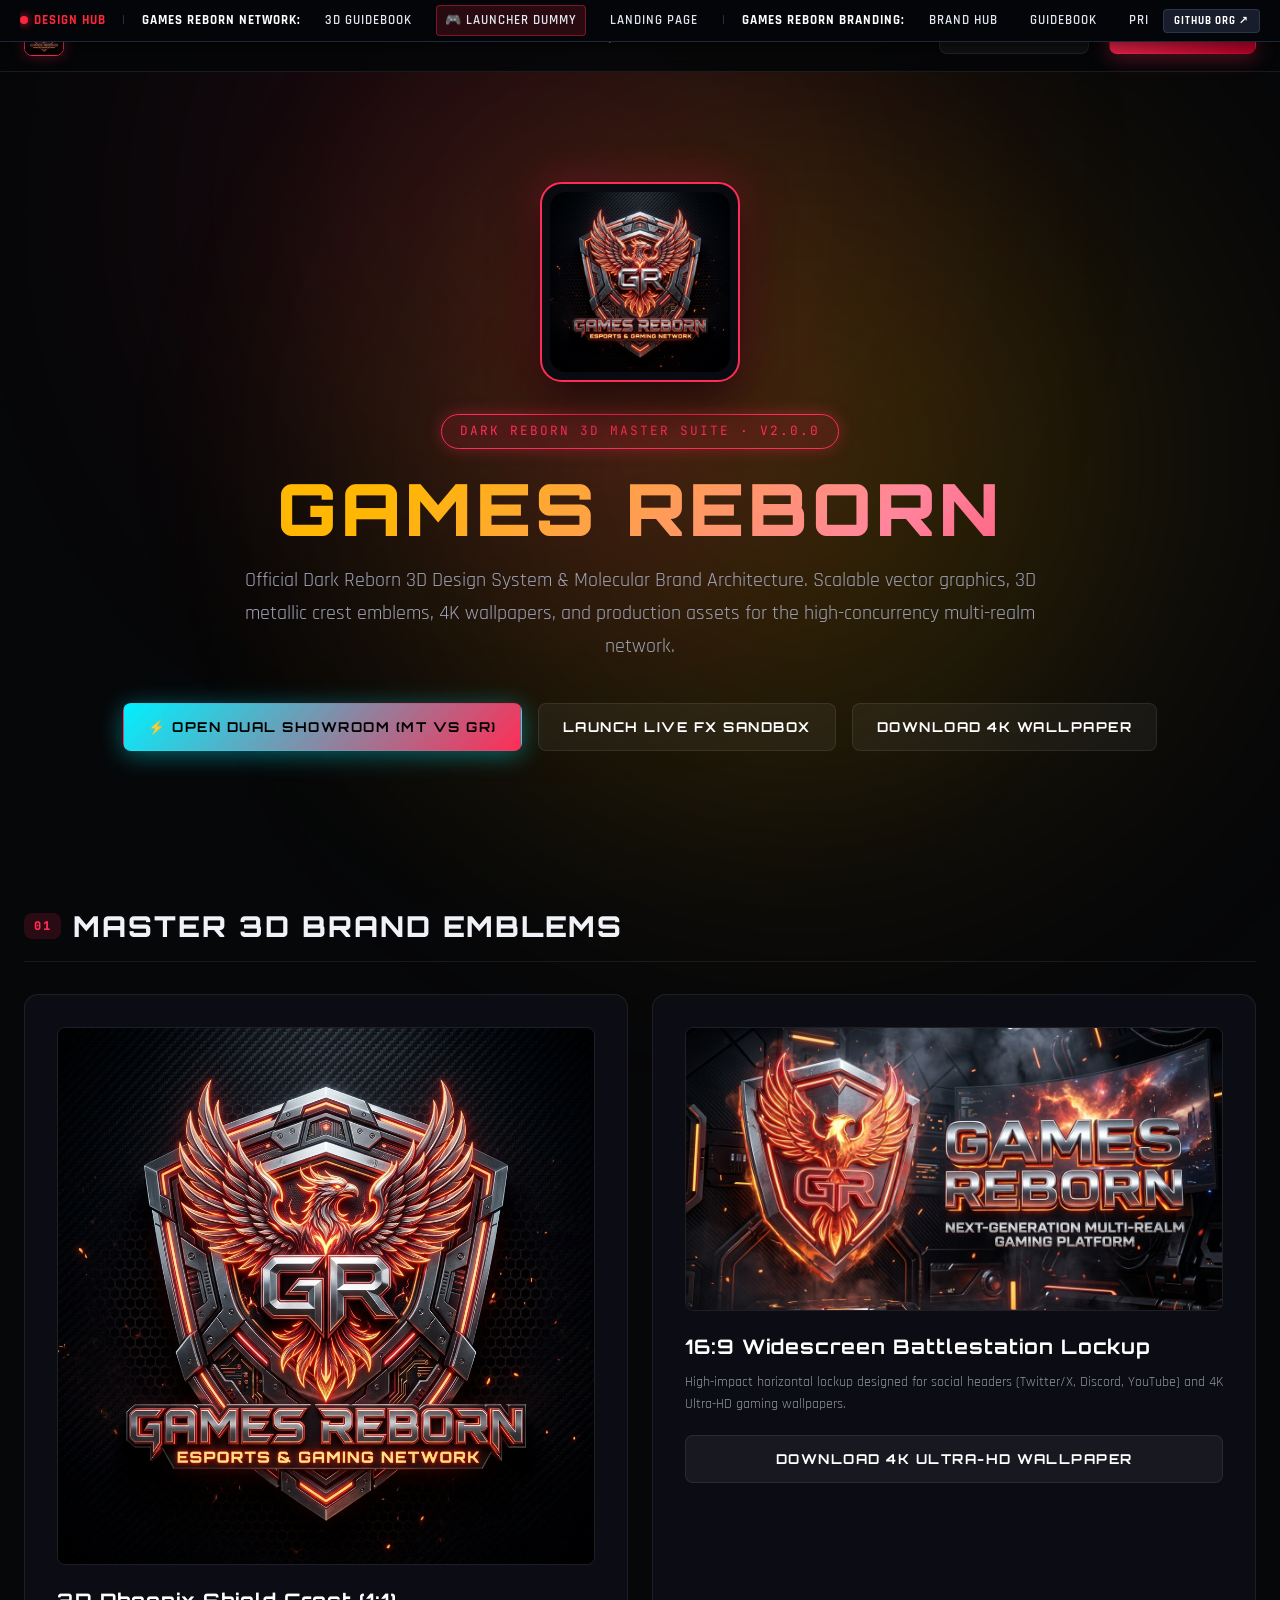
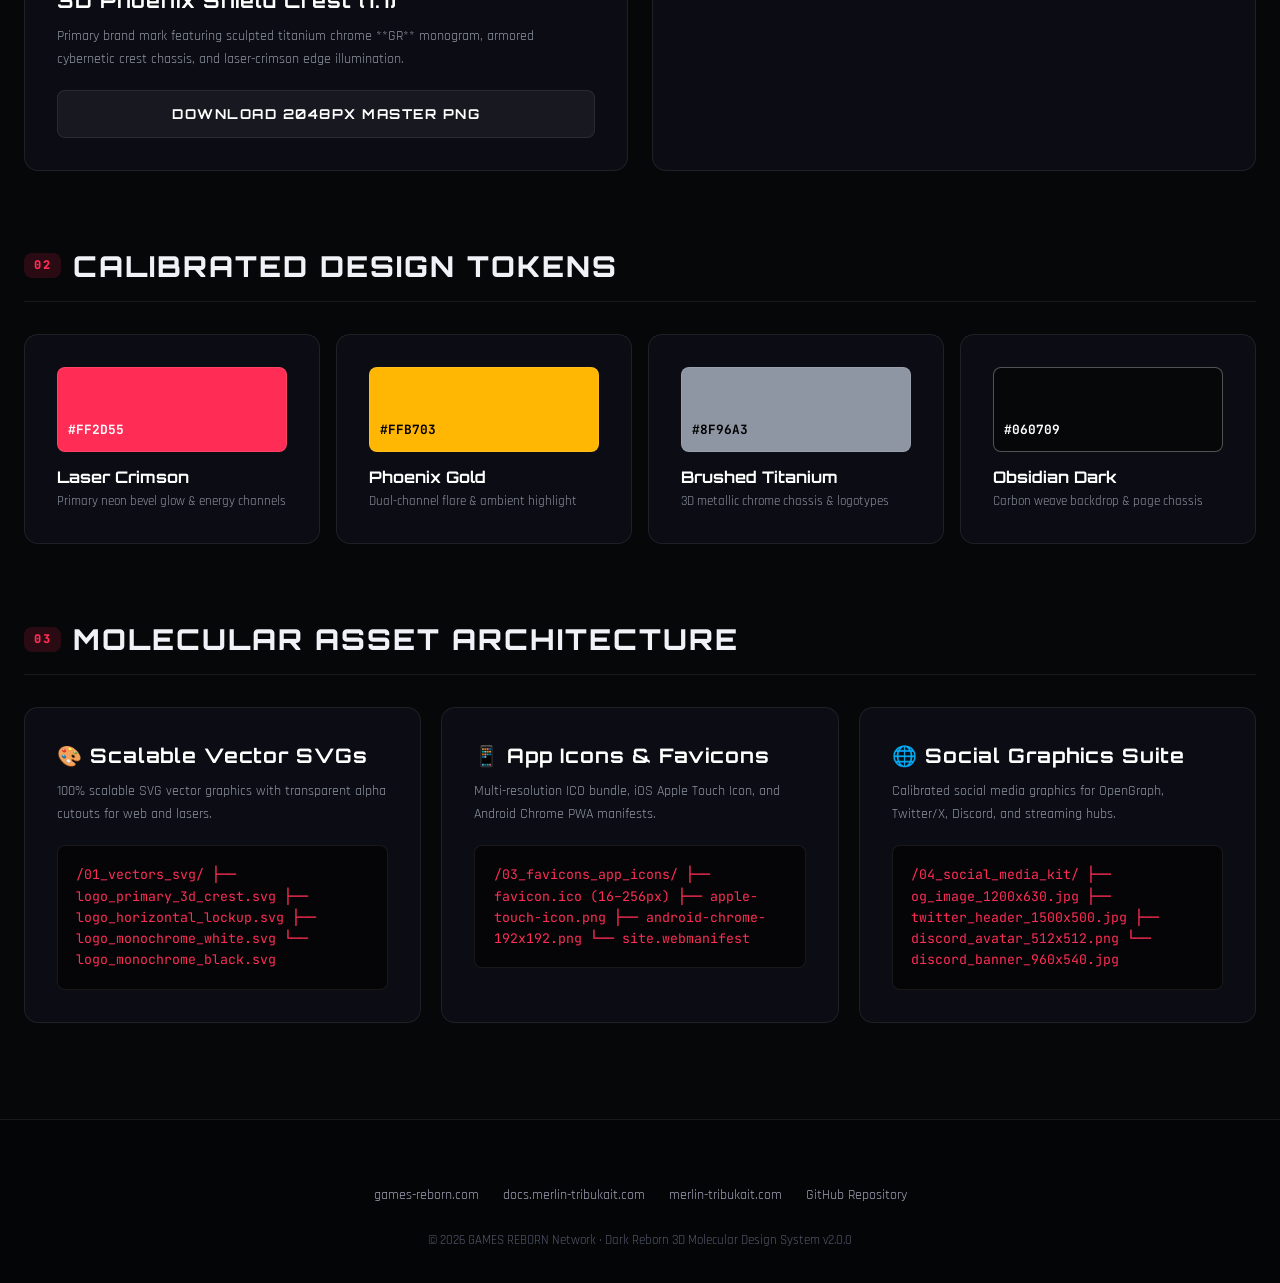
<file: index.html>
<!DOCTYPE html>
<html lang="en">
<head>
  <meta charset="UTF-8">
  <meta name="viewport" content="width=device-width, initial-scale=1.0">
  <title>GAMES REBORN · Official 3D Brand System & Design Standards</title>
  <!-- Favicon Suite (100% True Alpha Transparent) -->
  <link rel="icon" type="image/png" sizes="32x32" href="favicon-32x32.png">
  <link rel="icon" type="image/png" sizes="16x16" href="favicon-16x16.png">
  <link rel="icon" type="image/x-icon" href="favicon.ico">
  <link rel="apple-touch-icon" sizes="180x180" href="apple-touch-icon.png">
  
  <!-- Open Graph -->
  <meta property="og:title" content="GAMES REBORN · Official 3D Brand System">
  <meta property="og:description" content="Explore official 3D metallic Phoenix crest emblems, design tokens, 4K wallpapers, and vector assets for the GAMES REBORN Network.">
  <meta property="og:image" content="reborn_3d_brand_system/04_social_media_kit/og_image_1200x630.jpg">

  <!-- Google Fonts: Alien / Space / Sci-Fi Typography Suite -->
  <link rel="preconnect" href="https://fonts.googleapis.com">
  <link rel="preconnect" href="https://fonts.gstatic.com" crossorigin>
  <link href="https://fonts.googleapis.com/css2?family=Audiowide&family=Orbitron:wght@600;700;800;900&family=Oxanium:wght@400;500;600;700;800&family=Rajdhani:wght@500;600;700&family=JetBrains+Mono:wght@400;600;700&display=swap" rel="stylesheet">
  
  <style>
    :root {
      --bg: #060709;
      --bg-card: rgba(14, 15, 22, 0.88);
      --bg-card-hover: rgba(22, 24, 35, 0.95);
      --surface: #10121a;
      
      --accent-crimson: #ff2d55;
      --accent-crimson-glow: rgba(255, 45, 85, 0.35);
      --accent-amber: #ffb703;
      --accent-amber-glow: rgba(255, 183, 3, 0.25);
      --accent-titanium: #8f96a3;
      
      --border-subtle: rgba(255, 255, 255, 0.08);
      --border-glow: rgba(255, 45, 85, 0.4);
      
      --font-display: 'Orbitron', 'Audiowide', sans-serif;
      --font-tech: 'Oxanium', 'Rajdhani', sans-serif;
      --font-body: 'Rajdhani', -apple-system, BlinkMacSystemFont, sans-serif;
      --font-mono: 'JetBrains Mono', monospace;
      
      --radius-sm: 8px;
      --radius-md: 14px;
      --radius-lg: 22px;
      --radius-full: 9999px;
    }

    * { box-sizing: border-box; margin: 0; padding: 0; }

    body {
      background-color: var(--bg);
      color: #f0f2f8;
      font-family: var(--font-body);
      line-height: 1.6;
      overflow-x: hidden;
      -webkit-font-smoothing: antialiased;
    }

    /* Ambient Spotlight Follower */
    .spotlight {
      position: fixed;
      top: 0; left: 0; width: 100vw; height: 100vh;
      pointer-events: none;
      background: radial-gradient(650px circle at var(--mouse-x, 50vw) var(--mouse-y, 50vh), rgba(255, 45, 85, 0.08), rgba(255, 183, 3, 0.03) 40%, transparent 80%);
      z-index: 0;
    }

    /* Background Ambient Glows */
    .glow-orb {
      position: fixed;
      border-radius: 50%;
      filter: blur(140px);
      opacity: 0.15;
      pointer-events: none;
      z-index: 0;
    }
    .glow-orb-1 { top: -10%; left: 20%; width: 600px; height: 600px; background: var(--accent-crimson); }
    .glow-orb-2 { bottom: 10%; right: 10%; width: 700px; height: 700px; background: var(--accent-amber); }

    .container {
      max-width: 1280px;
      margin: 0 auto;
      padding: 0 1.5rem;
      position: relative;
      z-index: 2;
    }

    /* Top Navigation */
    .navbar {
      position: fixed;
      top: 0; left: 0; right: 0;
      z-index: 1000;
      background: rgba(6, 7, 9, 0.92);
      backdrop-filter: blur(20px);
      border-bottom: 1px solid var(--border-subtle);
      height: 72px;
      display: flex;
      align-items: center;
    }
    .nav-container {
      display: flex;
      align-items: center;
      justify-content: space-between;
      width: 100%;
    }
    .nav-brand {
      display: flex;
      align-items: center;
      gap: 0.85rem;
      text-decoration: none;
      color: #fff;
    }
    .brand-crest-icon {
      width: 40px;
      height: 40px;
      border-radius: var(--radius-sm);
      border: 1px solid var(--accent-crimson);
      box-shadow: 0 0 14px var(--accent-crimson-glow);
      overflow: hidden;
      background: #000;
    }
    .brand-crest-icon img {
      width: 100%; height: 100%; object-fit: cover;
    }
    .brand-title {
      font-family: var(--font-display);
      font-weight: 800;
      font-size: 1.1rem;
      letter-spacing: 1.5px;
      color: #fff;
    }
    .nav-links {
      display: flex;
      align-items: center;
      gap: 1.25rem;
      list-style: none;
    }
    .nav-link {
      color: #a0a4b8;
      font-size: 0.88rem;
      text-decoration: none;
      font-weight: 500;
      transition: color 0.2s ease;
    }
    .nav-link:hover { color: #fff; }

    /* Buttons */
    .btn {
      display: inline-flex;
      align-items: center;
      justify-content: center;
      gap: 0.5rem;
      padding: 0.75rem 1.5rem;
      font-family: var(--font-display);
      font-size: 0.85rem;
      font-weight: 700;
      letter-spacing: 1.5px;
      text-transform: uppercase;
      text-decoration: none;
      border-radius: var(--radius-sm);
      cursor: pointer;
      transition: all 0.3s cubic-bezier(0.16, 1, 0.3, 1);
      border: 1px solid transparent;
      white-space: nowrap;
    }
    .btn-primary {
      background: linear-gradient(135deg, var(--accent-crimson), #c00028);
      color: #fff;
      box-shadow: 0 4px 20px var(--accent-crimson-glow);
    }
    .btn-primary:hover {
      background: linear-gradient(135deg, #ff4d70, #e60036);
      box-shadow: 0 8px 30px rgba(255, 45, 85, 0.6);
      transform: translateY(-2px);
    }
    .btn-secondary {
      background: rgba(255, 255, 255, 0.05);
      border-color: var(--border-subtle);
      color: #fff;
    }
    .btn-secondary:hover {
      background: rgba(255, 255, 255, 0.1);
      border-color: var(--accent-crimson);
      transform: translateY(-2px);
    }

    /* Hero Section */
    .hero {
      padding: 140px 0 80px;
      text-align: center;
      position: relative;
    }
    .hero-crest-wrap {
      margin-bottom: 2rem;
      display: inline-flex;
      position: relative;
    }
    .hero-crest-badge {
      width: clamp(140px, 20vw, 200px);
      height: clamp(140px, 20vw, 200px);
      border-radius: var(--radius-lg);
      border: 2px solid var(--accent-crimson);
      box-shadow: 0 16px 48px rgba(0, 0, 0, 0.8), 0 0 40px var(--accent-crimson-glow);
      background: #0a0b10;
      padding: 8px;
      transition: transform 0.4s ease, box-shadow 0.4s ease;
      cursor: pointer;
    }
    .hero-crest-badge:hover {
      transform: scale(1.06) rotate(1deg);
      box-shadow: 0 24px 60px rgba(0, 0, 0, 0.9), 0 0 60px rgba(255, 45, 85, 0.7);
    }
    .hero-crest-badge img {
      width: 100%; height: 100%; object-fit: cover; border-radius: calc(var(--radius-lg) - 6px);
    }
    .badge-tag {
      display: inline-flex;
      align-items: center;
      gap: 0.5rem;
      font-family: var(--font-mono);
      font-size: 0.8rem;
      letter-spacing: 2px;
      text-transform: uppercase;
      color: var(--accent-crimson);
      background: rgba(255, 45, 85, 0.12);
      border: 1px solid var(--accent-crimson);
      padding: 0.4rem 1.1rem;
      border-radius: var(--radius-full);
      margin-bottom: 1.25rem;
      box-shadow: 0 0 16px var(--accent-crimson-glow);
    }
    .hero-title {
      font-family: var(--font-display);
      font-size: clamp(2.5rem, 6vw, 4.5rem);
      font-weight: 900;
      letter-spacing: 4px;
      text-transform: uppercase;
      background: linear-gradient(135deg, var(--accent-amber) 30%, #ff859d 70%, var(--accent-crimson) 100%);
      -webkit-background-clip: text;
      -webkit-text-fill-color: transparent;
      margin-bottom: 1rem;
      line-height: 1.1;
    }
    .hero-subtitle {
      font-size: clamp(1.05rem, 2.5vw, 1.25rem);
      color: #a0a4b8;
      max-width: 820px;
      margin: 0 auto 2.5rem;
      line-height: 1.65;
    }
    .hero-actions {
      display: flex;
      align-items: center;
      justify-content: center;
      gap: 1rem;
      flex-wrap: wrap;
    }

    /* Section Cards Grid */
    .section-title {
      font-family: var(--font-display);
      font-size: 1.8rem;
      font-weight: 800;
      letter-spacing: 2px;
      text-transform: uppercase;
      margin: 4.5rem 0 2rem;
      display: flex;
      align-items: center;
      gap: 0.75rem;
      border-bottom: 1px solid var(--border-subtle);
      padding-bottom: 0.75rem;
    }
    .section-tag {
      font-family: var(--font-mono);
      font-size: 0.75rem;
      color: var(--accent-crimson);
      background: rgba(255, 45, 85, 0.15);
      padding: 0.2rem 0.6rem;
      border-radius: var(--radius-sm);
    }
    .grid-2 { display: grid; grid-template-columns: repeat(auto-fit, minmax(min(100%, 320px), 1fr)); gap: 1.5rem; }
    .grid-3 { display: grid; grid-template-columns: repeat(auto-fit, minmax(min(100%, 260px), 1fr)); gap: 1.25rem; }
    .grid-4 { display: grid; grid-template-columns: repeat(auto-fit, minmax(min(100%, 180px), 1fr)); gap: 1rem; }

    .card {
      background: var(--bg-card);
      border: 1px solid var(--border-subtle);
      border-radius: var(--radius-md);
      padding: 2rem;
      backdrop-filter: blur(16px);
      transition: all 0.3s cubic-bezier(0.16, 1, 0.3, 1);
      position: relative;
    }
    .card:hover {
      background: var(--bg-card-hover);
      border-color: var(--accent-crimson);
      box-shadow: 0 16px 40px rgba(0, 0, 0, 0.7), 0 0 30px var(--accent-crimson-glow);
      transform: translateY(-4px);
    }
    .card-preview {
      width: 100%;
      border-radius: var(--radius-sm);
      border: 1px solid var(--border-subtle);
      margin-bottom: 1.25rem;
      display: block;
    }
    .card-title {
      font-family: var(--font-display);
      font-size: 1.25rem;
      font-weight: 700;
      letter-spacing: 1px;
      color: #fff;
      margin-bottom: 0.5rem;
    }
    .card-desc {
      color: #8f96a3;
      font-size: 0.9rem;
      line-height: 1.55;
      margin-bottom: 1.25rem;
    }

    .swatch {
      height: 85px;
      border-radius: var(--radius-sm);
      margin-bottom: 0.85rem;
      display: flex;
      align-items: flex-end;
      padding: 0.65rem;
      font-family: var(--font-mono);
      font-size: 0.8rem;
      font-weight: 700;
      border: 1px solid rgba(255, 255, 255, 0.1);
    }

    .code-tree {
      background: #050508;
      border: 1px solid var(--border-subtle);
      border-radius: var(--radius-sm);
      padding: 1.15rem;
      font-family: var(--font-mono);
      font-size: 0.825rem;
      color: var(--accent-crimson);
      overflow-x: auto;
      line-height: 1.6;
    }

    /* Footer */
    footer {
      border-top: 1px solid var(--border-subtle);
      padding: 4rem 0 2rem;
      margin-top: 6rem;
      background: #040507;
      text-align: center;
    }
    .footer-links {
      display: flex;
      justify-content: center;
      gap: 1.5rem;
      margin-bottom: 1.5rem;
      flex-wrap: wrap;
    }
    .footer-link {
      color: #a0a4b8;
      text-decoration: none;
      font-size: 0.88rem;
    }
    .footer-link:hover { color: var(--accent-crimson); }
    .footer-copy {
      color: #555a6d;
      font-size: 0.825rem;
    }

    @media (max-width: 768px) {
      .container { padding: 0 1rem; }
      .hero { padding: 4rem 0 2rem; }
      .hero-badge { font-size: 0.72rem; }
      .hero-title { font-size: clamp(1.85rem, 7vw, 2.6rem); }
      .hero-desc { font-size: 0.92rem; }
      .btn-row { flex-direction: column; width: 100%; gap: 0.65rem; }
      .btn { width: 100%; min-height: 44px; }
      .card { padding: 1.25rem; }
      .grid-2, .grid-3, .grid-4 { grid-template-columns: 1fr; }
    }
  </style>
</head>
<body>
<!-- GLOBAL DESIGN NETWORK TOPBAR -->
<div id="gr-global-nav-topbar" style="position:sticky; top:0; left:0; width:100%; z-index:999999; background:#040508; border-bottom:1px solid #1e2638; font-family:'Rajdhani',system-ui,-apple-system,sans-serif; font-size:13px; font-weight:600; letter-spacing:1px; text-transform:uppercase; color:#8f96a3; display:flex; align-items:center; justify-content:space-between; padding:0 20px; height:42px; box-shadow:0 4px 20px rgba(0,0,0,0.6); box-sizing:border-box;">
  <div style="display:flex; align-items:center; gap:16px; overflow-x:auto; white-space:nowrap; padding:4px 0;">
    <span style="color:#ff263b; font-weight:800; display:inline-flex; align-items:center; gap:6px;">
      <span style="display:inline-block; width:8px; height:8px; background:#ff263b; border-radius:50%; box-shadow:0 0 8px #ff263b;"></span>
      DESIGN HUB
    </span>
    <span style="color:#2b354c;">|</span>
    <span style="color:#fff; font-weight:700;">GAMES REBORN NETWORK:</span>
    <a href="https://games-reborn-network.github.io/design/" style="color:#e2e6f0; text-decoration:none; padding:4px 8px; border-radius:4px; transition:0.2s;" onmouseover="this.style.color='#ff263b'; this.style.background='#131824';" onmouseout="this.style.color='#e2e6f0'; this.style.background='transparent';">3D Guidebook</a>
    <a href="https://games-reborn-network.github.io/design/launcher.html" style="color:#e2e6f0; text-decoration:none; padding:4px 8px; border-radius:4px; transition:0.2s; background:rgba(255,42,68,0.15); border:1px solid rgba(255,42,68,0.4);" onmouseover="this.style.color='#ff263b';" onmouseout="this.style.color='#e2e6f0';">🎮 Launcher Dummy</a>
    <a href="https://games-reborn-network.github.io/design/landing.html" style="color:#e2e6f0; text-decoration:none; padding:4px 8px; border-radius:4px; transition:0.2s;" onmouseover="this.style.color='#ff263b'; this.style.background='#131824';" onmouseout="this.style.color='#e2e6f0'; this.style.background='transparent';">Landing Page</a>
    <span style="color:#2b354c;">|</span>
    <span style="color:#fff; font-weight:700;">GAMES REBORN BRANDING:</span>
    <a href="https://merlin-tribukait.github.io/games-reborn-branding/" style="color:#e2e6f0; text-decoration:none; padding:4px 8px; border-radius:4px; transition:0.2s;" onmouseover="this.style.color='#38bdf8'; this.style.background='#131824';" onmouseout="this.style.color='#e2e6f0'; this.style.background='transparent';">Brand Hub</a>
    <a href="https://merlin-tribukait.github.io/games-reborn-branding/BRAND_GUIDEBOOK.html" style="color:#e2e6f0; text-decoration:none; padding:4px 8px; border-radius:4px; transition:0.2s;" onmouseover="this.style.color='#38bdf8'; this.style.background='#131824';" onmouseout="this.style.color='#e2e6f0'; this.style.background='transparent';">Guidebook</a>
    <a href="https://merlin-tribukait.github.io/games-reborn-branding/reborn_prime_landing_page.html" style="color:#e2e6f0; text-decoration:none; padding:4px 8px; border-radius:4px; transition:0.2s;" onmouseover="this.style.color='#38bdf8'; this.style.background='#131824';" onmouseout="this.style.color='#e2e6f0'; this.style.background='transparent';">Prime Landing</a>
    <a href="https://merlin-tribukait.github.io/games-reborn-branding/showroom.html" style="color:#e2e6f0; text-decoration:none; padding:4px 8px; border-radius:4px; transition:0.2s;" onmouseover="this.style.color='#38bdf8'; this.style.background='#131824';" onmouseout="this.style.color='#e2e6f0'; this.style.background='transparent';">Showroom</a>
    <a href="https://merlin-tribukait.github.io/games-reborn-branding/launcher.html" style="color:#e2e6f0; text-decoration:none; padding:4px 8px; border-radius:4px; transition:0.2s;" onmouseover="this.style.color='#38bdf8'; this.style.background='#131824';" onmouseout="this.style.color='#e2e6f0'; this.style.background='transparent';">Launcher</a>
    <a href="https://merlin-tribukait.github.io/games-reborn-branding/variant1_orange_hex.html" style="color:#e2e6f0; text-decoration:none; padding:4px 8px; border-radius:4px; transition:0.2s;" onmouseover="this.style.color='#f59e0b'; this.style.background='#131824';" onmouseout="this.style.color='#e2e6f0'; this.style.background='transparent';">Orange Hex</a>
    <a href="https://merlin-tribukait.github.io/games-reborn-branding/variant2_red_shield.html" style="color:#e2e6f0; text-decoration:none; padding:4px 8px; border-radius:4px; transition:0.2s;" onmouseover="this.style.color='#ef4444'; this.style.background='#131824';" onmouseout="this.style.color='#e2e6f0'; this.style.background='transparent';">Red Shield</a>
    <a href="https://merlin-tribukait.github.io/games-reborn-branding/variant3_dark_red.html" style="color:#e2e6f0; text-decoration:none; padding:4px 8px; border-radius:4px; transition:0.2s;" onmouseover="this.style.color='#b91c1c'; this.style.background='#131824';" onmouseout="this.style.color='#e2e6f0'; this.style.background='transparent';">Dark Red</a>
    <span style="color:#2b354c;">|</span>
    <span style="color:#fff; font-weight:700;">PERSONAL BRAND:</span>
    <a href="https://merlin-tribukait.github.io/merlin-tribukait-branding/" style="color:#e2e6f0; text-decoration:none; padding:4px 8px; border-radius:4px; transition:0.2s;" onmouseover="this.style.color='#a855f7'; this.style.background='#131824';" onmouseout="this.style.color='#e2e6f0'; this.style.background='transparent';">Merlin Hub</a>
    <a href="https://merlin-tribukait.github.io/merlin-tribukait-branding/BRAND_GUIDEBOOK.html" style="color:#e2e6f0; text-decoration:none; padding:4px 8px; border-radius:4px; transition:0.2s;" onmouseover="this.style.color='#a855f7'; this.style.background='#131824';" onmouseout="this.style.color='#e2e6f0'; this.style.background='transparent';">Guidebook</a>
    <a href="https://merlin-tribukait.github.io/merlin-tribukait-branding/showroom.html" style="color:#e2e6f0; text-decoration:none; padding:4px 8px; border-radius:4px; transition:0.2s;" onmouseover="this.style.color='#a855f7'; this.style.background='#131824';" onmouseout="this.style.color='#e2e6f0'; this.style.background='transparent';">Showroom</a>
    <a href="https://merlin-tribukait.github.io/merlin-tribukait-branding/launcher.html" style="color:#e2e6f0; text-decoration:none; padding:4px 8px; border-radius:4px; transition:0.2s;" onmouseover="this.style.color='#a855f7'; this.style.background='#131824';" onmouseout="this.style.color='#e2e6f0'; this.style.background='transparent';">Launcher</a>
  </div>
  <div style="flex-shrink:0; margin-left:15px;">
    <a href="https://github.com/GAMES-Reborn-Network" target="_blank" style="background:#171d2b; color:#fff; padding:4px 10px; border-radius:4px; text-decoration:none; border:1px solid #2b354c; font-size:11px; font-weight:700;">GitHub Org ↗</a>
  </div>
</div>
<!-- /GLOBAL DESIGN NETWORK TOPBAR -->
  <div class="spotlight"></div>
  <div class="glow-orb glow-orb-1"></div>
  <div class="glow-orb glow-orb-2"></div>

  <!-- Navbar -->
  <nav class="navbar">
    <div class="container nav-container">
      <a href="#" class="nav-brand">
        <div class="brand-crest-icon">
          <img src="reborn_3d_brand_system/02_raster_png/logo_64x64.png" srcset="reborn_3d_brand_system/02_raster_png/logo_32x32.png 32w, reborn_3d_brand_system/02_raster_png/logo_64x64.png 64w, reborn_3d_brand_system/02_raster_png/logo_128x128.png 128w" sizes="38px" width="38" height="38" alt="GR Crest">
        </div>
        <span class="brand-title">GAMES REBORN</span>
      </a>
      <ul class="nav-links">
        <li><a href="showroom.html" class="nav-link" style="color: #ffb703; font-weight: 700;">⚡ Dual Showroom</a></li>
        <li><a href="#assets" class="nav-link">Assets</a></li>
        <li><a href="#tokens" class="nav-link">Tokens</a></li>
        <li><a href="#showcase" class="nav-link">FX Sandbox</a></li>
        <li><a href="https://games-reborn.com" target="_blank" class="btn btn-secondary" style="padding: 0.45rem 1rem; font-size: 0.78rem;">Live Portal</a></li>
        <li><a href="https://github.com/merlin-tribukait/games-reborn-branding" target="_blank" class="btn btn-primary" style="padding: 0.45rem 1rem; font-size: 0.78rem;">GitHub Repo</a></li>
      </ul>
    </div>
  </nav>

  <div class="container">
    <!-- Hero Section -->
    <section class="hero">
      <div class="hero-crest-wrap">
        <div class="hero-crest-badge">
          <img src="reborn_3d_brand_system/02_raster_png/logo_512x512.png" srcset="reborn_3d_brand_system/02_raster_png/logo_256x256.png 256w, reborn_3d_brand_system/02_raster_png/logo_512x512.png 512w, reborn_3d_brand_system/02_raster_png/logo_1024x1024.png 1024w" sizes="(max-width: 768px) 160px, 280px" width="280" height="280" alt="Games Reborn 3D Phoenix Crest" fetchpriority="high">
        </div>
      </div>
      <br>
      <div class="badge-tag">DARK REBORN 3D MASTER SUITE · V2.0.0</div>
      <h1 class="hero-title">GAMES REBORN</h1>
      <p class="hero-subtitle">
        Official Dark Reborn 3D Design System & Molecular Brand Architecture. Scalable vector graphics, 3D metallic crest emblems, 4K wallpapers, and production assets for the high-concurrency multi-realm network.
      </p>
      <div class="hero-actions">
        <a href="showroom.html" class="btn btn-primary" style="background: linear-gradient(135deg, #00f0ff, #ff2d55); color: #000; box-shadow: 0 4px 25px rgba(0, 240, 255, 0.4);">⚡ Open Dual Showroom (MT vs GR)</a>
        <a href="reborn_3d_brand_system/08_effects_showcase/index.html" class="btn btn-secondary">Launch Live FX Sandbox</a>
        <a href="reborn_3d_brand_system/05_wallpapers_4k/wallpaper_4k_3840x2160.jpg" target="_blank" class="btn btn-secondary">Download 4K Wallpaper</a>
      </div>
    </section>

    <!-- SECTION 1: MASTER 3D BRAND EMBLEMS -->
    <h2 class="section-title" id="assets"><span class="section-tag">01</span> Master 3D Brand Emblems</h2>
    <div class="grid-2">
      <div class="card">
        <img src="reborn_3d_brand_system/02_raster_png/logo_1024x1024.png" alt="3D Phoenix Crest" class="card-preview">
        <h3 class="card-title">3D Phoenix Shield Crest (1:1)</h3>
        <p class="card-desc">
          Primary brand mark featuring sculpted titanium chrome **GR** monogram, armored cybernetic crest chassis, and laser-crimson edge illumination.
        </p>
        <a href="reborn_3d_brand_system/02_raster_png/logo_2048x2048.png" target="_blank" class="btn btn-secondary" style="width: 100%;">Download 2048px Master PNG</a>
      </div>

      <div class="card">
        <img src="reborn_3d_brand_system/04_social_media_kit/og_image_1200x630.jpg" alt="16:9 Banner" class="card-preview">
        <h3 class="card-title">16:9 Widescreen Battlestation Lockup</h3>
        <p class="card-desc">
          High-impact horizontal lockup designed for social headers (Twitter/X, Discord, YouTube) and 4K Ultra-HD gaming wallpapers.
        </p>
        <a href="reborn_3d_brand_system/05_wallpapers_4k/wallpaper_4k_3840x2160.jpg" target="_blank" class="btn btn-secondary" style="width: 100%;">Download 4K Ultra-HD Wallpaper</a>
      </div>
    </div>

    <!-- SECTION 2: MOLECULAR TOKENS -->
    <h2 class="section-title" id="tokens"><span class="section-tag">02</span> Calibrated Design Tokens</h2>
    <div class="grid-4">
      <div class="card">
        <div class="swatch" style="background: #ff2d55; color: #fff;">#FF2D55</div>
        <h4 style="font-family: var(--font-display); font-size: 1rem; color: #fff;">Laser Crimson</h4>
        <p style="font-size: 0.8rem; color: #8f96a3;">Primary neon bevel glow & energy channels</p>
      </div>
      <div class="card">
        <div class="swatch" style="background: #ffb703; color: #000;">#FFB703</div>
        <h4 style="font-family: var(--font-display); font-size: 1rem; color: #fff;">Phoenix Gold</h4>
        <p style="font-size: 0.8rem; color: #8f96a3;">Dual-channel flare & ambient highlight</p>
      </div>
      <div class="card">
        <div class="swatch" style="background: #8f96a3; color: #000;">#8F96A3</div>
        <h4 style="font-family: var(--font-display); font-size: 1rem; color: #fff;">Brushed Titanium</h4>
        <p style="font-size: 0.8rem; color: #8f96a3;">3D metallic chrome chassis & logotypes</p>
      </div>
      <div class="card">
        <div class="swatch" style="background: #060709; color: #fff; border-color: rgba(255,255,255,0.3);">#060709</div>
        <h4 style="font-family: var(--font-display); font-size: 1rem; color: #fff;">Obsidian Dark</h4>
        <p style="font-size: 0.8rem; color: #8f96a3;">Carbon weave backdrop & page chassis</p>
      </div>
    </div>

    <!-- SECTION 3: REPOSITORY ASSET PACKAGES -->
    <h2 class="section-title" id="showcase"><span class="section-tag">03</span> Molecular Asset Architecture</h2>
    <div class="grid-3">
      <div class="card">
        <h3 class="card-title">🎨 Scalable Vector SVGs</h3>
        <p class="card-desc">100% scalable SVG vector graphics with transparent alpha cutouts for web and lasers.</p>
        <div class="code-tree">/01_vectors_svg/
├── logo_primary_3d_crest.svg
├── logo_horizontal_lockup.svg
├── logo_monochrome_white.svg
└── logo_monochrome_black.svg</div>
      </div>

      <div class="card">
        <h3 class="card-title">📱 App Icons & Favicons</h3>
        <p class="card-desc">Multi-resolution ICO bundle, iOS Apple Touch Icon, and Android Chrome PWA manifests.</p>
        <div class="code-tree">/03_favicons_app_icons/
├── favicon.ico (16–256px)
├── apple-touch-icon.png
├── android-chrome-192x192.png
└── site.webmanifest</div>
      </div>

      <div class="card">
        <h3 class="card-title">🌐 Social Graphics Suite</h3>
        <p class="card-desc">Calibrated social media graphics for OpenGraph, Twitter/X, Discord, and streaming hubs.</p>
        <div class="code-tree">/04_social_media_kit/
├── og_image_1200x630.jpg
├── twitter_header_1500x500.jpg
├── discord_avatar_512x512.png
└── discord_banner_960x540.jpg</div>
      </div>
    </div>
  </div>

  <!-- Footer -->
  <footer>
    <div class="container">
      <div class="footer-links">
        <a href="https://games-reborn.com" target="_blank" class="footer-link">games-reborn.com</a>
        <a href="https://docs.merlin-tribukait.com" target="_blank" class="footer-link">docs.merlin-tribukait.com</a>
        <a href="https://merlin-tribukait.com" target="_blank" class="footer-link">merlin-tribukait.com</a>
        <a href="https://github.com/merlin-tribukait/games-reborn-branding" target="_blank" class="footer-link">GitHub Repository</a>
      </div>
      <p class="footer-copy">
        © 2026 GAMES REBORN Network · Dark Reborn 3D Molecular Design System v2.0.0
      </p>
    </div>
  </footer>

  <script>
    window.addEventListener('mousemove', (e) => {
      document.documentElement.style.setProperty('--mouse-x', `${e.clientX}px`);
      document.documentElement.style.setProperty('--mouse-y', `${e.clientY}px`);
    }, { passive: true });
  </script>
</body>
</html>
</file>
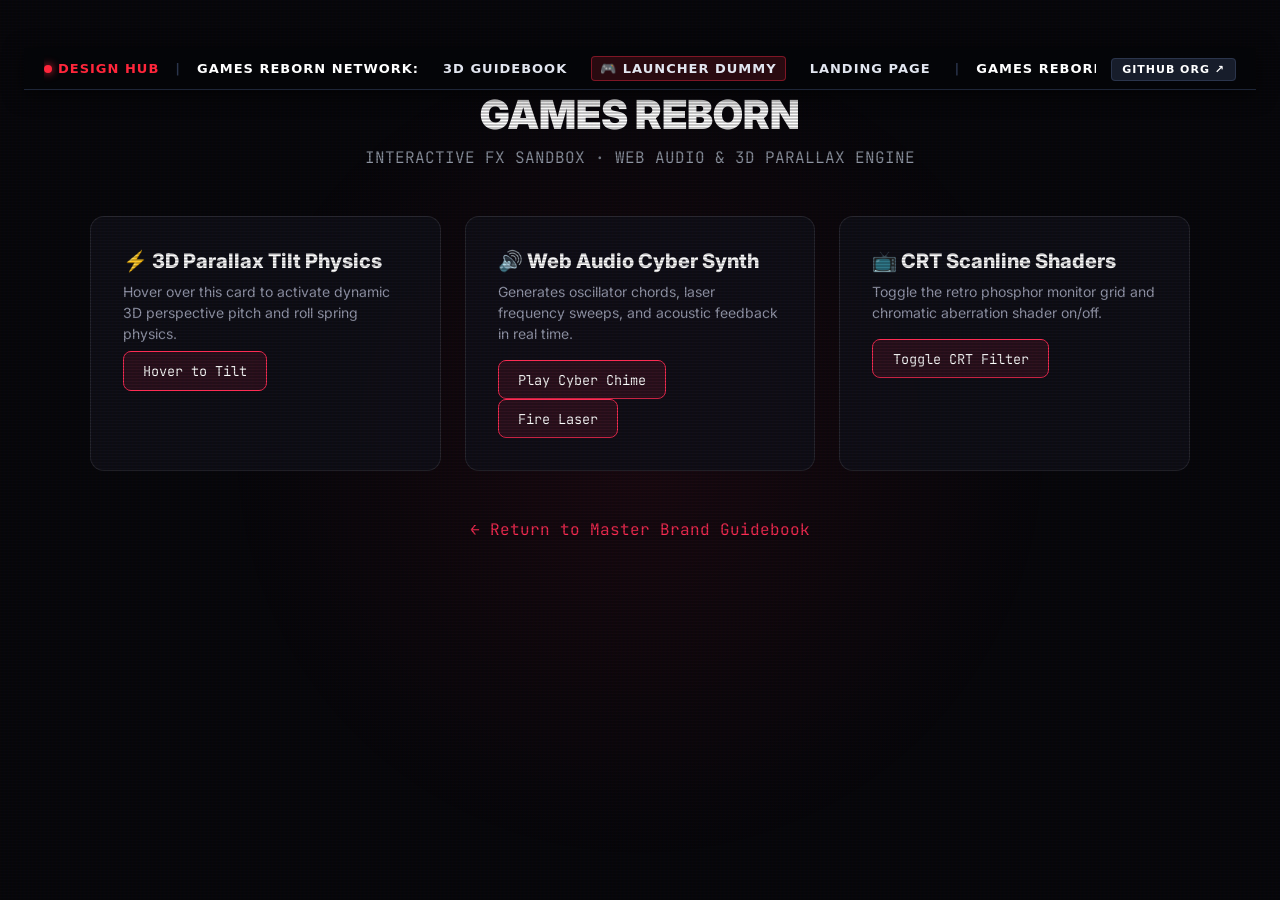
<file: 08_effects_showcase/index.html>
<!DOCTYPE html>
<html lang="en">
<head>
  <meta charset="UTF-8">
  <meta name="viewport" content="width=device-width, initial-scale=1.0">
  <title>GAMES REBORN · Interactive Visual & Audio Effects Showcase</title>
  <link rel="preconnect" href="https://fonts.googleapis.com">
  <link rel="preconnect" href="https://fonts.gstatic.com" crossorigin>
  <link href="https://fonts.googleapis.com/css2?family=Inter:wght@400;600;800;900&family=JetBrains+Mono:wght@400;700&display=swap" rel="stylesheet">
  <style>
    * { box-sizing: border-box; margin: 0; padding: 0; }
    body {
      background: #08080c;
      color: #fff;
      font-family: 'Inter', sans-serif;
      overflow-x: hidden;
      min-height: 100vh;
      padding: 3rem 1.5rem;
    }
    .scanlines {
      position: fixed; inset: 0; pointer-events: none; z-index: 999;
      background: linear-gradient(rgba(18, 16, 16, 0) 50%, rgba(0, 0, 0, 0.3) 50%), linear-gradient(90deg, rgba(255, 0, 0, 0.03), rgba(0, 255, 0, 0.01), rgba(0, 0, 255, 0.03));
      background-size: 100% 3px, 4px 100%;
      opacity: 0.7;
    }
    .spotlight {
      position: fixed; inset: 0; pointer-events: none; z-index: 1;
      background: radial-gradient(550px circle at var(--mouse-x, 50vw) var(--mouse-y, 50vh), #ff2d5515, transparent 75%);
    }
    .container { max-width: 1100px; margin: 0 auto; position: relative; z-index: 2; }
    h1 { font-size: 2.5rem; font-weight: 900; margin-bottom: 0.5rem; text-align: center; }
    .subtitle { text-align: center; color: #8f96a3; margin-bottom: 3rem; font-family: 'JetBrains Mono', monospace; }
    .grid { display: grid; grid-template-columns: repeat(auto-fit, minmax(320px, 1fr)); gap: 1.5rem; }
    .fx-card {
      background: rgba(18, 18, 28, 0.85);
      border: 1px solid rgba(255, 255, 255, 0.1);
      border-radius: 14px;
      padding: 2rem;
      backdrop-filter: blur(16px);
      transition: transform 0.2s ease, border-color 0.2s ease, box-shadow 0.2s ease;
      cursor: pointer;
      transform-style: preserve-3d;
    }
    .fx-card:hover {
      border-color: #ff2d55;
      box-shadow: 0 16px 40px rgba(0,0,0,0.7), 0 0 24px #ff2d5540;
    }
    .fx-title { font-size: 1.25rem; font-weight: 800; margin-bottom: 0.5rem; color: #fff; }
    .fx-desc { font-size: 0.875rem; color: #a0a4b8; line-height: 1.5; margin-bottom: 1rem; }
    .btn {
      background: #ff2d5520;
      border: 1px solid #ff2d55;
      color: #fff;
      padding: 0.6rem 1.2rem;
      border-radius: 8px;
      font-family: 'JetBrains Mono', monospace;
      font-size: 0.85rem;
      cursor: pointer;
      transition: all 0.2s ease;
    }
    .btn:hover {
      background: #ff2d55;
      color: #000;
      box-shadow: 0 0 16px #ff2d55;
    }
  </style>
</head>
<body>
<!-- GLOBAL DESIGN NETWORK TOPBAR -->
<div id="gr-global-nav-topbar" style="position:sticky; top:0; left:0; width:100%; z-index:999999; background:#040508; border-bottom:1px solid #1e2638; font-family:'Rajdhani',system-ui,-apple-system,sans-serif; font-size:13px; font-weight:600; letter-spacing:1px; text-transform:uppercase; color:#8f96a3; display:flex; align-items:center; justify-content:space-between; padding:0 20px; height:42px; box-shadow:0 4px 20px rgba(0,0,0,0.6); box-sizing:border-box;">
  <div style="display:flex; align-items:center; gap:16px; overflow-x:auto; white-space:nowrap; padding:4px 0;">
    <span style="color:#ff263b; font-weight:800; display:inline-flex; align-items:center; gap:6px;">
      <span style="display:inline-block; width:8px; height:8px; background:#ff263b; border-radius:50%; box-shadow:0 0 8px #ff263b;"></span>
      DESIGN HUB
    </span>
    <span style="color:#2b354c;">|</span>
    <span style="color:#fff; font-weight:700;">GAMES REBORN NETWORK:</span>
    <a href="https://games-reborn-network.github.io/design/" style="color:#e2e6f0; text-decoration:none; padding:4px 8px; border-radius:4px; transition:0.2s;" onmouseover="this.style.color='#ff263b'; this.style.background='#131824';" onmouseout="this.style.color='#e2e6f0'; this.style.background='transparent';">3D Guidebook</a>
    <a href="https://games-reborn-network.github.io/design/launcher.html" style="color:#e2e6f0; text-decoration:none; padding:4px 8px; border-radius:4px; transition:0.2s; background:rgba(255,42,68,0.15); border:1px solid rgba(255,42,68,0.4);" onmouseover="this.style.color='#ff263b';" onmouseout="this.style.color='#e2e6f0';">🎮 Launcher Dummy</a>
    <a href="https://games-reborn-network.github.io/design/landing.html" style="color:#e2e6f0; text-decoration:none; padding:4px 8px; border-radius:4px; transition:0.2s;" onmouseover="this.style.color='#ff263b'; this.style.background='#131824';" onmouseout="this.style.color='#e2e6f0'; this.style.background='transparent';">Landing Page</a>
    <span style="color:#2b354c;">|</span>
    <span style="color:#fff; font-weight:700;">GAMES REBORN BRANDING:</span>
    <a href="https://merlin-tribukait.github.io/games-reborn-branding/" style="color:#e2e6f0; text-decoration:none; padding:4px 8px; border-radius:4px; transition:0.2s;" onmouseover="this.style.color='#38bdf8'; this.style.background='#131824';" onmouseout="this.style.color='#e2e6f0'; this.style.background='transparent';">Brand Hub</a>
    <a href="https://merlin-tribukait.github.io/games-reborn-branding/BRAND_GUIDEBOOK.html" style="color:#e2e6f0; text-decoration:none; padding:4px 8px; border-radius:4px; transition:0.2s;" onmouseover="this.style.color='#38bdf8'; this.style.background='#131824';" onmouseout="this.style.color='#e2e6f0'; this.style.background='transparent';">Guidebook</a>
    <a href="https://merlin-tribukait.github.io/games-reborn-branding/reborn_prime_landing_page.html" style="color:#e2e6f0; text-decoration:none; padding:4px 8px; border-radius:4px; transition:0.2s;" onmouseover="this.style.color='#38bdf8'; this.style.background='#131824';" onmouseout="this.style.color='#e2e6f0'; this.style.background='transparent';">Prime Landing</a>
    <a href="https://merlin-tribukait.github.io/games-reborn-branding/showroom.html" style="color:#e2e6f0; text-decoration:none; padding:4px 8px; border-radius:4px; transition:0.2s;" onmouseover="this.style.color='#38bdf8'; this.style.background='#131824';" onmouseout="this.style.color='#e2e6f0'; this.style.background='transparent';">Showroom</a>
    <a href="https://merlin-tribukait.github.io/games-reborn-branding/launcher.html" style="color:#e2e6f0; text-decoration:none; padding:4px 8px; border-radius:4px; transition:0.2s;" onmouseover="this.style.color='#38bdf8'; this.style.background='#131824';" onmouseout="this.style.color='#e2e6f0'; this.style.background='transparent';">Launcher</a>
    <a href="https://merlin-tribukait.github.io/games-reborn-branding/variant1_orange_hex.html" style="color:#e2e6f0; text-decoration:none; padding:4px 8px; border-radius:4px; transition:0.2s;" onmouseover="this.style.color='#f59e0b'; this.style.background='#131824';" onmouseout="this.style.color='#e2e6f0'; this.style.background='transparent';">Orange Hex</a>
    <a href="https://merlin-tribukait.github.io/games-reborn-branding/variant2_red_shield.html" style="color:#e2e6f0; text-decoration:none; padding:4px 8px; border-radius:4px; transition:0.2s;" onmouseover="this.style.color='#ef4444'; this.style.background='#131824';" onmouseout="this.style.color='#e2e6f0'; this.style.background='transparent';">Red Shield</a>
    <a href="https://merlin-tribukait.github.io/games-reborn-branding/variant3_dark_red.html" style="color:#e2e6f0; text-decoration:none; padding:4px 8px; border-radius:4px; transition:0.2s;" onmouseover="this.style.color='#b91c1c'; this.style.background='#131824';" onmouseout="this.style.color='#e2e6f0'; this.style.background='transparent';">Dark Red</a>
    <span style="color:#2b354c;">|</span>
    <span style="color:#fff; font-weight:700;">PERSONAL BRAND:</span>
    <a href="https://merlin-tribukait.github.io/merlin-tribukait-branding/" style="color:#e2e6f0; text-decoration:none; padding:4px 8px; border-radius:4px; transition:0.2s;" onmouseover="this.style.color='#a855f7'; this.style.background='#131824';" onmouseout="this.style.color='#e2e6f0'; this.style.background='transparent';">Merlin Hub</a>
    <a href="https://merlin-tribukait.github.io/merlin-tribukait-branding/BRAND_GUIDEBOOK.html" style="color:#e2e6f0; text-decoration:none; padding:4px 8px; border-radius:4px; transition:0.2s;" onmouseover="this.style.color='#a855f7'; this.style.background='#131824';" onmouseout="this.style.color='#e2e6f0'; this.style.background='transparent';">Guidebook</a>
    <a href="https://merlin-tribukait.github.io/merlin-tribukait-branding/showroom.html" style="color:#e2e6f0; text-decoration:none; padding:4px 8px; border-radius:4px; transition:0.2s;" onmouseover="this.style.color='#a855f7'; this.style.background='#131824';" onmouseout="this.style.color='#e2e6f0'; this.style.background='transparent';">Showroom</a>
    <a href="https://merlin-tribukait.github.io/merlin-tribukait-branding/launcher.html" style="color:#e2e6f0; text-decoration:none; padding:4px 8px; border-radius:4px; transition:0.2s;" onmouseover="this.style.color='#a855f7'; this.style.background='#131824';" onmouseout="this.style.color='#e2e6f0'; this.style.background='transparent';">Launcher</a>
  </div>
  <div style="flex-shrink:0; margin-left:15px;">
    <a href="https://github.com/GAMES-Reborn-Network" target="_blank" style="background:#171d2b; color:#fff; padding:4px 10px; border-radius:4px; text-decoration:none; border:1px solid #2b354c; font-size:11px; font-weight:700;">GitHub Org ↗</a>
  </div>
</div>
<!-- /GLOBAL DESIGN NETWORK TOPBAR -->
  <div class="scanlines" id="scanlines"></div>
  <div class="spotlight"></div>
  <div class="container">
    <h1>GAMES REBORN</h1>
    <p class="subtitle">INTERACTIVE FX SANDBOX · WEB AUDIO & 3D PARALLAX ENGINE</p>

    <div class="grid">
      <!-- Card 1: 3D Tilt -->
      <div class="fx-card" id="card3d">
        <h3 class="fx-title">⚡ 3D Parallax Tilt Physics</h3>
        <p class="fx-desc">Hover over this card to activate dynamic 3D perspective pitch and roll spring physics.</p>
        <span class="btn">Hover to Tilt</span>
      </div>

      <!-- Card 2: Web Audio Synthesizer -->
      <div class="fx-card" id="audioCard">
        <h3 class="fx-title">🔊 Web Audio Cyber Synth</h3>
        <p class="fx-desc">Generates oscillator chords, laser frequency sweeps, and acoustic feedback in real time.</p>
        <button class="btn" onclick="playSynthSound('chord')">Play Cyber Chime</button>
        <button class="btn" onclick="playSynthSound('laser')">Fire Laser</button>
      </div>

      <!-- Card 3: CRT Scanlines Toggle -->
      <div class="fx-card">
        <h3 class="fx-title">📺 CRT Scanline Shaders</h3>
        <p class="fx-desc">Toggle the retro phosphor monitor grid and chromatic aberration shader on/off.</p>
        <button class="btn" onclick="toggleCRT()">Toggle CRT Filter</button>
      </div>
    </div>

    <div style="text-align: center; margin-top: 3rem;">
      <a href="../BRAND_GUIDEBOOK.html" style="color: #ff2d55; text-decoration: none; font-family: 'JetBrains Mono', monospace;">← Return to Master Brand Guidebook</a>
    </div>
  </div>

  <script>
    window.addEventListener('mousemove', (e) => {
      document.documentElement.style.setProperty('--mouse-x', `${e.clientX}px`);
      document.documentElement.style.setProperty('--mouse-y', `${e.clientY}px`);
    });

    const card = document.getElementById('card3d');
    card.addEventListener('mousemove', (e) => {
      const rect = card.getBoundingClientRect();
      const x = e.clientX - rect.left - rect.width / 2;
      const y = e.clientY - rect.top - rect.height / 2;
      card.style.transform = `perspective(800px) rotateX(${-y * 0.08}deg) rotateY(${x * 0.08}deg) translateY(-4px)`;
    });
    card.addEventListener('mouseleave', () => {
      card.style.transform = 'perspective(800px) rotateX(0deg) rotateY(0deg) translateY(0)';
    });

    let audioCtx = null;
    function getAudio() {
      if (!audioCtx) {
        audioCtx = new (window.AudioContext || window.webkitAudioContext)();
      }
      if (audioCtx.state === 'suspended') audioCtx.resume();
      return audioCtx;
    }

    function playSynthSound(type) {
      try {
        const ctx = getAudio();
        const now = ctx.currentTime;
        const osc = ctx.createOscillator();
        const gain = ctx.createGain();
        osc.connect(gain);
        gain.connect(ctx.destination);

        if (type === 'laser') {
          osc.type = 'sawtooth';
          osc.frequency.setValueAtTime(880, now);
          osc.frequency.exponentialRampToValueAtTime(110, now + 0.2);
          gain.gain.setValueAtTime(0.1, now);
          gain.gain.linearRampToValueAtTime(0.001, now + 0.2);
          osc.start(now);
          osc.stop(now + 0.2);
        } else {
          osc.type = 'sine';
          osc.frequency.setValueAtTime(587.33, now);
          osc.frequency.setValueAtTime(880, now + 0.08);
          osc.frequency.setValueAtTime(1174.66, now + 0.16);
          gain.gain.setValueAtTime(0.12, now);
          gain.gain.linearRampToValueAtTime(0.001, now + 0.35);
          osc.start(now);
          osc.stop(now + 0.35);
        }
      } catch(e) {}
    }

    function toggleCRT() {
      const crt = document.getElementById('scanlines');
      crt.style.display = crt.style.display === 'none' ? 'block' : 'none';
    }
  </script>
</body>
</html>
</file>
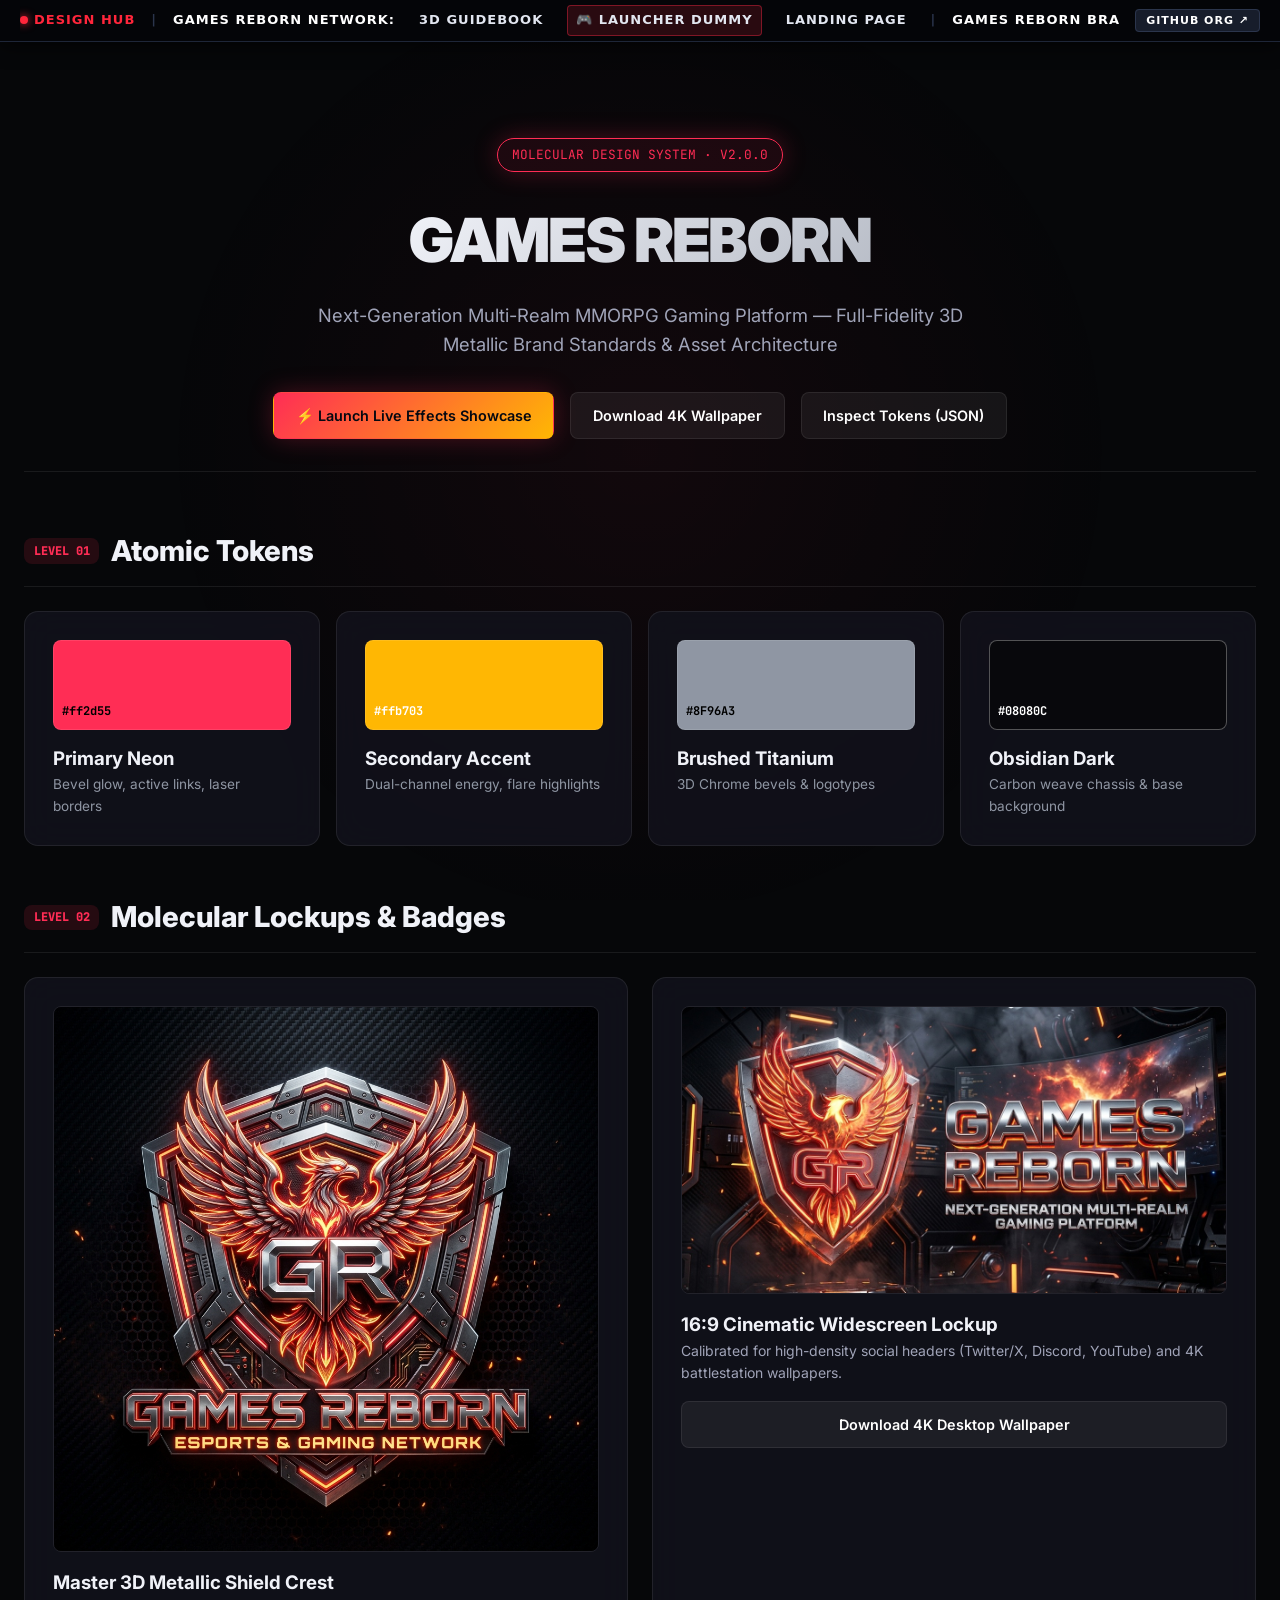
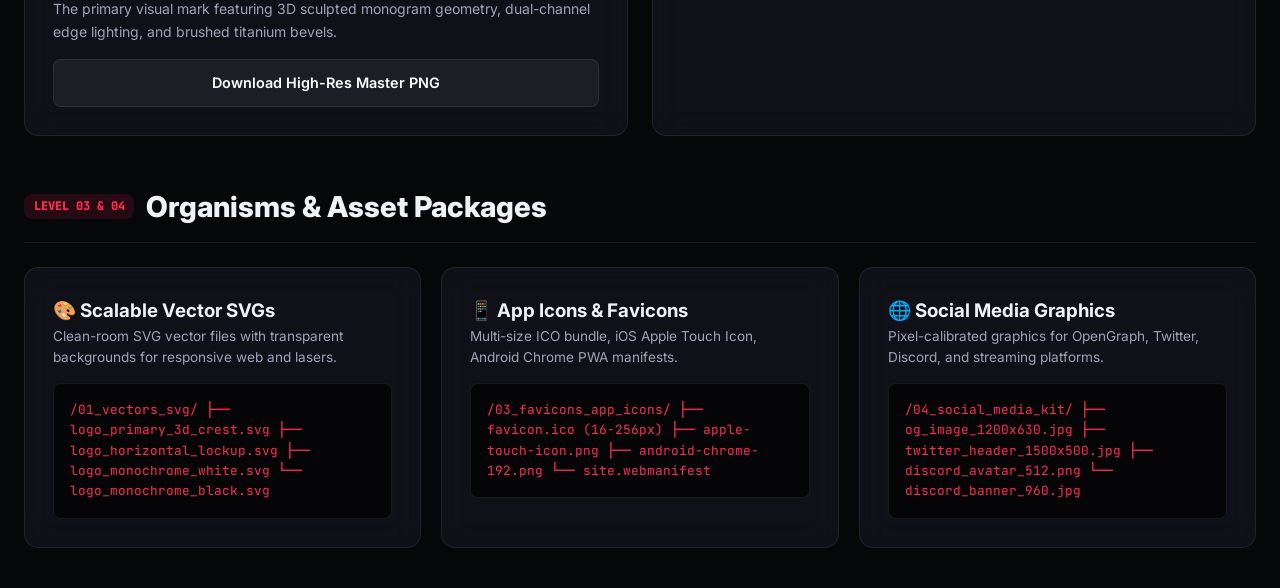
<file: reborn_3d_brand_system/index.html>
<!DOCTYPE html>
<html lang="en">
<head>
  <meta charset="UTF-8">
  <meta name="viewport" content="width=device-width, initial-scale=1.0">
  <title>GAMES REBORN · Molecular Brand Identity & Design System</title>
  <link rel="icon" type="image/png" href="03_favicons_app_icons/favicon-32x32.png">
  <link rel="preconnect" href="https://fonts.googleapis.com">
  <link rel="preconnect" href="https://fonts.gstatic.com" crossorigin>
  <link href="https://fonts.googleapis.com/css2?family=Inter:wght@300;400;500;600;700;800;900&family=JetBrains+Mono:wght@400;500;600;700;800&display=swap" rel="stylesheet">
  <link rel="stylesheet" href="06_design_tokens/brand_tokens.css">
  <style>
    * { box-sizing: border-box; margin: 0; padding: 0; }
    body {
      background: var(--brand-bg);
      color: #f0f2f8;
      font-family: var(--font-sans);
      line-height: 1.6;
      overflow-x: hidden;
    }
    .spotlight {
      position: fixed;
      top: 0; left: 0; width: 100vw; height: 100vh;
      pointer-events: none;
      background: radial-gradient(600px circle at var(--mouse-x, 50vw) var(--mouse-y, 50vh), #ff2d550d, transparent 80%);
      z-index: 0;
    }
    .container {
      max-width: 1280px;
      margin: 0 auto;
      padding: 2.5rem 1.5rem;
      position: relative;
      z-index: 2;
    }
    header {
      text-align: center;
      padding: 3.5rem 0 2rem;
      border-bottom: 1px solid var(--brand-border);
      margin-bottom: 3.5rem;
    }
    .badge {
      display: inline-flex;
      align-items: center;
      gap: 0.5rem;
      font-family: var(--font-mono);
      font-size: 0.8rem;
      color: var(--brand-primary);
      background: #ff2d5515;
      border: 1px solid var(--brand-primary);
      padding: 0.35rem 0.9rem;
      border-radius: var(--radius-full);
      margin-bottom: 1.25rem;
      box-shadow: var(--shadow-glow);
    }
    h1 {
      font-size: clamp(2.2rem, 5vw, 3.8rem);
      font-weight: 900;
      letter-spacing: -0.03em;
      background: linear-gradient(135deg, #f0f2f8 30%, var(--brand-metallic));
      -webkit-background-clip: text;
      -webkit-text-fill-color: transparent;
      margin-bottom: 0.75rem;
    }
    .subtitle {
      color: #a0a4b8;
      font-size: 1.15rem;
      max-width: 700px;
      margin: 0 auto 2rem;
    }
    .section-title {
      font-size: 1.8rem;
      font-weight: 800;
      margin: 3rem 0 1.5rem;
      display: flex;
      align-items: center;
      gap: 0.75rem;
      border-bottom: 1px solid var(--brand-border);
      padding-bottom: 0.75rem;
    }
    .section-tag {
      font-family: var(--font-mono);
      font-size: 0.75rem;
      color: var(--brand-primary);
      background: #ff2d5520;
      padding: 0.2rem 0.6rem;
      border-radius: var(--radius-sm);
    }
    .grid-2 { display: grid; grid-template-columns: repeat(auto-fit, minmax(360px, 1fr)); gap: 1.5rem; }
    .grid-3 { display: grid; grid-template-columns: repeat(auto-fit, minmax(280px, 1fr)); gap: 1.25rem; }
    .grid-4 { display: grid; grid-template-columns: repeat(auto-fit, minmax(220px, 1fr)); gap: 1rem; }
    .card {
      background: var(--brand-card);
      border: 1px solid var(--brand-border);
      border-radius: var(--radius-md);
      padding: 1.75rem;
      backdrop-filter: blur(16px);
      transition: all 0.3s ease;
      position: relative;
    }
    .card:hover {
      border-color: var(--brand-primary);
      box-shadow: 0 16px 36px rgba(0,0,0,0.6), var(--shadow-glow);
      transform: translateY(-4px);
    }
    .swatch {
      height: 90px;
      border-radius: var(--radius-sm);
      margin-bottom: 0.85rem;
      border: 1px solid rgba(255,255,255,0.1);
      display: flex;
      align-items: flex-end;
      padding: 0.5rem;
      font-family: var(--font-mono);
      font-size: 0.75rem;
      font-weight: 700;
    }
    .btn {
      display: inline-flex;
      align-items: center;
      justify-content: center;
      gap: 0.5rem;
      padding: 0.7rem 1.35rem;
      border-radius: var(--radius-sm);
      font-weight: 600;
      font-size: 0.9rem;
      text-decoration: none;
      cursor: pointer;
      transition: all 0.2s ease;
      border: 1px solid transparent;
    }
    .btn-primary {
      background: linear-gradient(135deg, var(--brand-primary), var(--brand-secondary));
      color: #050811;
      box-shadow: var(--shadow-glow);
    }
    .btn-primary:hover {
      box-shadow: var(--shadow-glowStrong);
      transform: scale(1.03);
    }
    .btn-secondary {
      background: rgba(255,255,255,0.06);
      color: #fff;
      border-color: var(--brand-border);
    }
    .btn-secondary:hover {
      background: rgba(255,255,255,0.12);
      border-color: var(--brand-primary);
    }
    .preview-img {
      width: 100%;
      border-radius: var(--radius-sm);
      border: 1px solid var(--brand-border);
      display: block;
      margin-bottom: 1rem;
    }
    .code-box {
      background: #050508;
      border: 1px solid var(--brand-border);
      border-radius: var(--radius-sm);
      padding: 1rem;
      font-family: var(--font-mono);
      font-size: 0.8rem;
      color: var(--brand-primary);
      overflow-x: auto;
      margin-top: 0.75rem;
    }
  </style>
</head>
<body>
<!-- GLOBAL DESIGN NETWORK TOPBAR -->
<div id="gr-global-nav-topbar" style="position:sticky; top:0; left:0; width:100%; z-index:999999; background:#040508; border-bottom:1px solid #1e2638; font-family:'Rajdhani',system-ui,-apple-system,sans-serif; font-size:13px; font-weight:600; letter-spacing:1px; text-transform:uppercase; color:#8f96a3; display:flex; align-items:center; justify-content:space-between; padding:0 20px; height:42px; box-shadow:0 4px 20px rgba(0,0,0,0.6); box-sizing:border-box;">
  <div style="display:flex; align-items:center; gap:16px; overflow-x:auto; white-space:nowrap; padding:4px 0;">
    <span style="color:#ff263b; font-weight:800; display:inline-flex; align-items:center; gap:6px;">
      <span style="display:inline-block; width:8px; height:8px; background:#ff263b; border-radius:50%; box-shadow:0 0 8px #ff263b;"></span>
      DESIGN HUB
    </span>
    <span style="color:#2b354c;">|</span>
    <span style="color:#fff; font-weight:700;">GAMES REBORN NETWORK:</span>
    <a href="https://games-reborn-network.github.io/design/" style="color:#e2e6f0; text-decoration:none; padding:4px 8px; border-radius:4px; transition:0.2s;" onmouseover="this.style.color='#ff263b'; this.style.background='#131824';" onmouseout="this.style.color='#e2e6f0'; this.style.background='transparent';">3D Guidebook</a>
    <a href="https://games-reborn-network.github.io/design/launcher.html" style="color:#e2e6f0; text-decoration:none; padding:4px 8px; border-radius:4px; transition:0.2s; background:rgba(255,42,68,0.15); border:1px solid rgba(255,42,68,0.4);" onmouseover="this.style.color='#ff263b';" onmouseout="this.style.color='#e2e6f0';">🎮 Launcher Dummy</a>
    <a href="https://games-reborn-network.github.io/design/landing.html" style="color:#e2e6f0; text-decoration:none; padding:4px 8px; border-radius:4px; transition:0.2s;" onmouseover="this.style.color='#ff263b'; this.style.background='#131824';" onmouseout="this.style.color='#e2e6f0'; this.style.background='transparent';">Landing Page</a>
    <span style="color:#2b354c;">|</span>
    <span style="color:#fff; font-weight:700;">GAMES REBORN BRANDING:</span>
    <a href="https://merlin-tribukait.github.io/games-reborn-branding/" style="color:#e2e6f0; text-decoration:none; padding:4px 8px; border-radius:4px; transition:0.2s;" onmouseover="this.style.color='#38bdf8'; this.style.background='#131824';" onmouseout="this.style.color='#e2e6f0'; this.style.background='transparent';">Brand Hub</a>
    <a href="https://merlin-tribukait.github.io/games-reborn-branding/BRAND_GUIDEBOOK.html" style="color:#e2e6f0; text-decoration:none; padding:4px 8px; border-radius:4px; transition:0.2s;" onmouseover="this.style.color='#38bdf8'; this.style.background='#131824';" onmouseout="this.style.color='#e2e6f0'; this.style.background='transparent';">Guidebook</a>
    <a href="https://merlin-tribukait.github.io/games-reborn-branding/reborn_prime_landing_page.html" style="color:#e2e6f0; text-decoration:none; padding:4px 8px; border-radius:4px; transition:0.2s;" onmouseover="this.style.color='#38bdf8'; this.style.background='#131824';" onmouseout="this.style.color='#e2e6f0'; this.style.background='transparent';">Prime Landing</a>
    <a href="https://merlin-tribukait.github.io/games-reborn-branding/showroom.html" style="color:#e2e6f0; text-decoration:none; padding:4px 8px; border-radius:4px; transition:0.2s;" onmouseover="this.style.color='#38bdf8'; this.style.background='#131824';" onmouseout="this.style.color='#e2e6f0'; this.style.background='transparent';">Showroom</a>
    <a href="https://merlin-tribukait.github.io/games-reborn-branding/launcher.html" style="color:#e2e6f0; text-decoration:none; padding:4px 8px; border-radius:4px; transition:0.2s;" onmouseover="this.style.color='#38bdf8'; this.style.background='#131824';" onmouseout="this.style.color='#e2e6f0'; this.style.background='transparent';">Launcher</a>
    <a href="https://merlin-tribukait.github.io/games-reborn-branding/variant1_orange_hex.html" style="color:#e2e6f0; text-decoration:none; padding:4px 8px; border-radius:4px; transition:0.2s;" onmouseover="this.style.color='#f59e0b'; this.style.background='#131824';" onmouseout="this.style.color='#e2e6f0'; this.style.background='transparent';">Orange Hex</a>
    <a href="https://merlin-tribukait.github.io/games-reborn-branding/variant2_red_shield.html" style="color:#e2e6f0; text-decoration:none; padding:4px 8px; border-radius:4px; transition:0.2s;" onmouseover="this.style.color='#ef4444'; this.style.background='#131824';" onmouseout="this.style.color='#e2e6f0'; this.style.background='transparent';">Red Shield</a>
    <a href="https://merlin-tribukait.github.io/games-reborn-branding/variant3_dark_red.html" style="color:#e2e6f0; text-decoration:none; padding:4px 8px; border-radius:4px; transition:0.2s;" onmouseover="this.style.color='#b91c1c'; this.style.background='#131824';" onmouseout="this.style.color='#e2e6f0'; this.style.background='transparent';">Dark Red</a>
    <span style="color:#2b354c;">|</span>
    <span style="color:#fff; font-weight:700;">PERSONAL BRAND:</span>
    <a href="https://merlin-tribukait.github.io/merlin-tribukait-branding/" style="color:#e2e6f0; text-decoration:none; padding:4px 8px; border-radius:4px; transition:0.2s;" onmouseover="this.style.color='#a855f7'; this.style.background='#131824';" onmouseout="this.style.color='#e2e6f0'; this.style.background='transparent';">Merlin Hub</a>
    <a href="https://merlin-tribukait.github.io/merlin-tribukait-branding/BRAND_GUIDEBOOK.html" style="color:#e2e6f0; text-decoration:none; padding:4px 8px; border-radius:4px; transition:0.2s;" onmouseover="this.style.color='#a855f7'; this.style.background='#131824';" onmouseout="this.style.color='#e2e6f0'; this.style.background='transparent';">Guidebook</a>
    <a href="https://merlin-tribukait.github.io/merlin-tribukait-branding/showroom.html" style="color:#e2e6f0; text-decoration:none; padding:4px 8px; border-radius:4px; transition:0.2s;" onmouseover="this.style.color='#a855f7'; this.style.background='#131824';" onmouseout="this.style.color='#e2e6f0'; this.style.background='transparent';">Showroom</a>
    <a href="https://merlin-tribukait.github.io/merlin-tribukait-branding/launcher.html" style="color:#e2e6f0; text-decoration:none; padding:4px 8px; border-radius:4px; transition:0.2s;" onmouseover="this.style.color='#a855f7'; this.style.background='#131824';" onmouseout="this.style.color='#e2e6f0'; this.style.background='transparent';">Launcher</a>
  </div>
  <div style="flex-shrink:0; margin-left:15px;">
    <a href="https://github.com/GAMES-Reborn-Network" target="_blank" style="background:#171d2b; color:#fff; padding:4px 10px; border-radius:4px; text-decoration:none; border:1px solid #2b354c; font-size:11px; font-weight:700;">GitHub Org ↗</a>
  </div>
</div>
<!-- /GLOBAL DESIGN NETWORK TOPBAR -->
  <div class="spotlight"></div>
  <div class="container">
    <header>
      <div class="badge">MOLECULAR DESIGN SYSTEM · V2.0.0</div>
      <h1>GAMES REBORN</h1>
      <p class="subtitle">Next-Generation Multi-Realm MMORPG Gaming Platform — Full-Fidelity 3D Metallic Brand Standards & Asset Architecture</p>
      <div style="display: flex; justify-content: center; gap: 1rem; flex-wrap: wrap;">
        <a href="08_effects_showcase/index.html" class="btn btn-primary">⚡ Launch Live Effects Showcase</a>
        <a href="05_wallpapers_4k/wallpaper_4k_3840x2160.jpg" target="_blank" class="btn btn-secondary">Download 4K Wallpaper</a>
        <a href="06_design_tokens/brand_tokens.json" target="_blank" class="btn btn-secondary">Inspect Tokens (JSON)</a>
      </div>
    </header>

    <!-- SECTION 1: ATOMS -->
    <h2 class="section-title"><span class="section-tag">LEVEL 01</span> Atomic Tokens</h2>
    <div class="grid-4">
      <div class="card">
        <div class="swatch" style="background: #ff2d55; color: #000;">#ff2d55</div>
        <h3>Primary Neon</h3>
        <p style="font-size: 0.85rem; color: #8f96a3;">Bevel glow, active links, laser borders</p>
      </div>
      <div class="card">
        <div class="swatch" style="background: #ffb703; color: #fff;">#ffb703</div>
        <h3>Secondary Accent</h3>
        <p style="font-size: 0.85rem; color: #8f96a3;">Dual-channel energy, flare highlights</p>
      </div>
      <div class="card">
        <div class="swatch" style="background: #8f96a3; color: #000;">#8F96A3</div>
        <h3>Brushed Titanium</h3>
        <p style="font-size: 0.85rem; color: #8f96a3;">3D Chrome bevels & logotypes</p>
      </div>
      <div class="card">
        <div class="swatch" style="background: #08080c; color: #fff; border-color: rgba(255,255,255,0.3);">#08080C</div>
        <h3>Obsidian Dark</h3>
        <p style="font-size: 0.85rem; color: #8f96a3;">Carbon weave chassis & base background</p>
      </div>
    </div>

    <!-- SECTION 2: MOLECULES -->
    <h2 class="section-title"><span class="section-tag">LEVEL 02</span> Molecular Lockups & Badges</h2>
    <div class="grid-2">
      <div class="card">
        <img src="02_raster_png/logo_1024x1024.png" alt="3D Crest" class="preview-img">
        <h3>Master 3D Metallic Shield Crest</h3>
        <p style="font-size: 0.875rem; color: #a0a4b8; margin-bottom: 1rem;">
          The primary visual mark featuring 3D sculpted monogram geometry, dual-channel edge lighting, and brushed titanium bevels.
        </p>
        <a href="02_raster_png/logo_2048x2048.png" target="_blank" class="btn btn-secondary" style="width: 100%;">Download High-Res Master PNG</a>
      </div>

      <div class="card">
        <img src="04_social_media_kit/og_image_1200x630.jpg" alt="Widescreen Banner" class="preview-img">
        <h3>16:9 Cinematic Widescreen Lockup</h3>
        <p style="font-size: 0.875rem; color: #a0a4b8; margin-bottom: 1rem;">
          Calibrated for high-density social headers (Twitter/X, Discord, YouTube) and 4K battlestation wallpapers.
        </p>
        <a href="05_wallpapers_4k/wallpaper_4k_3840x2160.jpg" target="_blank" class="btn btn-secondary" style="width: 100%;">Download 4K Desktop Wallpaper</a>
      </div>
    </div>

    <!-- SECTION 3: ORGANISMS & TEMPLATES -->
    <h2 class="section-title"><span class="section-tag">LEVEL 03 & 04</span> Organisms & Asset Packages</h2>
    <div class="grid-3">
      <div class="card">
        <h3>🎨 Scalable Vector SVGs</h3>
        <p style="font-size: 0.85rem; color: #a0a4b8; margin-bottom: 0.85rem;">Clean-room SVG vector files with transparent backgrounds for responsive web and lasers.</p>
        <div class="code-box">/01_vectors_svg/
├── logo_primary_3d_crest.svg
├── logo_horizontal_lockup.svg
├── logo_monochrome_white.svg
└── logo_monochrome_black.svg</div>
      </div>

      <div class="card">
        <h3>📱 App Icons & Favicons</h3>
        <p style="font-size: 0.85rem; color: #a0a4b8; margin-bottom: 0.85rem;">Multi-size ICO bundle, iOS Apple Touch Icon, Android Chrome PWA manifests.</p>
        <div class="code-box">/03_favicons_app_icons/
├── favicon.ico (16-256px)
├── apple-touch-icon.png
├── android-chrome-192.png
└── site.webmanifest</div>
      </div>

      <div class="card">
        <h3>🌐 Social Media Graphics</h3>
        <p style="font-size: 0.85rem; color: #a0a4b8; margin-bottom: 0.85rem;">Pixel-calibrated graphics for OpenGraph, Twitter, Discord, and streaming platforms.</p>
        <div class="code-box">/04_social_media_kit/
├── og_image_1200x630.jpg
├── twitter_header_1500x500.jpg
├── discord_avatar_512.png
└── discord_banner_960.jpg</div>
      </div>
    </div>
  </div>

  <script>
    window.addEventListener('mousemove', (e) => {
      document.documentElement.style.setProperty('--mouse-x', `${e.clientX}px`);
      document.documentElement.style.setProperty('--mouse-y', `${e.clientY}px`);
    }, { passive: true });
  </script>
</body>
</html>
</file>
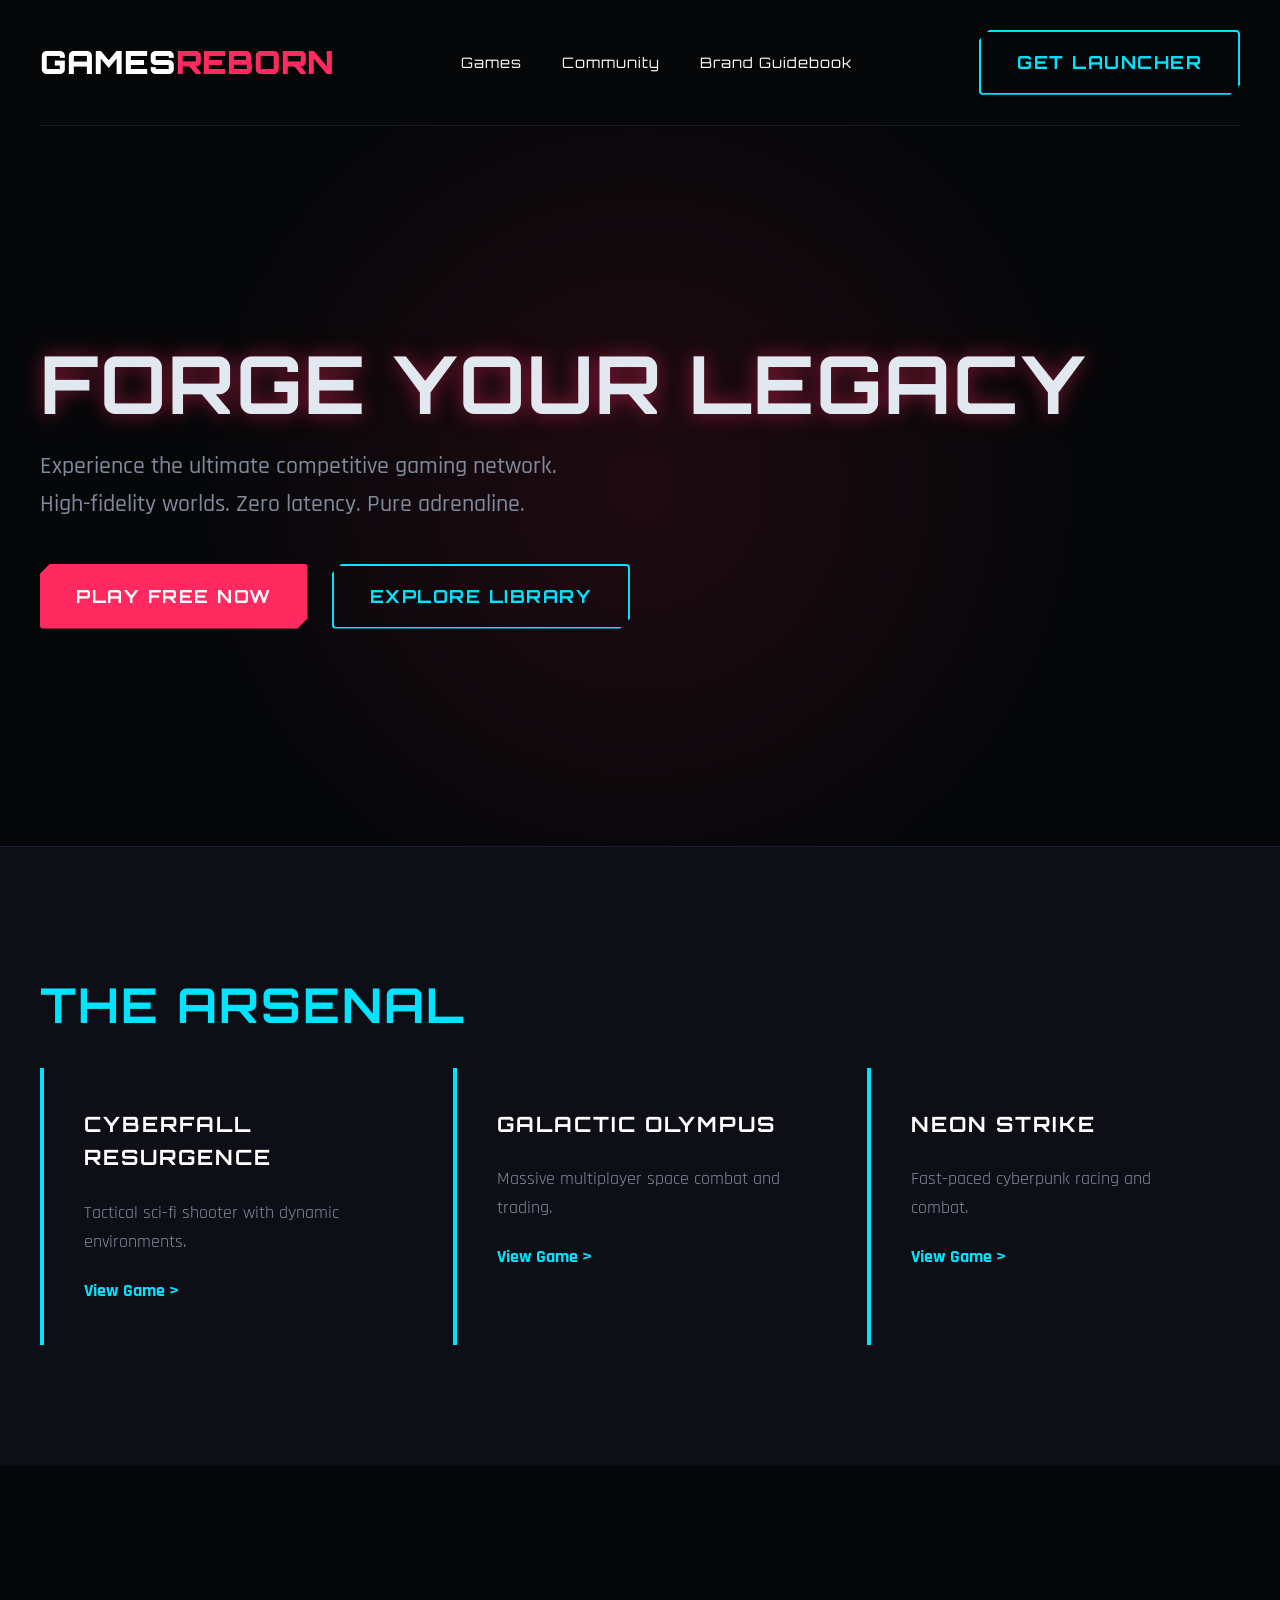
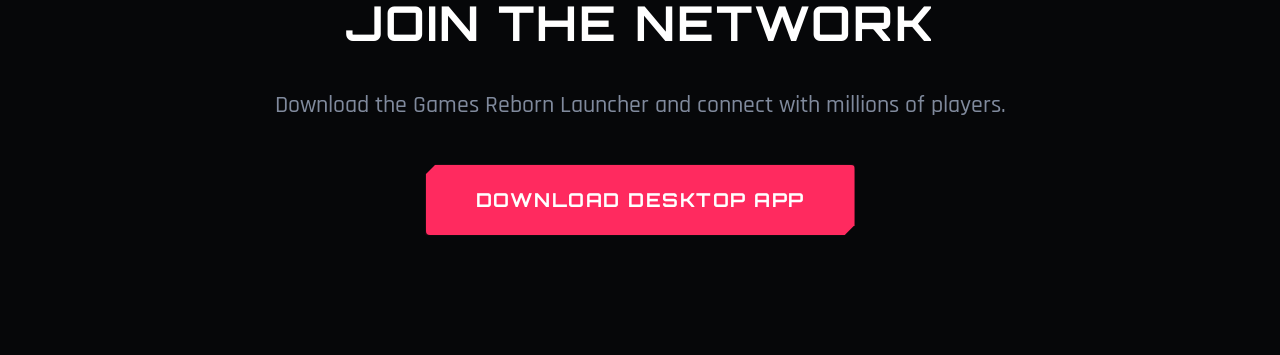
<file: landing.html>
<!DOCTYPE html>
<html lang="en">
<head>
    <meta charset="UTF-8">
    <meta name="viewport" content="width=device-width, initial-scale=1.0">
    <title>Games Reborn | Next-Gen Gaming Ecosystem</title>
    <link rel="icon" type="image/png" sizes="32x32" href="favicon-32x32.png">
    <link href="https://fonts.googleapis.com/css2?family=Orbitron:wght@600;800;900&family=Rajdhani:wght@500;600;700&display=swap" rel="stylesheet">
    <link rel="stylesheet" href="css/landing-system.css">
</head>
<body>
    <div class="container">
        <nav>
            <div style="font-family: 'Orbitron'; font-size: 2rem; font-weight: 900; color: #fff;">
                GAMES<span style="color: var(--gr-primary)">REBORN</span>
            </div>
            <div class="nav-links">
                <a href="#games">Games</a>
                <a href="#community">Community</a>
                <a href="BRAND_GUIDEBOOK.html">Brand Guidebook</a>
            </div>
            <a href="launcher.html" class="btn btn-secondary">Get Launcher</a>
        </nav>
    </div>

    <section class="hero container">
        <h1>Forge Your Legacy</h1>
        <p class="subtitle">Experience the ultimate competitive gaming network.<br>High-fidelity worlds. Zero latency. Pure adrenaline.</p>
        <div style="display: flex; gap: 24px;">
            <a href="#download" class="btn btn-primary">Play Free Now</a>
            <a href="#games" class="btn btn-secondary">Explore Library</a>
        </div>
    </section>

    <section id="games" class="section" style="background: var(--gr-bg-panel); border-top: 1px solid var(--gr-border);">
        <div class="container">
            <h2>The Arsenal</h2>
            <div class="grid-features">
                <div class="feature-box">
                    <h3 style="color: #fff;">Cyberfall Resurgence</h3>
                    <p style="color: var(--gr-text-muted); margin-bottom: 20px;">Tactical sci-fi shooter with dynamic environments.</p>
                    <a href="#" style="color: var(--gr-secondary); text-decoration: none; font-weight: 700;">View Game ></a>
                </div>
                <div class="feature-box">
                    <h3 style="color: #fff;">Galactic Olympus</h3>
                    <p style="color: var(--gr-text-muted); margin-bottom: 20px;">Massive multiplayer space combat and trading.</p>
                    <a href="#" style="color: var(--gr-secondary); text-decoration: none; font-weight: 700;">View Game ></a>
                </div>
                <div class="feature-box">
                    <h3 style="color: #fff;">Neon Strike</h3>
                    <p style="color: var(--gr-text-muted); margin-bottom: 20px;">Fast-paced cyberpunk racing and combat.</p>
                    <a href="#" style="color: var(--gr-secondary); text-decoration: none; font-weight: 700;">View Game ></a>
                </div>
            </div>
        </div>
    </section>

    <section class="section container" style="text-align: center;">
        <h2 style="color: #fff;">Join The Network</h2>
        <p class="subtitle">Download the Games Reborn Launcher and connect with millions of players.</p>
        <a href="launcher.html" class="btn btn-primary" style="font-size: 1.2rem; padding: 20px 50px;">Download Desktop App</a>
    </section>
</body>
</html>
</file>
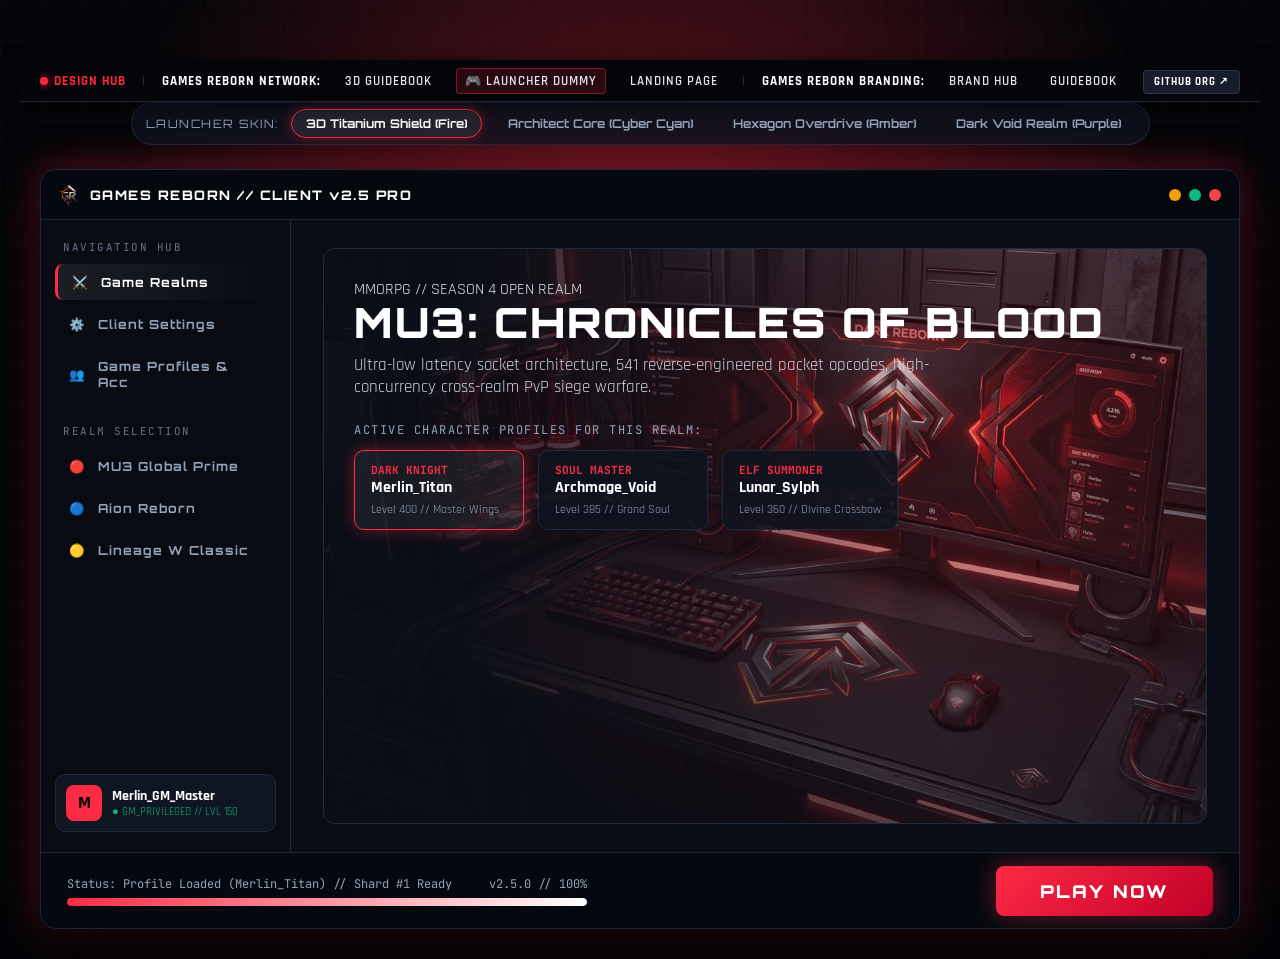
<file: launcher.html>
<!DOCTYPE html>
<html lang="en">
<head>
  <meta charset="UTF-8">
  <meta name="viewport" content="width=device-width, initial-scale=1.0">
  <title>GAMES REBORN · Universal Game Launcher Client</title>
  <link rel="icon" type="image/png" sizes="32x32" href="03_favicons_app_icons/favicon-32x32.png">
  <link rel="preconnect" href="https://fonts.googleapis.com">
  <link rel="preconnect" href="https://fonts.gstatic.com" crossorigin>
  <link href="https://fonts.googleapis.com/css2?family=Orbitron:wght@600;700;800;900&family=Rajdhani:wght@500;600;700&family=JetBrains+Mono:wght@400;600;700&display=swap" rel="stylesheet">
  <link rel="stylesheet" href="06_design_tokens/brand_tokens.css">
  <style>
    :root {
      --bg-dark: #07090e;
      --bg-surface: #0e131f;
      --bg-card: rgba(18, 24, 38, 0.75);
      --border-color: #1e293b;
      --accent-red: #ff2a44;
      --accent-red-glow: rgba(255, 42, 68, 0.4);
      --accent-cyan: #00f0ff;
      --accent-cyan-glow: rgba(0, 240, 255, 0.4);
      --accent-amber: #f59e0b;
      --accent-amber-glow: rgba(245, 158, 11, 0.4);
      --accent-purple: #a855f7;
      --accent-purple-glow: rgba(168, 85, 247, 0.4);
      --accent-emerald: #10b981;
      
      --current-accent: var(--accent-red);
      --current-glow: var(--accent-red-glow);
      
      --font-title: 'Orbitron', sans-serif;
      --font-body: 'Rajdhani', sans-serif;
      --font-mono: 'JetBrains Mono', monospace;
    }

    * { box-sizing: border-box; margin: 0; padding: 0; user-select: none; }

    body {
      background: #030407;
      color: #e2e8f0;
      font-family: var(--font-body);
      min-height: 100vh;
      display: flex;
      flex-direction: column;
      align-items: center;
      justify-content: center;
      padding: 60px 20px 30px;
      overflow-x: hidden;
    }

    .bg-glow {
      position: fixed;
      inset: 0;
      background: radial-gradient(circle at 50% 30%, var(--current-glow) 0%, transparent 60%), #040508;
      transition: background 0.5s ease;
      z-index: 0;
    }

    .grid-lines {
      position: fixed;
      inset: 0;
      background-image: linear-gradient(rgba(255,255,255,0.02) 1px, transparent 1px),
                        linear-gradient(90deg, rgba(255,255,255,0.02) 1px, transparent 1px);
      background-size: 40px 40px;
      z-index: 1;
      pointer-events: none;
    }

    /* Top Skin / Brand Switcher */
    .theme-toolbar {
      position: relative;
      z-index: 10;
      background: rgba(14, 19, 31, 0.85);
      border: 1px solid var(--border-color);
      border-radius: 9999px;
      padding: 6px 14px;
      display: flex;
      align-items: center;
      gap: 12px;
      margin-bottom: 24px;
      backdrop-filter: blur(12px);
    }
    .theme-label {
      font-family: var(--font-title);
      font-size: 0.72rem;
      color: #94a3b8;
      letter-spacing: 1.5px;
      text-transform: uppercase;
    }
    .theme-btn {
      border: none;
      background: transparent;
      padding: 6px 14px;
      border-radius: 20px;
      color: #94a3b8;
      font-family: var(--font-title);
      font-size: 0.75rem;
      font-weight: 700;
      cursor: pointer;
      transition: all 0.25s;
    }
    .theme-btn.active, .theme-btn:hover {
      color: #fff;
      background: rgba(255,255,255,0.08);
    }
    .theme-btn.active {
      box-shadow: 0 0 12px var(--current-glow);
      border: 1px solid var(--current-accent);
      color: #fff;
    }

    /* LAUNCHER CLIENT FRAME */
    .launcher-frame {
      position: relative;
      z-index: 10;
      width: 100%;
      max-width: 1200px;
      height: 760px;
      background: rgba(10, 14, 23, 0.95);
      border: 1px solid var(--border-color);
      border-radius: 16px;
      box-shadow: 0 25px 60px rgba(0,0,0,0.8), 0 0 40px var(--current-glow);
      backdrop-filter: blur(24px);
      display: grid;
      grid-template-columns: 250px 1fr;
      grid-template-rows: 50px 1fr 76px;
      overflow: hidden;
      transition: box-shadow 0.4s ease;
    }

    /* Header Bar */
    .client-header {
      grid-column: 1 / -1;
      background: rgba(6, 9, 15, 0.95);
      border-bottom: 1px solid var(--border-color);
      display: flex;
      align-items: center;
      justify-content: space-between;
      padding: 0 18px;
    }
    .client-drag-zone {
      display: flex;
      align-items: center;
      gap: 12px;
      font-family: var(--font-title);
      font-size: 0.82rem;
      font-weight: 800;
      letter-spacing: 1.5px;
      color: #fff;
    }
    .client-drag-zone img { height: 22px; }
    .window-controls { display: flex; align-items: center; gap: 8px; }
    .win-btn { width: 12px; height: 12px; border-radius: 50%; border: none; cursor: pointer; }
    .win-close { background: #ef4444; }
    .win-min { background: #f59e0b; }
    .win-max { background: #10b981; }

    /* Left Sidebar */
    .client-sidebar {
      grid-column: 1;
      grid-row: 2;
      background: rgba(8, 11, 18, 0.7);
      border-right: 1px solid var(--border-color);
      padding: 20px 14px;
      display: flex;
      flex-direction: column;
      justify-content: space-between;
    }
    .sidebar-section-title {
      font-family: var(--font-mono);
      font-size: 0.68rem;
      color: #64748b;
      letter-spacing: 1.5px;
      text-transform: uppercase;
      margin-bottom: 10px;
      padding-left: 8px;
    }
    .nav-tab-btn {
      display: flex;
      align-items: center;
      gap: 12px;
      padding: 10px 14px;
      border-radius: 8px;
      color: #94a3b8;
      cursor: pointer;
      font-family: var(--font-title);
      font-size: 0.78rem;
      font-weight: 700;
      letter-spacing: 1px;
      margin-bottom: 6px;
      transition: all 0.2s;
    }
    .nav-tab-btn:hover, .nav-tab-btn.active {
      background: rgba(255,255,255,0.06);
      color: #fff;
    }
    .nav-tab-btn.active {
      border-left: 3px solid var(--current-accent);
      background: linear-gradient(90deg, rgba(255,255,255,0.08), transparent);
    }

    /* User Profile & Account Switcher Dropdown */
    .account-picker-box {
      background: rgba(18, 24, 38, 0.75);
      border: 1px solid var(--border-color);
      border-radius: 10px;
      padding: 10px;
      cursor: pointer;
      position: relative;
    }
    .user-profile-row {
      display: flex;
      align-items: center;
      gap: 10px;
    }
    .avatar-box {
      width: 36px;
      height: 36px;
      border-radius: 8px;
      background: var(--current-accent);
      display: flex;
      align-items: center;
      justify-content: center;
      font-weight: 900;
      color: #000;
      font-size: 1.1rem;
    }
    .user-info-text { flex: 1; }
    .user-name { font-size: 0.85rem; font-weight: 700; color: #fff; }
    .user-tier { font-size: 0.7rem; color: #10b981; }

    /* Main View Stage */
    .client-stage {
      grid-column: 2;
      grid-row: 2;
      position: relative;
      overflow-y: auto;
      padding: 28px 32px;
      background: #090d16;
    }
    .tab-view { display: none; height: 100%; }
    .tab-view.active { display: flex; flex-direction: column; }

    /* VIEW 1: GAME LAUNCH HERO */
    .game-hero-view {
      justify-content: space-between;
      background: radial-gradient(circle at 80% 30%, rgba(255, 42, 68, 0.15) 0%, rgba(9, 13, 22, 0.95) 75%), url('mockups/mockup_battlestation_desk_setup.png') center/cover;
      border-radius: 12px;
      padding: 30px;
      border: 1px solid var(--border-color);
      height: 100%;
    }
    .game-main-title {
      font-family: var(--font-title);
      font-size: 2.6rem;
      font-weight: 900;
      letter-spacing: 2px;
      color: #fff;
      line-height: 1.1;
      margin-bottom: 8px;
    }
    .game-meta-desc { font-size: 1.05rem; color: #cbd5e1; max-width: 600px; margin-bottom: 24px; }

    /* Character Selection Deck */
    .character-deck {
      margin-top: 20px;
    }
    .deck-title {
      font-family: var(--font-mono);
      font-size: 0.75rem;
      color: #94a3b8;
      text-transform: uppercase;
      letter-spacing: 1.5px;
      margin-bottom: 12px;
    }
    .char-cards-grid {
      display: flex;
      gap: 14px;
      flex-wrap: wrap;
    }
    .char-card {
      background: rgba(14, 19, 31, 0.85);
      border: 1px solid var(--border-color);
      border-radius: 10px;
      padding: 12px 16px;
      min-width: 170px;
      cursor: pointer;
      transition: all 0.2s;
    }
    .char-card:hover, .char-card.active {
      border-color: var(--current-accent);
      background: rgba(255,255,255,0.06);
      box-shadow: 0 0 15px var(--current-glow);
    }
    .char-class { font-size: 0.7rem; font-family: var(--font-mono); color: var(--current-accent); font-weight: 700; }
    .char-name { font-size: 1rem; font-weight: 800; color: #fff; }
    .char-stats { font-size: 0.75rem; color: #94a3b8; margin-top: 4px; }

    /* VIEW 2: SETTINGS PANEL */
    .settings-view {
      gap: 20px;
    }
    .settings-header {
      border-bottom: 1px solid var(--border-color);
      padding-bottom: 14px;
      margin-bottom: 10px;
    }
    .settings-title { font-family: var(--font-title); font-size: 1.6rem; color: #fff; font-weight: 800; }
    .settings-grid {
      display: grid;
      grid-template-columns: 1fr 1fr;
      gap: 18px;
    }
    .setting-box {
      background: rgba(14, 19, 31, 0.7);
      border: 1px solid var(--border-color);
      border-radius: 10px;
      padding: 16px 20px;
    }
    .setting-label { font-size: 0.95rem; font-weight: 700; color: #fff; margin-bottom: 4px; display: block; }
    .setting-desc { font-size: 0.8rem; color: #94a3b8; margin-bottom: 12px; }
    .setting-select, .setting-input {
      width: 100%;
      background: #070a12;
      border: 1px solid var(--border-color);
      color: #fff;
      padding: 8px 12px;
      border-radius: 6px;
      font-family: var(--font-mono);
      font-size: 0.85rem;
      outline: none;
    }
    .setting-select:focus, .setting-input:focus { border-color: var(--current-accent); }
    .toggle-row { display: flex; align-items: center; justify-content: space-between; margin-top: 8px; }
    .toggle-switch {
      position: relative; width: 44px; height: 24px; background: #1e293b; border-radius: 9999px; cursor: pointer; transition: 0.2s;
    }
    .toggle-switch.active { background: var(--current-accent); }
    .toggle-knob { position: absolute; top: 3px; left: 4px; width: 18px; height: 18px; background: #fff; border-radius: 50%; transition: 0.2s; }
    .toggle-switch.active .toggle-knob { left: 22px; }

    /* VIEW 3: ACCOUNT & PROFILES MANAGER */
    .accounts-grid {
      display: grid;
      grid-template-columns: repeat(auto-fit, minmax(280px, 1fr));
      gap: 16px;
      margin-top: 15px;
    }
    .account-card {
      background: rgba(14, 19, 31, 0.7);
      border: 1px solid var(--border-color);
      border-radius: 12px;
      padding: 20px;
      position: relative;
    }
    .account-card.active { border-color: var(--current-accent); box-shadow: 0 0 20px var(--current-glow); }
    .account-type-badge {
      display: inline-block;
      padding: 3px 8px;
      border-radius: 4px;
      font-family: var(--font-mono);
      font-size: 0.68rem;
      font-weight: 700;
      background: rgba(255,255,255,0.06);
      margin-bottom: 8px;
    }
    .btn-account-switch {
      margin-top: 14px;
      width: 100%;
      padding: 8px;
      background: rgba(255,255,255,0.05);
      border: 1px solid var(--border-color);
      color: #fff;
      border-radius: 6px;
      font-family: var(--font-title);
      font-size: 0.75rem;
      font-weight: 700;
      cursor: pointer;
      transition: 0.2s;
    }
    .btn-account-switch:hover { background: var(--current-accent); color: #000; border-color: var(--current-accent); }

    /* Footer Launch Bar */
    .client-footer {
      grid-column: 1 / -1;
      grid-row: 3;
      background: rgba(6, 9, 15, 0.95);
      border-top: 1px solid var(--border-color);
      padding: 0 26px;
      display: flex;
      align-items: center;
      justify-content: space-between;
    }
    .patch-progress-box { flex: 1; max-width: 520px; }
    .patch-status-text { display: flex; justify-content: space-between; font-family: var(--font-mono); font-size: 0.75rem; color: #94a3b8; margin-bottom: 6px; }
    .progress-bar-track { width: 100%; height: 8px; background: #1e293b; border-radius: 4px; overflow: hidden; }
    .progress-bar-fill { height: 100%; width: 100%; background: linear-gradient(90deg, var(--current-accent), #fff); box-shadow: 0 0 10px var(--current-accent); border-radius: 4px; }
    
    .btn-play {
      background: linear-gradient(135deg, var(--current-accent), #c00028);
      color: #fff;
      border: none;
      padding: 14px 44px;
      border-radius: 8px;
      font-family: var(--font-title);
      font-size: 1.1rem;
      font-weight: 900;
      letter-spacing: 2px;
      cursor: pointer;
      box-shadow: 0 0 24px var(--current-glow);
      transition: all 0.25s;
    }
    .btn-play:hover { transform: scale(1.04); box-shadow: 0 0 35px var(--current-glow); }
  </style>
</head>
<body>
<!-- GLOBAL DESIGN NETWORK TOPBAR -->
<div id="gr-global-nav-topbar" style="position:sticky; top:0; left:0; width:100%; z-index:999999; background:#040508; border-bottom:1px solid #1e2638; font-family:'Rajdhani',system-ui,-apple-system,sans-serif; font-size:13px; font-weight:600; letter-spacing:1px; text-transform:uppercase; color:#8f96a3; display:flex; align-items:center; justify-content:space-between; padding:0 20px; height:42px; box-shadow:0 4px 20px rgba(0,0,0,0.6); box-sizing:border-box;">
  <div style="display:flex; align-items:center; gap:16px; overflow-x:auto; white-space:nowrap; padding:4px 0;">
    <span style="color:#ff263b; font-weight:800; display:inline-flex; align-items:center; gap:6px;">
      <span style="display:inline-block; width:8px; height:8px; background:#ff263b; border-radius:50%; box-shadow:0 0 8px #ff263b;"></span>
      DESIGN HUB
    </span>
    <span style="color:#2b354c;">|</span>
    <span style="color:#fff; font-weight:700;">GAMES REBORN NETWORK:</span>
    <a href="https://games-reborn-network.github.io/design/" style="color:#e2e6f0; text-decoration:none; padding:4px 8px; border-radius:4px; transition:0.2s;" onmouseover="this.style.color='#ff263b'; this.style.background='#131824';" onmouseout="this.style.color='#e2e6f0'; this.style.background='transparent';">3D Guidebook</a>
    <a href="https://games-reborn-network.github.io/design/launcher.html" style="color:#e2e6f0; text-decoration:none; padding:4px 8px; border-radius:4px; transition:0.2s; background:rgba(255,42,68,0.15); border:1px solid rgba(255,42,68,0.4);" onmouseover="this.style.color='#ff263b';" onmouseout="this.style.color='#e2e6f0';">🎮 Launcher Dummy</a>
    <a href="https://games-reborn-network.github.io/design/landing.html" style="color:#e2e6f0; text-decoration:none; padding:4px 8px; border-radius:4px; transition:0.2s;" onmouseover="this.style.color='#ff263b'; this.style.background='#131824';" onmouseout="this.style.color='#e2e6f0'; this.style.background='transparent';">Landing Page</a>
    <span style="color:#2b354c;">|</span>
    <span style="color:#fff; font-weight:700;">GAMES REBORN BRANDING:</span>
    <a href="https://merlin-tribukait.github.io/games-reborn-branding/" style="color:#e2e6f0; text-decoration:none; padding:4px 8px; border-radius:4px; transition:0.2s;" onmouseover="this.style.color='#38bdf8'; this.style.background='#131824';" onmouseout="this.style.color='#e2e6f0'; this.style.background='transparent';">Brand Hub</a>
    <a href="https://merlin-tribukait.github.io/games-reborn-branding/BRAND_GUIDEBOOK.html" style="color:#e2e6f0; text-decoration:none; padding:4px 8px; border-radius:4px; transition:0.2s;" onmouseover="this.style.color='#38bdf8'; this.style.background='#131824';" onmouseout="this.style.color='#e2e6f0'; this.style.background='transparent';">Guidebook</a>
    <a href="https://merlin-tribukait.github.io/games-reborn-branding/reborn_prime_landing_page.html" style="color:#e2e6f0; text-decoration:none; padding:4px 8px; border-radius:4px; transition:0.2s;" onmouseover="this.style.color='#38bdf8'; this.style.background='#131824';" onmouseout="this.style.color='#e2e6f0'; this.style.background='transparent';">Prime Landing</a>
    <a href="https://merlin-tribukait.github.io/games-reborn-branding/showroom.html" style="color:#e2e6f0; text-decoration:none; padding:4px 8px; border-radius:4px; transition:0.2s;" onmouseover="this.style.color='#38bdf8'; this.style.background='#131824';" onmouseout="this.style.color='#e2e6f0'; this.style.background='transparent';">Showroom</a>
    <a href="https://merlin-tribukait.github.io/games-reborn-branding/launcher.html" style="color:#e2e6f0; text-decoration:none; padding:4px 8px; border-radius:4px; transition:0.2s;" onmouseover="this.style.color='#38bdf8'; this.style.background='#131824';" onmouseout="this.style.color='#e2e6f0'; this.style.background='transparent';">Launcher</a>
    <a href="https://merlin-tribukait.github.io/games-reborn-branding/variant1_orange_hex.html" style="color:#e2e6f0; text-decoration:none; padding:4px 8px; border-radius:4px; transition:0.2s;" onmouseover="this.style.color='#f59e0b'; this.style.background='#131824';" onmouseout="this.style.color='#e2e6f0'; this.style.background='transparent';">Orange Hex</a>
    <a href="https://merlin-tribukait.github.io/games-reborn-branding/variant2_red_shield.html" style="color:#e2e6f0; text-decoration:none; padding:4px 8px; border-radius:4px; transition:0.2s;" onmouseover="this.style.color='#ef4444'; this.style.background='#131824';" onmouseout="this.style.color='#e2e6f0'; this.style.background='transparent';">Red Shield</a>
    <a href="https://merlin-tribukait.github.io/games-reborn-branding/variant3_dark_red.html" style="color:#e2e6f0; text-decoration:none; padding:4px 8px; border-radius:4px; transition:0.2s;" onmouseover="this.style.color='#b91c1c'; this.style.background='#131824';" onmouseout="this.style.color='#e2e6f0'; this.style.background='transparent';">Dark Red</a>
    <span style="color:#2b354c;">|</span>
    <span style="color:#fff; font-weight:700;">PERSONAL BRAND:</span>
    <a href="https://merlin-tribukait.github.io/merlin-tribukait-branding/" style="color:#e2e6f0; text-decoration:none; padding:4px 8px; border-radius:4px; transition:0.2s;" onmouseover="this.style.color='#a855f7'; this.style.background='#131824';" onmouseout="this.style.color='#e2e6f0'; this.style.background='transparent';">Merlin Hub</a>
    <a href="https://merlin-tribukait.github.io/merlin-tribukait-branding/BRAND_GUIDEBOOK.html" style="color:#e2e6f0; text-decoration:none; padding:4px 8px; border-radius:4px; transition:0.2s;" onmouseover="this.style.color='#a855f7'; this.style.background='#131824';" onmouseout="this.style.color='#e2e6f0'; this.style.background='transparent';">Guidebook</a>
    <a href="https://merlin-tribukait.github.io/merlin-tribukait-branding/showroom.html" style="color:#e2e6f0; text-decoration:none; padding:4px 8px; border-radius:4px; transition:0.2s;" onmouseover="this.style.color='#a855f7'; this.style.background='#131824';" onmouseout="this.style.color='#e2e6f0'; this.style.background='transparent';">Showroom</a>
    <a href="https://merlin-tribukait.github.io/merlin-tribukait-branding/launcher.html" style="color:#e2e6f0; text-decoration:none; padding:4px 8px; border-radius:4px; transition:0.2s;" onmouseover="this.style.color='#a855f7'; this.style.background='#131824';" onmouseout="this.style.color='#e2e6f0'; this.style.background='transparent';">Launcher</a>
  </div>
  <div style="flex-shrink:0; margin-left:15px;">
    <a href="https://github.com/GAMES-Reborn-Network" target="_blank" style="background:#171d2b; color:#fff; padding:4px 10px; border-radius:4px; text-decoration:none; border:1px solid #2b354c; font-size:11px; font-weight:700;">GitHub Org ↗</a>
  </div>
</div>
<!-- /GLOBAL DESIGN NETWORK TOPBAR -->
  <div class="bg-glow" id="bgGlow"></div>
  <div class="grid-lines"></div>

  <!-- Launcher Skin Switcher -->
  <div class="theme-toolbar">
    <span class="theme-label">Launcher Skin:</span>
    <button class="theme-btn active" onclick="setSkin('red', this)">3D Titanium Shield (Fire)</button>
    <button class="theme-btn" onclick="setSkin('cyan', this)">Architect Core (Cyber Cyan)</button>
    <button class="theme-btn" onclick="setSkin('amber', this)">Hexagon Overdrive (Amber)</button>
    <button class="theme-btn" onclick="setSkin('purple', this)">Dark Void Realm (Purple)</button>
  </div>

  <!-- Main Window -->
  <div class="launcher-frame" id="launcherFrame">
    <!-- Header -->
    <header class="client-header">
      <div class="client-drag-zone">
        <img src="01_vectors_svg/logo_crest_shield.svg" id="clientLogo" alt="Crest">
        <span id="clientBrandTitle">GAMES REBORN // CLIENT v2.5 PRO</span>
      </div>
      <div class="window-controls">
        <button class="win-btn win-min" title="Minimize"></button>
        <button class="win-btn win-max" title="Maximize"></button>
        <button class="win-btn win-close" title="Close" onclick="alert('Launcher minimized to system tray')"></button>
      </div>
    </header>

    <!-- Sidebar Navigation -->
    <aside class="client-sidebar">
      <div>
        <div class="sidebar-section-title">Navigation Hub</div>
        <div class="nav-tab-btn active" onclick="switchView('gameView', this)">
          <span>⚔️</span>
          <span>Game Realms</span>
        </div>
        <div class="nav-tab-btn" onclick="switchView('settingsView', this)">
          <span>⚙️</span>
          <span>Client Settings</span>
        </div>
        <div class="nav-tab-btn" onclick="switchView('accountsView', this)">
          <span>👥</span>
          <span>Game Profiles & Acc</span>
        </div>

        <div class="sidebar-section-title" style="margin-top: 24px;">Realm Selection</div>
        <div class="nav-tab-btn" onclick="setRealm('mu3', this)">
          <span>🔴</span>
          <span>MU3 Global Prime</span>
        </div>
        <div class="nav-tab-btn" onclick="setRealm('aion', this)">
          <span>🔵</span>
          <span>Aion Reborn</span>
        </div>
        <div class="nav-tab-btn" onclick="setRealm('lineagew', this)">
          <span>🟡</span>
          <span>Lineage W Classic</span>
        </div>
      </div>

      <!-- Account Switcher Widget -->
      <div class="account-picker-box" onclick="switchView('accountsView', document.querySelectorAll('.nav-tab-btn')[2])">
        <div class="user-profile-row">
          <div class="avatar-box" id="avatarLetter">M</div>
          <div class="user-info-text">
            <div class="user-name" id="currentAccountName">Merlin_GM_Master</div>
            <div class="user-tier" id="currentAccountTier">● GM_PRIVILEGED // LVL 150</div>
          </div>
        </div>
      </div>
    </aside>

    <!-- Stage Content Area -->
    <main class="client-stage">
      
      <!-- 1. GAME VIEW -->
      <div id="gameView" class="tab-view active">
        <div class="game-hero-view">
          <div>
            <div class="game-tag-badge" id="realmBadge">MMORPG // SEASON 4 OPEN REALM</div>
            <h1 class="game-main-title" id="realmTitle">MU3: CHRONICLES OF BLOOD</h1>
            <p class="game-meta-desc" id="realmDesc">Ultra-low latency socket architecture, 541 reverse-engineered packet opcodes, high-concurrency cross-realm PvP siege warfare.</p>
          </div>

          <!-- Dynamic Character Profiles -->
          <div class="character-deck">
            <div class="deck-title">Active Character Profiles for this Realm:</div>
            <div class="char-cards-grid">
              <div class="char-card active" onclick="selectChar(this, 'Dark Knight', 'Merlin_Titan', 'Level 400 // Master Wings')">
                <div class="char-class">DARK KNIGHT</div>
                <div class="char-name">Merlin_Titan</div>
                <div class="char-stats">Level 400 // Master Wings</div>
              </div>
              <div class="char-card" onclick="selectChar(this, 'Soul Master', 'Archmage_Void', 'Level 385 // Grand Soul')">
                <div class="char-class">SOUL MASTER</div>
                <div class="char-name">Archmage_Void</div>
                <div class="char-stats">Level 385 // Grand Soul</div>
              </div>
              <div class="char-card" onclick="selectChar(this, 'Elf Summoner', 'Lunar_Sylph', 'Level 360 // Divine Crossbow')">
                <div class="char-class">ELF SUMMONER</div>
                <div class="char-name">Lunar_Sylph</div>
                <div class="char-stats">Level 360 // Divine Crossbow</div>
              </div>
            </div>
          </div>
        </div>
      </div>

      <!-- 2. GENERAL SETTINGS VIEW -->
      <div id="settingsView" class="tab-view">
        <div class="settings-header">
          <h2 class="settings-title">⚙️ General Client & Graphic Settings</h2>
          <p style="color: #94a3b8; font-size: 0.9rem;">Fine-tune game resolution, display modes, audio mixing, and DirectX/Vulkan renderers.</p>
        </div>

        <div class="settings-grid">
          <div class="setting-box">
            <label class="setting-label">Display Resolution</label>
            <div class="setting-desc">Render resolution scale for high-refresh gaming monitors.</div>
            <select class="setting-select">
              <option>3840 x 2160 (4K UHD) - 144Hz</option>
              <option selected>2560 x 1440 (2K QHD) - 240Hz</option>
              <option>1920 x 1080 (1080p FHD) - 360Hz</option>
              <option>3440 x 1440 (21:9 Ultrawide)</option>
            </select>
          </div>

          <div class="setting-box">
            <label class="setting-label">Graphics API Renderer</label>
            <div class="setting-desc">Low-overhead GPU backends for deterministic framerates.</div>
            <select class="setting-select">
              <option selected>Vulkan 1.3 (Ultra Low Latency)</option>
              <option>DirectX 12 Ultimate</option>
              <option>DirectX 11 (Legacy Compatibility)</option>
            </select>
          </div>

          <div class="setting-box">
            <label class="setting-label">Memory Allocator & Multi-Threading</label>
            <div class="setting-desc">Enable thread pools for packet framing and terrain decompression.</div>
            <div class="toggle-row">
              <span style="font-size: 0.85rem; color:#fff;">Async Multi-threading</span>
              <div class="toggle-switch active" onclick="this.classList.toggle('active')">
                <div class="toggle-knob"></div>
              </div>
            </div>
          </div>

          <div class="setting-box">
            <label class="setting-label">Auto-Update & Peer-to-Peer Patching</label>
            <div class="setting-desc">High-speed CDN delta distribution for game patches.</div>
            <div class="toggle-row">
              <span style="font-size: 0.85rem; color:#fff;">Delta P2P Acceleration</span>
              <div class="toggle-switch active" onclick="this.classList.toggle('active')">
                <div class="toggle-knob"></div>
              </div>
            </div>
          </div>
        </div>
      </div>

      <!-- 3. PROFILES & ACCOUNT MANAGER -->
      <div id="accountsView" class="tab-view">
        <div class="settings-header">
          <h2 class="settings-title">👥 Multi-Account & Dynamic Profiles</h2>
          <p style="color: #94a3b8; font-size: 0.9rem;">Switch instantly between administrative and player accounts across multiple server clusters.</p>
        </div>

        <div class="accounts-grid">
          <div class="account-card active">
            <span class="account-type-badge" style="color: #ff2a44; border: 1px solid #ff2a44;">GM / ROOT ACCESS</span>
            <h3 style="font-size: 1.15rem; color:#fff;">Merlin_GM_Master</h3>
            <p style="font-size: 0.85rem; color:#94a3b8; margin: 4px 0 10px;">Full debug telemetry, GM commands enabled, 0ms ping routing.</p>
            <button class="btn-account-switch" style="background: var(--current-accent); color: #000;">ACTIVE SESSION</button>
          </div>

          <div class="account-card">
            <span class="account-type-badge" style="color: #00f0ff; border: 1px solid #00f0ff;">COMPETITIVE PVP</span>
            <h3 style="font-size: 1.15rem; color:#fff;">Tribukait_Sovereign</h3>
            <p style="font-size: 0.85rem; color:#94a3b8; margin: 4px 0 10px;">Rank 1 Gladiator // Season 4 Ranked Leaderboard Profile.</p>
            <button class="btn-account-switch" onclick="switchAccount('Tribukait_Sovereign', '● PVP_RANK_1 // GLADIATOR')">SWITCH ACCOUNT</button>
          </div>

          <div class="account-card">
            <span class="account-type-badge" style="color: #f59e0b; border: 1px solid #f59e0b;">DEVELOPER TESTBED</span>
            <h3 style="font-size: 1.15rem; color:#fff;">Dev_Sandbox_Bot</h3>
            <p style="font-size: 0.85rem; color:#94a3b8; margin: 4px 0 10px;">Automated stress-testing bot with packet trace capture.</p>
            <button class="btn-account-switch" onclick="switchAccount('Dev_Sandbox_Bot', '● DEV_SIMULATOR // PING 1ms')">SWITCH ACCOUNT</button>
          </div>
        </div>
      </div>

    </main>

    <!-- Bottom Action Bar -->
    <footer class="client-footer">
      <div class="patch-progress-box">
        <div class="patch-status-text">
          <span id="patchStatus">Status: Profile Loaded (Merlin_Titan) // Shard #1 Ready</span>
          <span id="patchVersion">v2.5.0 // 100%</span>
        </div>
        <div class="progress-bar-track">
          <div class="progress-bar-fill" id="progressBar"></div>
        </div>
      </div>

      <div class="launch-btn-box">
        <button class="btn-play" id="btnPlay" onclick="launchGame()">PLAY NOW</button>
      </div>
    </footer>
  </div>

  <script>
    const skins = {
      red: { accent: '#ff2a44', glow: 'rgba(255, 42, 68, 0.4)', btnGrad: 'linear-gradient(135deg, #ff2a44, #b81414)', title: 'GAMES REBORN // CLIENT v2.5 PRO' },
      cyan: { accent: '#00f0ff', glow: 'rgba(0, 240, 255, 0.4)', btnGrad: 'linear-gradient(135deg, #00f0ff, #0284c7)', title: 'MERLIN ARCHITECT // CLIENT v2.5 PRO' },
      amber: { accent: '#f59e0b', glow: 'rgba(245, 158, 11, 0.4)', btnGrad: 'linear-gradient(135deg, #f59e0b, #b45309)', title: 'HEXAGON OVERDRIVE // CLIENT v2.5 PRO' },
      purple: { accent: '#a855f7', glow: 'rgba(168, 85, 247, 0.4)', btnGrad: 'linear-gradient(135deg, #a855f7, #6b21a8)', title: 'DARK VOID REALM // CLIENT v2.5 PRO' }
    };

    function setSkin(skinKey, btn) {
      document.querySelectorAll('.theme-btn').forEach(b => b.classList.remove('active'));
      if (btn) btn.classList.add('active');
      const s = skins[skinKey];
      document.documentElement.style.setProperty('--current-accent', s.accent);
      document.documentElement.style.setProperty('--current-glow', s.glow);
      document.getElementById('clientBrandTitle').innerText = s.title;
      document.getElementById('btnPlay').style.background = s.btnGrad;
    }

    function switchView(viewId, btn) {
      document.querySelectorAll('.tab-view').forEach(v => v.classList.remove('active'));
      document.querySelectorAll('.nav-tab-btn').forEach(b => b.classList.remove('active'));
      document.getElementById(viewId).classList.add('active');
      if (btn) btn.classList.add('active');
    }

    function selectChar(card, charClass, charName, stats) {
      document.querySelectorAll('.char-card').forEach(c => c.classList.remove('active'));
      card.classList.add('active');
      document.getElementById('patchStatus').innerText = `Status: Profile Loaded (${charName} - ${charClass}) // Shard #1 Ready`;
    }

    function switchAccount(name, tier) {
      document.getElementById('currentAccountName').innerText = name;
      document.getElementById('currentAccountTier').innerText = tier;
      document.getElementById('avatarLetter').innerText = name.charAt(0);
      alert(`Account switched to: ${name}`);
      switchView('gameView', document.querySelectorAll('.nav-tab-btn')[0]);
    }

    const realms = {
      mu3: { badge: 'MMORPG // SEASON 4 OPEN REALM', title: 'MU3: CHRONICLES OF BLOOD', desc: 'Ultra-low latency socket architecture, 541 reverse-engineered packet opcodes, high-concurrency cross-realm PvP siege warfare.' },
      aion: { badge: 'FLIGHT REALM // TOWER OF ETERNITY', title: 'AION REBORN: ASCENSION', desc: 'Full 3D aerial flight combat, abyssal fortress sieges, and integrated shard telemetry.' },
      lineagew: { badge: 'CLASSIC REALM // BLOOD PLEDGE', title: 'LINEAGE W: ADEN CHRONICLE', desc: 'Isometric hardcore guild territory wars, open-world PK loot drops, deterministic combat scaling.' }
    };

    function setRealm(realmKey, elem) {
      switchView('gameView', document.querySelectorAll('.nav-tab-btn')[0]);
      const r = realms[realmKey];
      document.getElementById('realmBadge').innerText = r.badge;
      document.getElementById('realmTitle').innerText = r.title;
      document.getElementById('realmDesc').innerText = r.desc;
    }

    function launchGame() {
      const btn = document.getElementById('btnPlay');
      const status = document.getElementById('patchStatus');
      btn.innerText = 'STARTING...';
      btn.disabled = true;
      status.innerText = 'Status: Launching high-performance client process with active profile...';
      setTimeout(() => {
        btn.innerText = 'RUNNING';
        status.innerText = 'Status: Game Client Active (PID: 4082) // 144 FPS // Vulkan 1.3';
      }, 1500);
    }
  </script>
</body>
</html>
</file>
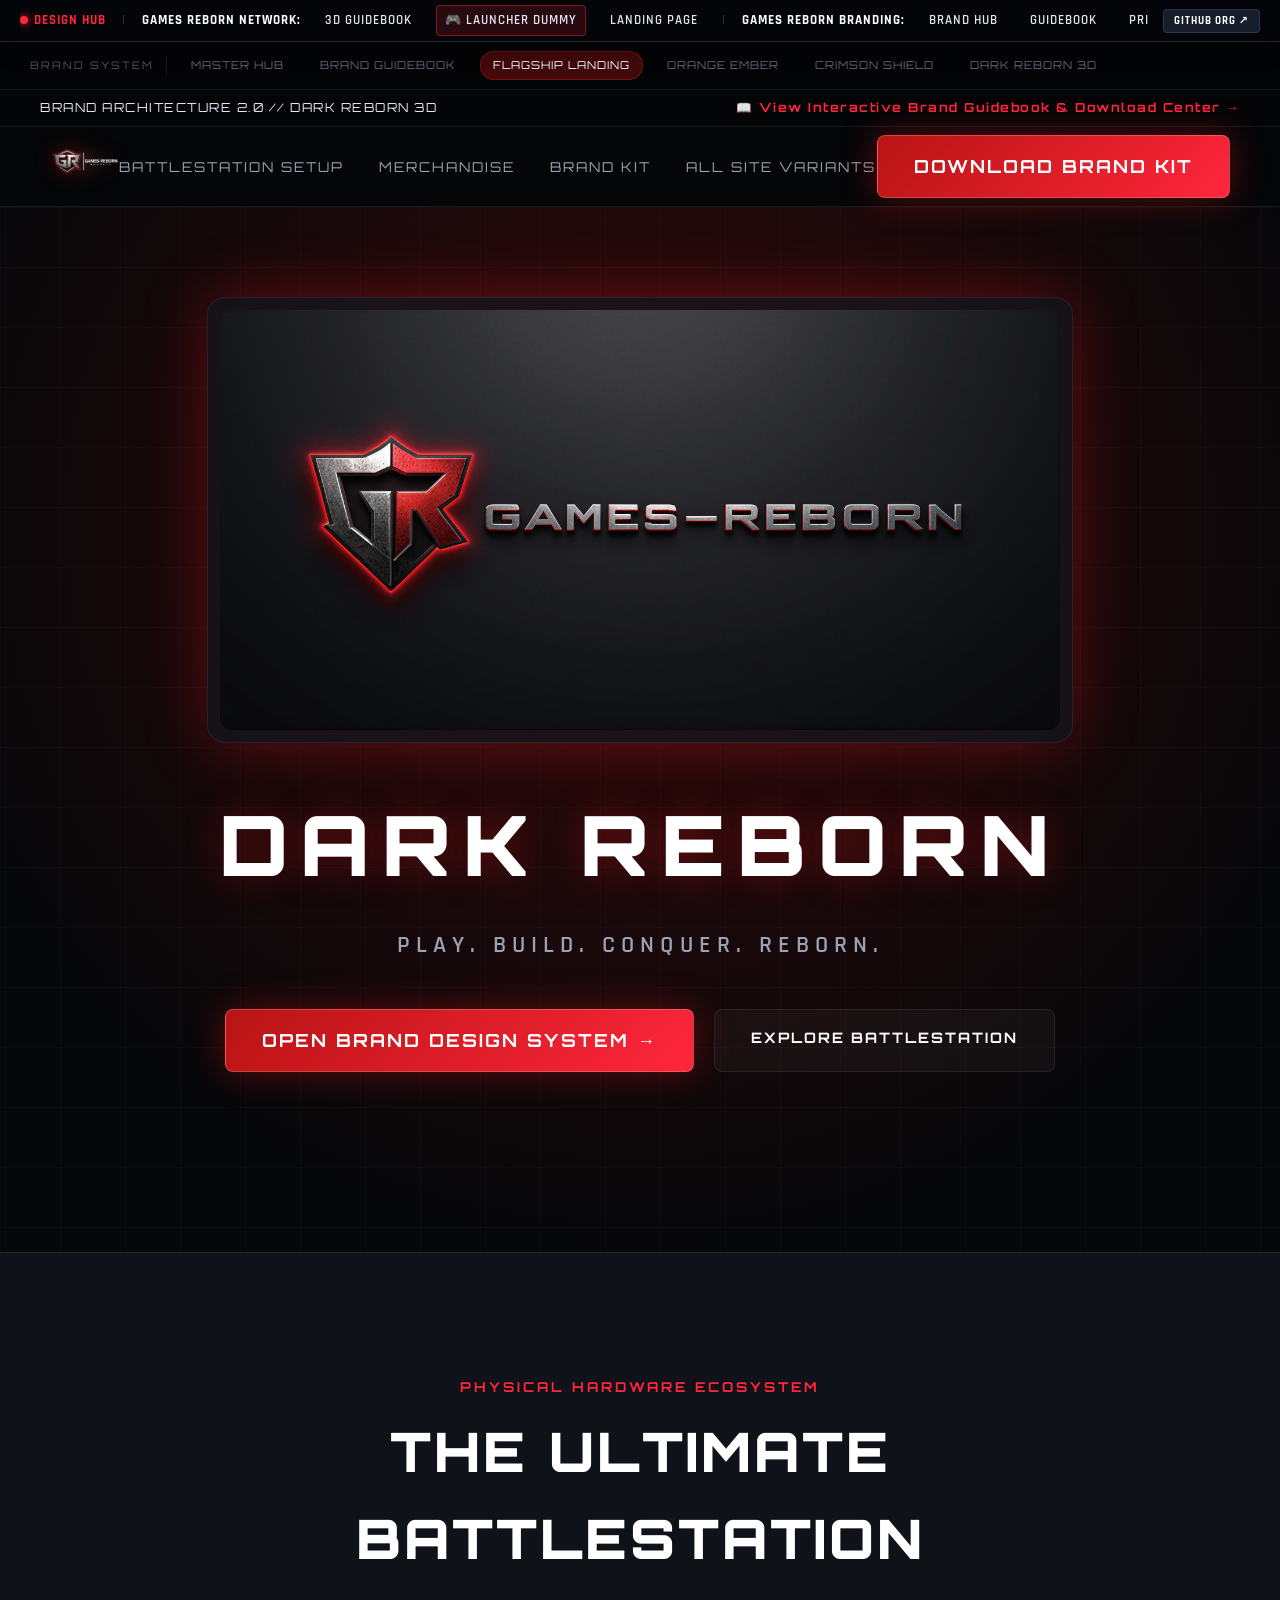
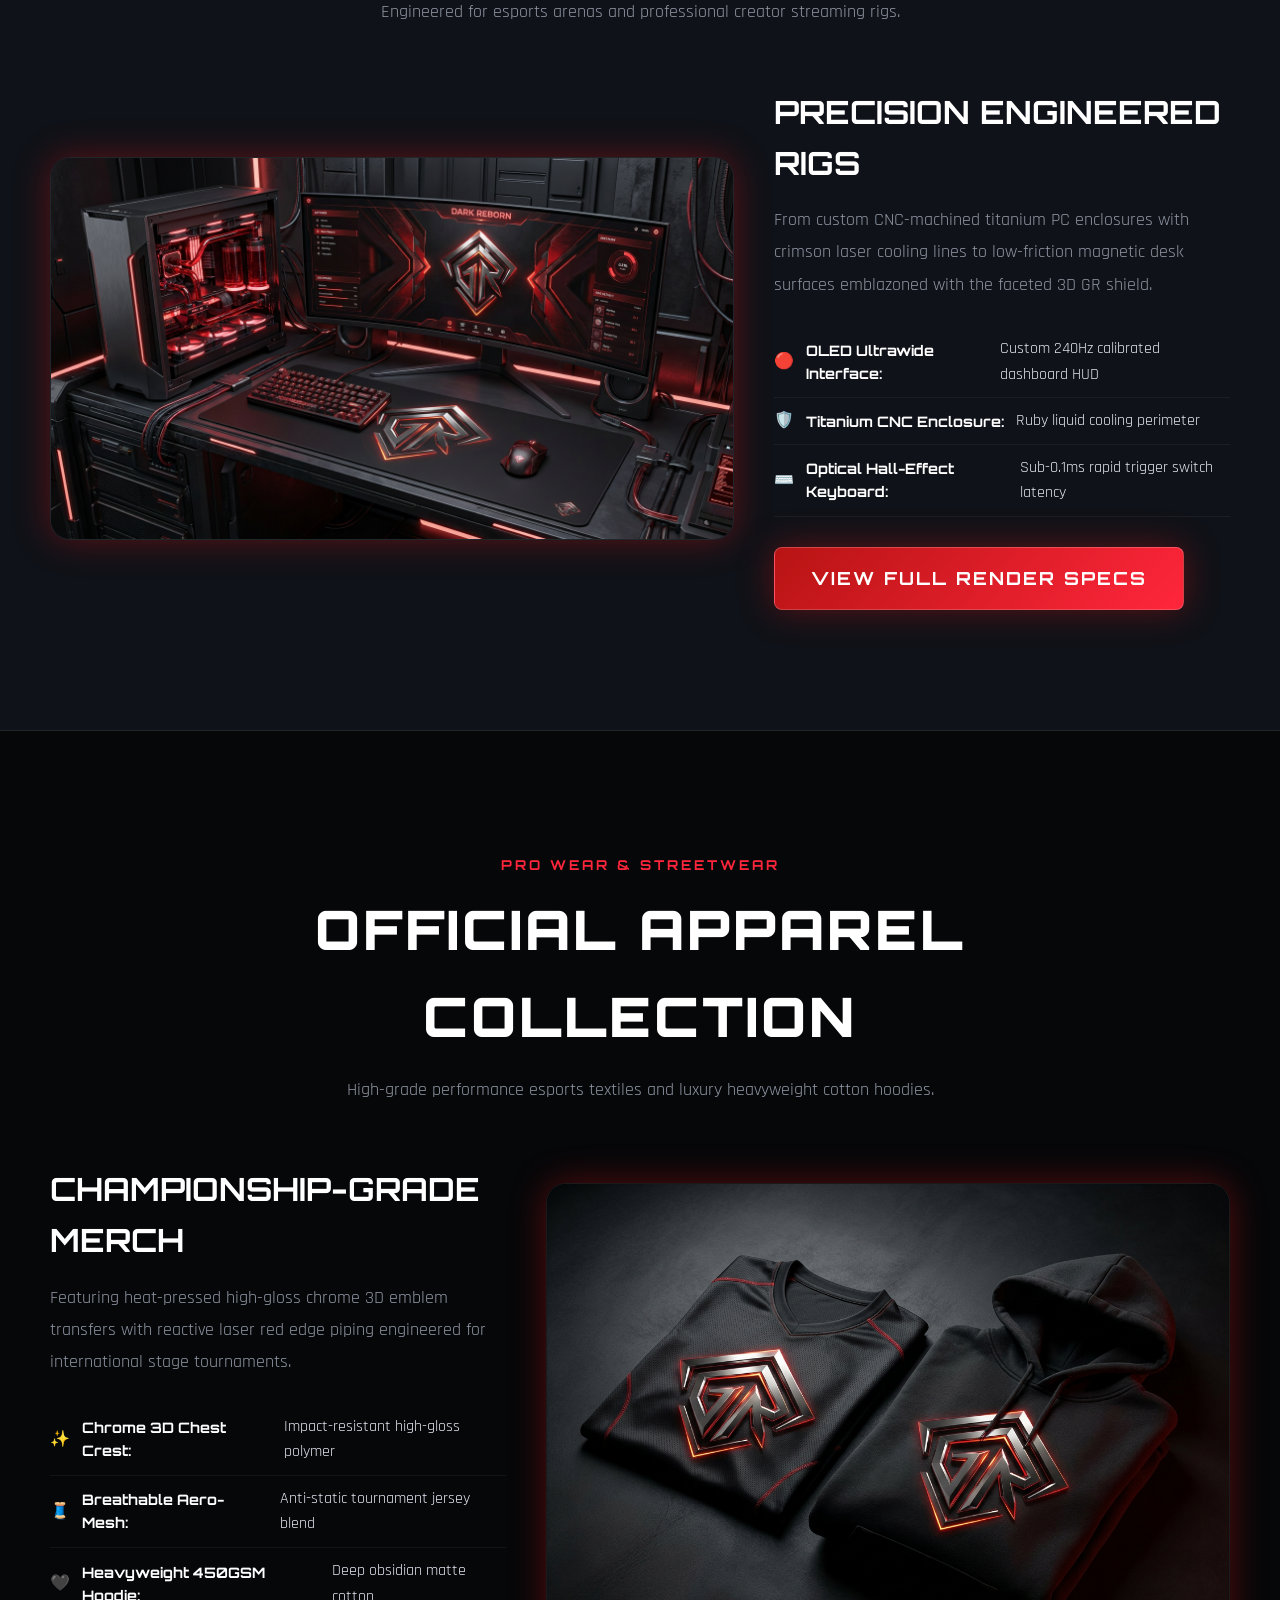
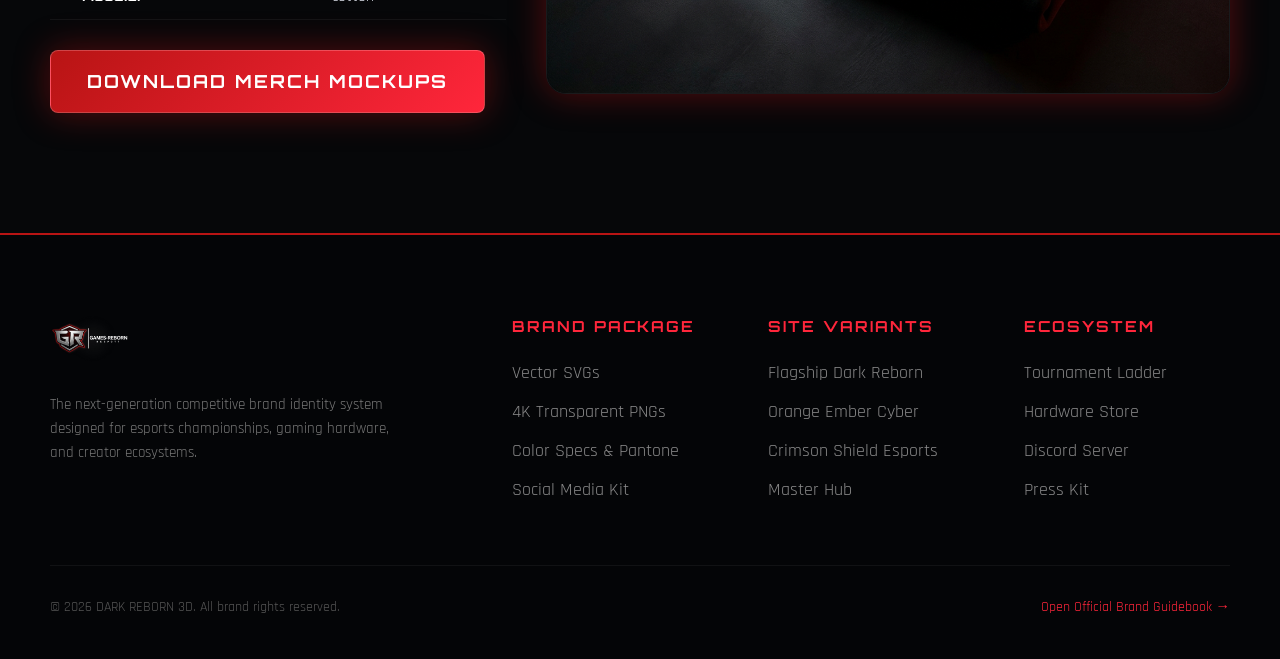
<file: reborn_prime_landing_page.html>
<!DOCTYPE html>
<html lang="en">
<head>
    <meta charset="UTF-8">
    <meta name="viewport" content="width=device-width, initial-scale=1.0">
    <title>DARK REBORN 3D — Flagship Competitive Gaming & Esports Platform</title>
    <link rel="icon" type="image/png" href="reborn_3d_brand_system/03_app_icons_favicons/favicon-32x32.png">
    <link rel="preconnect" href="https://fonts.googleapis.com">
    <link rel="preconnect" href="https://fonts.gstatic.com" crossorigin>
    <link href="https://fonts.googleapis.com/css2?family=Orbitron:wght@400;600;700;800;900&family=Rajdhani:wght@400;500;600;700&family=JetBrains+Mono:wght@400;600&display=swap" rel="stylesheet">
    <link rel="stylesheet" href="reborn_3d_brand_system/07_design_tokens_and_code/brand_styles.css">
    <style>
        * { margin: 0; padding: 0; box-sizing: border-box; }
        html { scroll-behavior: smooth; }
        body {
            font-family: var(--dr-font-body);
            background: var(--dr-bg-base);
            color: #e2e6f0;
            overflow-x: hidden;
            font-size: 18px;
            line-height: 1.6;
        }

        /* Top Announcement / Guidebook Bar */
        .top-bar {
            background: #040507;
            border-bottom: 1px solid var(--dr-border);
            padding: 8px 40px;
            display: flex;
            justify-content: space-between;
            align-items: center;
            font-family: var(--dr-font-display);
            font-size: 0.78rem;
            letter-spacing: 1.5px;
        }
        .top-bar a {
            color: var(--dr-primary-light);
            text-decoration: none;
            font-weight: 700;
        }
        .top-bar a:hover {
            text-decoration: underline;
        }

        /* Navigation */
        .navbar {
            position: sticky;
            top: 0;
            z-index: 1000;
            background: rgba(6, 7, 9, 0.94);
            backdrop-filter: blur(20px);
            border-bottom: 1px solid var(--dr-border);
            padding: 0 50px;
            height: 80px;
            display: flex;
            align-items: center;
            justify-content: space-between;
        }
        .nav-brand img {
            height: 42px;
            filter: drop-shadow(0 0 10px var(--dr-primary-glow));
        }
        .nav-links {
            display: flex;
            gap: 35px;
        }
        .nav-links a {
            color: #9aa2b4;
            text-decoration: none;
            font-family: var(--dr-font-display);
            font-size: 0.85rem;
            text-transform: uppercase;
            letter-spacing: 2px;
            transition: color 0.25s;
        }
        .nav-links a:hover {
            color: #fff;
        }

        /* HERO */
        .hero {
            position: relative;
            padding: 90px 40px 120px;
            min-height: 95vh;
            display: flex;
            align-items: center;
            justify-content: center;
            text-align: center;
            overflow: hidden;
        }
        .hero-bg {
            position: absolute;
            inset: 0;
            background: radial-gradient(circle at 50% 30%, rgba(184, 20, 20, 0.25) 0%, rgba(6, 7, 9, 0.98) 75%);
            z-index: 1;
        }
        .hero-grid {
            position: absolute;
            inset: 0;
            background-image: linear-gradient(rgba(255, 255, 255, 0.02) 1px, transparent 1px),
                              linear-gradient(90deg, rgba(255, 255, 255, 0.02) 1px, transparent 1px);
            background-size: 60px 60px;
            z-index: 2;
        }
        .hero-content {
            position: relative;
            z-index: 10;
            max-width: 1200px;
            margin: 0 auto;
        }
        .hero-banner-frame {
            width: 100%;
            max-width: 960px;
            margin: 0 auto 35px;
            border-radius: 18px;
            padding: 12px;
            background: rgba(22, 26, 35, 0.6);
            border: 1px solid var(--dr-border);
            box-shadow: 0 0 60px var(--dr-primary-glow);
            backdrop-filter: blur(12px);
        }
        .hero-banner-frame img {
            width: 100%;
            max-height: 420px;
            object-fit: contain;
            border-radius: 12px;
            display: block;
        }
        .hero-title {
            font-family: var(--dr-font-display);
            font-size: clamp(2.8rem, 6.5vw, 5.2rem);
            font-weight: 900;
            letter-spacing: 12px;
            text-transform: uppercase;
            color: #ffffff;
            margin-bottom: 15px;
            text-shadow: 0 0 35px var(--dr-primary-glow);
        }
        .hero-tagline {
            font-size: 1.5rem;
            color: #9aa2b4;
            letter-spacing: 6px;
            text-transform: uppercase;
            font-weight: 600;
            margin-bottom: 45px;
        }
        .hero-buttons {
            display: flex;
            gap: 20px;
            justify-content: center;
            flex-wrap: wrap;
            margin-bottom: 60px;
        }
        .btn-secondary {
            background: rgba(255, 255, 255, 0.04);
            border: 1px solid var(--dr-border);
            color: #fff;
            padding: 16px 36px;
            border-radius: 8px;
            font-family: var(--dr-font-display);
            font-size: 0.9rem;
            letter-spacing: 2px;
            text-transform: uppercase;
            text-decoration: none;
            font-weight: 700;
            transition: var(--dr-transition);
        }
        .btn-secondary:hover {
            border-color: var(--dr-primary);
            color: var(--dr-primary-light);
            transform: translateY(-2px);
        }

        /* HARDWARE & SETUP SECTION */
        .battlestation-sec {
            padding: 120px 50px;
            background: var(--dr-bg-surface);
            border-top: 1px solid var(--dr-border);
            border-bottom: 1px solid var(--dr-border);
        }
        .sec-header {
            text-align: center;
            max-width: 800px;
            margin: 0 auto 60px;
        }
        .sec-label {
            color: var(--dr-primary-light);
            font-family: var(--dr-font-display);
            text-transform: uppercase;
            letter-spacing: 3px;
            font-size: 0.85rem;
            font-weight: 700;
            margin-bottom: 10px;
            display: inline-block;
        }
        .sec-title {
            font-family: var(--dr-font-display);
            font-size: clamp(2.2rem, 4.5vw, 3.4rem);
            font-weight: 900;
            color: #fff;
            text-transform: uppercase;
            letter-spacing: 3px;
            margin-bottom: 15px;
        }
        .sec-desc {
            color: #8f96a3;
            font-size: 1.15rem;
        }

        .showcase-dual {
            display: grid;
            grid-template-columns: 1.2fr 0.8fr;
            gap: 40px;
            max-width: 1400px;
            margin: 0 auto;
            align-items: center;
        }
        .showcase-media {
            border-radius: 20px;
            overflow: hidden;
            border: 1px solid var(--dr-border);
            box-shadow: var(--dr-shadow-glow);
        }
        .showcase-media img {
            width: 100%;
            height: auto;
            display: block;
        }
        .showcase-content h3 {
            font-family: var(--dr-font-display);
            font-size: 2rem;
            color: #fff;
            margin-bottom: 15px;
            text-transform: uppercase;
        }
        .showcase-content p {
            color: #8f96a3;
            line-height: 1.8;
            margin-bottom: 25px;
        }
        .spec-list {
            list-style: none;
            margin-bottom: 30px;
        }
        .spec-list li {
            padding: 10px 0;
            border-bottom: 1px solid rgba(255,255,255,0.05);
            display: flex;
            align-items: center;
            gap: 12px;
            font-size: 1rem;
        }
        .spec-list li strong {
            color: #fff;
            font-family: var(--dr-font-display);
            font-size: 0.9rem;
        }

        /* APPAREL & MERCH SECTION */
        .apparel-sec {
            padding: 120px 50px;
            background: var(--dr-bg-base);
        }

        /* FOOTER */
        .footer {
            background: #040507;
            padding: 80px 50px 40px;
            border-top: 2px solid var(--dr-primary);
        }
        .footer-grid {
            max-width: 1400px;
            margin: 0 auto;
            display: grid;
            grid-template-columns: 2fr 1fr 1fr 1fr;
            gap: 50px;
        }
        .footer-brand img {
            height: 48px;
            margin-bottom: 20px;
        }
        .footer-links h4 {
            font-family: var(--dr-font-display);
            color: var(--dr-primary-light);
            font-size: 0.95rem;
            text-transform: uppercase;
            letter-spacing: 2px;
            margin-bottom: 20px;
        }
        .footer-links ul { list-style: none; }
        .footer-links li { margin-bottom: 10px; }
        .footer-links a {
            color: #888;
            text-decoration: none;
            transition: color 0.2s;
        }
        .footer-links a:hover {
            color: #fff;
        }
        .footer-bottom {
            max-width: 1400px;
            margin: 50px auto 0;
            padding-top: 30px;
            border-top: 1px solid rgba(255,255,255,0.05);
            display: flex;
            justify-content: space-between;
            color: #555;
            font-size: 0.9rem;
        }

        /* UNIFIED BRAND NAV */
        .unified-nav {
            background: #030406;
            border-bottom: 1px solid rgba(255,255,255,0.07);
            padding: 0 30px;
            height: 48px;
            display: flex;
            align-items: center;
            gap: 12px;
            position: sticky;
            top: 0;
            z-index: 9999;
            font-family: 'Orbitron', sans-serif;
            overflow-x: auto;
        }
        .unified-nav-label {
            font-size: 0.65rem;
            letter-spacing: 2px;
            color: #555;
            text-transform: uppercase;
            white-space: nowrap;
            flex-shrink: 0;
        }
        .unified-nav-sep {
            width: 1px;
            height: 20px;
            background: rgba(255,255,255,0.08);
            flex-shrink: 0;
        }
        .unified-nav a {
            font-size: 0.68rem;
            letter-spacing: 1px;
            text-transform: uppercase;
            color: #667;
            text-decoration: none;
            padding: 5px 12px;
            border-radius: 14px;
            transition: all 0.2s;
            white-space: nowrap;
            flex-shrink: 0;
        }
        .unified-nav a:hover {
            color: #ccc;
            background: rgba(255,255,255,0.05);
        }
        .unified-nav a.un-nav-active {
            color: #fff;
            background: rgba(184, 20, 20, 0.35);
            border: 1px solid rgba(184, 20, 20, 0.5);
        }
    </style>
</head>
<body>
<!-- GLOBAL DESIGN NETWORK TOPBAR -->
<div id="gr-global-nav-topbar" style="position:sticky; top:0; left:0; width:100%; z-index:999999; background:#040508; border-bottom:1px solid #1e2638; font-family:'Rajdhani',system-ui,-apple-system,sans-serif; font-size:13px; font-weight:600; letter-spacing:1px; text-transform:uppercase; color:#8f96a3; display:flex; align-items:center; justify-content:space-between; padding:0 20px; height:42px; box-shadow:0 4px 20px rgba(0,0,0,0.6); box-sizing:border-box;">
  <div style="display:flex; align-items:center; gap:16px; overflow-x:auto; white-space:nowrap; padding:4px 0;">
    <span style="color:#ff263b; font-weight:800; display:inline-flex; align-items:center; gap:6px;">
      <span style="display:inline-block; width:8px; height:8px; background:#ff263b; border-radius:50%; box-shadow:0 0 8px #ff263b;"></span>
      DESIGN HUB
    </span>
    <span style="color:#2b354c;">|</span>
    <span style="color:#fff; font-weight:700;">GAMES REBORN NETWORK:</span>
    <a href="https://games-reborn-network.github.io/design/" style="color:#e2e6f0; text-decoration:none; padding:4px 8px; border-radius:4px; transition:0.2s;" onmouseover="this.style.color='#ff263b'; this.style.background='#131824';" onmouseout="this.style.color='#e2e6f0'; this.style.background='transparent';">3D Guidebook</a>
    <a href="https://games-reborn-network.github.io/design/launcher.html" style="color:#e2e6f0; text-decoration:none; padding:4px 8px; border-radius:4px; transition:0.2s; background:rgba(255,42,68,0.15); border:1px solid rgba(255,42,68,0.4);" onmouseover="this.style.color='#ff263b';" onmouseout="this.style.color='#e2e6f0';">🎮 Launcher Dummy</a>
    <a href="https://games-reborn-network.github.io/design/landing.html" style="color:#e2e6f0; text-decoration:none; padding:4px 8px; border-radius:4px; transition:0.2s;" onmouseover="this.style.color='#ff263b'; this.style.background='#131824';" onmouseout="this.style.color='#e2e6f0'; this.style.background='transparent';">Landing Page</a>
    <span style="color:#2b354c;">|</span>
    <span style="color:#fff; font-weight:700;">GAMES REBORN BRANDING:</span>
    <a href="https://merlin-tribukait.github.io/games-reborn-branding/" style="color:#e2e6f0; text-decoration:none; padding:4px 8px; border-radius:4px; transition:0.2s;" onmouseover="this.style.color='#38bdf8'; this.style.background='#131824';" onmouseout="this.style.color='#e2e6f0'; this.style.background='transparent';">Brand Hub</a>
    <a href="https://merlin-tribukait.github.io/games-reborn-branding/BRAND_GUIDEBOOK.html" style="color:#e2e6f0; text-decoration:none; padding:4px 8px; border-radius:4px; transition:0.2s;" onmouseover="this.style.color='#38bdf8'; this.style.background='#131824';" onmouseout="this.style.color='#e2e6f0'; this.style.background='transparent';">Guidebook</a>
    <a href="https://merlin-tribukait.github.io/games-reborn-branding/reborn_prime_landing_page.html" style="color:#e2e6f0; text-decoration:none; padding:4px 8px; border-radius:4px; transition:0.2s;" onmouseover="this.style.color='#38bdf8'; this.style.background='#131824';" onmouseout="this.style.color='#e2e6f0'; this.style.background='transparent';">Prime Landing</a>
    <a href="https://merlin-tribukait.github.io/games-reborn-branding/showroom.html" style="color:#e2e6f0; text-decoration:none; padding:4px 8px; border-radius:4px; transition:0.2s;" onmouseover="this.style.color='#38bdf8'; this.style.background='#131824';" onmouseout="this.style.color='#e2e6f0'; this.style.background='transparent';">Showroom</a>
    <a href="https://merlin-tribukait.github.io/games-reborn-branding/launcher.html" style="color:#e2e6f0; text-decoration:none; padding:4px 8px; border-radius:4px; transition:0.2s;" onmouseover="this.style.color='#38bdf8'; this.style.background='#131824';" onmouseout="this.style.color='#e2e6f0'; this.style.background='transparent';">Launcher</a>
    <a href="https://merlin-tribukait.github.io/games-reborn-branding/variant1_orange_hex.html" style="color:#e2e6f0; text-decoration:none; padding:4px 8px; border-radius:4px; transition:0.2s;" onmouseover="this.style.color='#f59e0b'; this.style.background='#131824';" onmouseout="this.style.color='#e2e6f0'; this.style.background='transparent';">Orange Hex</a>
    <a href="https://merlin-tribukait.github.io/games-reborn-branding/variant2_red_shield.html" style="color:#e2e6f0; text-decoration:none; padding:4px 8px; border-radius:4px; transition:0.2s;" onmouseover="this.style.color='#ef4444'; this.style.background='#131824';" onmouseout="this.style.color='#e2e6f0'; this.style.background='transparent';">Red Shield</a>
    <a href="https://merlin-tribukait.github.io/games-reborn-branding/variant3_dark_red.html" style="color:#e2e6f0; text-decoration:none; padding:4px 8px; border-radius:4px; transition:0.2s;" onmouseover="this.style.color='#b91c1c'; this.style.background='#131824';" onmouseout="this.style.color='#e2e6f0'; this.style.background='transparent';">Dark Red</a>
    <span style="color:#2b354c;">|</span>
    <span style="color:#fff; font-weight:700;">PERSONAL BRAND:</span>
    <a href="https://merlin-tribukait.github.io/merlin-tribukait-branding/" style="color:#e2e6f0; text-decoration:none; padding:4px 8px; border-radius:4px; transition:0.2s;" onmouseover="this.style.color='#a855f7'; this.style.background='#131824';" onmouseout="this.style.color='#e2e6f0'; this.style.background='transparent';">Merlin Hub</a>
    <a href="https://merlin-tribukait.github.io/merlin-tribukait-branding/BRAND_GUIDEBOOK.html" style="color:#e2e6f0; text-decoration:none; padding:4px 8px; border-radius:4px; transition:0.2s;" onmouseover="this.style.color='#a855f7'; this.style.background='#131824';" onmouseout="this.style.color='#e2e6f0'; this.style.background='transparent';">Guidebook</a>
    <a href="https://merlin-tribukait.github.io/merlin-tribukait-branding/showroom.html" style="color:#e2e6f0; text-decoration:none; padding:4px 8px; border-radius:4px; transition:0.2s;" onmouseover="this.style.color='#a855f7'; this.style.background='#131824';" onmouseout="this.style.color='#e2e6f0'; this.style.background='transparent';">Showroom</a>
    <a href="https://merlin-tribukait.github.io/merlin-tribukait-branding/launcher.html" style="color:#e2e6f0; text-decoration:none; padding:4px 8px; border-radius:4px; transition:0.2s;" onmouseover="this.style.color='#a855f7'; this.style.background='#131824';" onmouseout="this.style.color='#e2e6f0'; this.style.background='transparent';">Launcher</a>
  </div>
  <div style="flex-shrink:0; margin-left:15px;">
    <a href="https://github.com/GAMES-Reborn-Network" target="_blank" style="background:#171d2b; color:#fff; padding:4px 10px; border-radius:4px; text-decoration:none; border:1px solid #2b354c; font-size:11px; font-weight:700;">GitHub Org ↗</a>
  </div>
</div>
<!-- /GLOBAL DESIGN NETWORK TOPBAR -->

<nav class="unified-nav">
    <span class="unified-nav-label">Brand System</span>
    <span class="unified-nav-sep"></span>
    <a href="index.html">Master Hub</a>
    <a href="BRAND_GUIDEBOOK.html">Brand Guidebook</a>
    <a href="reborn_prime_landing_page.html" class="un-nav-active">Flagship Landing</a>
    <a href="variant1_orange_hex.html">Orange Ember</a>
    <a href="variant2_red_shield.html">Crimson Shield</a>
    <a href="variant3_dark_red.html">Dark Reborn 3D</a>
</nav>

<div class="top-bar">
    <div>
        <span>BRAND ARCHITECTURE 2.0 // DARK REBORN 3D</span>
    </div>
    <div>
        <a href="BRAND_GUIDEBOOK.html">📖 View Interactive Brand Guidebook & Download Center →</a>
    </div>
</div>

<nav class="navbar">
    <a href="#" class="nav-brand">
        <img src="reborn_3d_brand_system/01_vectors_svg/logo_horizontal_wordmark.svg" alt="Dark Reborn 3D">
    </a>
    <div class="nav-links">
        <a href="#hardware">Battlestation Setup</a>
        <a href="#apparel">Merchandise</a>
        <a href="BRAND_GUIDEBOOK.html">Brand Kit</a>
        <a href="index.html">All Site Variants</a>
    </div>
    <a href="BRAND_GUIDEBOOK.html" class="dr-btn-primary">Download Brand Kit</a>
</nav>

<section class="hero">
    <div class="hero-bg"></div>
    <div class="hero-grid"></div>
    <div class="hero-content">
        <div class="hero-banner-frame">
            <img src="reborn_3d_brand_system/06_merch_and_mockups/mockup_cinematic_5k_header.jpg" alt="Dark Reborn 3D 5K Header">
        </div>
        <h1 class="hero-title">DARK REBORN</h1>
        <p class="hero-tagline">Play. Build. Conquer. Reborn.</p>
        <div class="hero-buttons">
            <a href="BRAND_GUIDEBOOK.html" class="dr-btn-primary">Open Brand Design System →</a>
            <a href="#hardware" class="btn-secondary">Explore Battlestation</a>
        </div>
    </div>
</section>

<!-- BATTLESTATION HARDWARE -->
<section class="battlestation-sec" id="hardware">
    <div class="sec-header">
        <span class="sec-label">Physical Hardware Ecosystem</span>
        <h2 class="sec-title">The Ultimate Battlestation</h2>
        <p class="sec-desc">Engineered for esports arenas and professional creator streaming rigs.</p>
    </div>

    <div class="showcase-dual">
        <div class="showcase-media">
            <img src="reborn_3d_brand_system/06_merch_and_mockups/mockup_battlestation_desk_setup.png" alt="Battlestation Desk Setup">
        </div>
        <div class="showcase-content">
            <h3>Precision Engineered Rigs</h3>
            <p>From custom CNC-machined titanium PC enclosures with crimson laser cooling lines to low-friction magnetic desk surfaces emblazoned with the faceted 3D GR shield.</p>
            <ul class="spec-list">
                <li>🔴 <strong>OLED Ultrawide Interface:</strong> Custom 240Hz calibrated dashboard HUD</li>
                <li>🛡️ <strong>Titanium CNC Enclosure:</strong> Ruby liquid cooling perimeter</li>
                <li>⌨️ <strong>Optical Hall-Effect Keyboard:</strong> Sub-0.1ms rapid trigger switch latency</li>
            </ul>
            <a href="BRAND_GUIDEBOOK.html#mockups" class="dr-btn-primary">View Full Render Specs</a>
        </div>
    </div>
</section>

<!-- APPAREL MERCH -->
<section class="apparel-sec" id="apparel">
    <div class="sec-header">
        <span class="sec-label">Pro Wear & Streetwear</span>
        <h2 class="sec-title">Official Apparel Collection</h2>
        <p class="sec-desc">High-grade performance esports textiles and luxury heavyweight cotton hoodies.</p>
    </div>

    <div class="showcase-dual" style="grid-template-columns: 0.8fr 1.2fr;">
        <div class="showcase-content">
            <h3>Championship-Grade Merch</h3>
            <p>Featuring heat-pressed high-gloss chrome 3D emblem transfers with reactive laser red edge piping engineered for international stage tournaments.</p>
            <ul class="spec-list">
                <li>✨ <strong>Chrome 3D Chest Crest:</strong> Impact-resistant high-gloss polymer</li>
                <li>🧵 <strong>Breathable Aero-Mesh:</strong> Anti-static tournament jersey blend</li>
                <li>🖤 <strong>Heavyweight 450GSM Hoodie:</strong> Deep obsidian matte cotton</li>
            </ul>
            <a href="BRAND_GUIDEBOOK.html#mockups" class="dr-btn-primary">Download Merch Mockups</a>
        </div>
        <div class="showcase-media">
            <img src="reborn_3d_brand_system/06_merch_and_mockups/mockup_esports_jersey_hoodie.png" alt="Apparel Collection">
        </div>
    </div>
</section>

<footer class="footer">
    <div class="footer-grid">
        <div class="footer-brand">
            <img src="reborn_3d_brand_system/01_vectors_svg/logo_horizontal_wordmark.svg" alt="Dark Reborn">
            <p style="color:#777; font-size:0.95rem; max-width:360px;">The next-generation competitive brand identity system designed for esports championships, gaming hardware, and creator ecosystems.</p>
        </div>
        <div class="footer-links">
            <h4>Brand Package</h4>
            <ul>
                <li><a href="BRAND_GUIDEBOOK.html#vectors">Vector SVGs</a></li>
                <li><a href="BRAND_GUIDEBOOK.html#pngs">4K Transparent PNGs</a></li>
                <li><a href="BRAND_GUIDEBOOK.html#colors">Color Specs & Pantone</a></li>
                <li><a href="BRAND_GUIDEBOOK.html#social">Social Media Kit</a></li>
            </ul>
        </div>
        <div class="footer-links">
            <h4>Site Variants</h4>
            <ul>
                <li><a href="reborn_prime_landing_page.html">Flagship Dark Reborn</a></li>
                <li><a href="variant1_orange_hex.html">Orange Ember Cyber</a></li>
                <li><a href="variant2_red_shield.html">Crimson Shield Esports</a></li>
                <li><a href="index.html">Master Hub</a></li>
            </ul>
        </div>
        <div class="footer-links">
            <h4>Ecosystem</h4>
            <ul>
                <li><a href="#">Tournament Ladder</a></li>
                <li><a href="#">Hardware Store</a></li>
                <li><a href="#">Discord Server</a></li>
                <li><a href="#">Press Kit</a></li>
            </ul>
        </div>
    </div>
    <div class="footer-bottom">
        <p>© 2026 DARK REBORN 3D. All brand rights reserved.</p>
        <p><a href="BRAND_GUIDEBOOK.html" style="color:var(--dr-primary-light); text-decoration:none;">Open Official Brand Guidebook →</a></p>
    </div>
</footer>

</body>
</html>
</file>
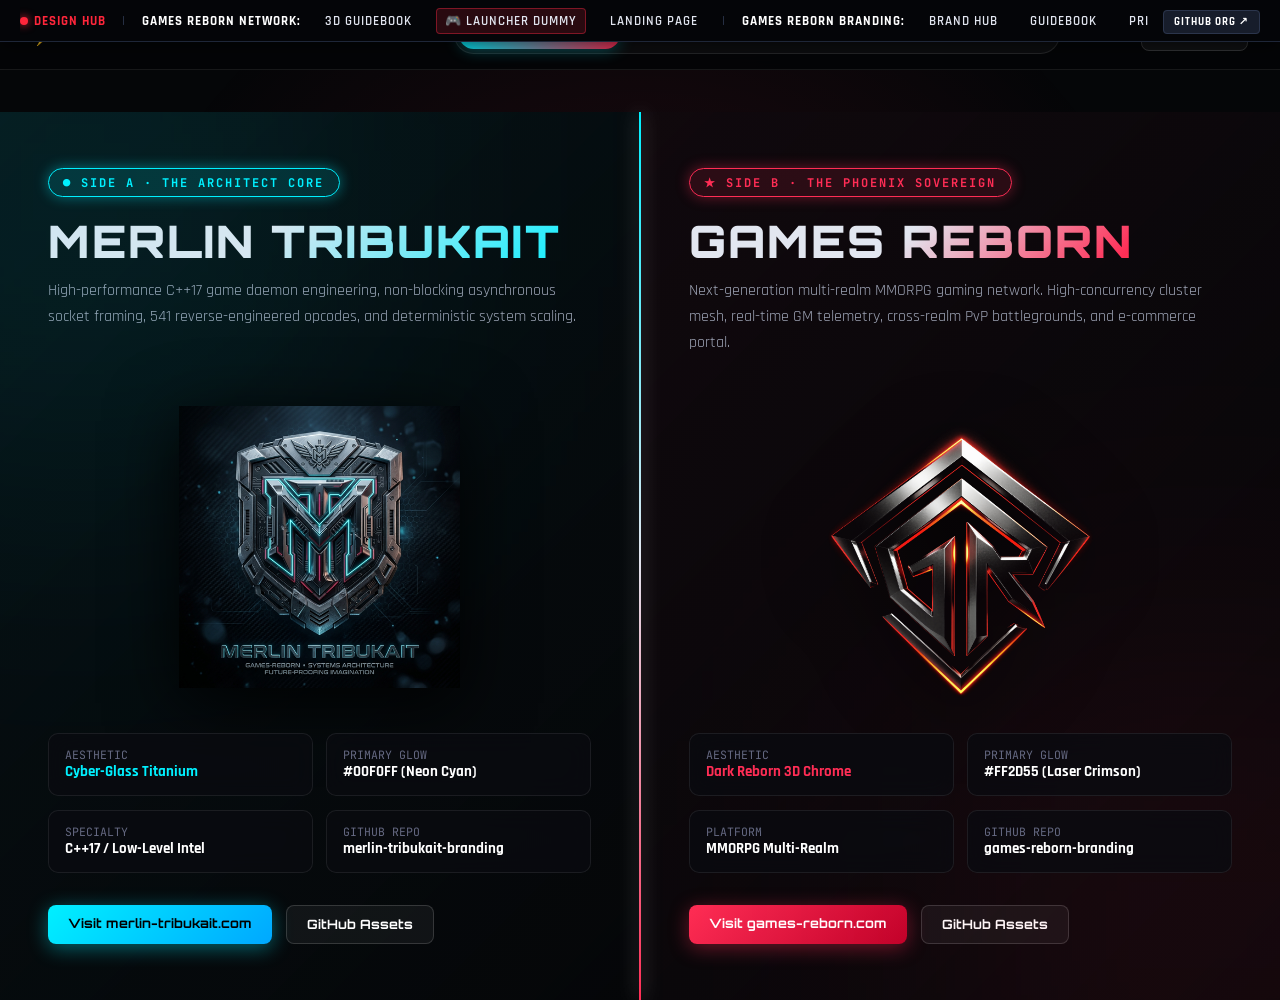
<file: showroom.html>
<!DOCTYPE html>
<html lang="en">
<head>
  <meta charset="UTF-8">
  <meta name="viewport" content="width=device-width, initial-scale=1.0">
  <title>DUAL BRAND SHOWROOM · Merlin Tribukait vs GAMES REBORN</title>
  <!-- Favicon Suite (100% True Alpha Transparent) -->
  <link rel="icon" type="image/png" sizes="32x32" href="favicon-32x32.png">
  <link rel="icon" type="image/png" sizes="16x16" href="favicon-16x16.png">
  <link rel="icon" type="image/x-icon" href="favicon.ico">
  <link rel="apple-touch-icon" sizes="180x180" href="apple-touch-icon.png">
  <link rel="preconnect" href="https://fonts.googleapis.com">
  <link rel="preconnect" href="https://fonts.gstatic.com" crossorigin>
  <link href="https://fonts.googleapis.com/css2?family=Audiowide&family=Orbitron:wght@600;700;800;900&family=Oxanium:wght@400;500;600;700;800&family=Rajdhani:wght@500;600;700&family=JetBrains+Mono:wght@400;600;700&display=swap" rel="stylesheet">

  <style>
    :root {
      --bg: #050608;
      --cyan: #00f0ff;
      --cyan-glow: rgba(0, 240, 255, 0.4);
      --crimson: #ff2d55;
      --crimson-glow: rgba(255, 45, 85, 0.4);
      --amber: #ffb703;
      --amber-glow: rgba(255, 183, 3, 0.35);
      --text-primary: #e2e6f0;

      --font-display: 'Orbitron', 'Audiowide', sans-serif;
      --font-tech: 'Oxanium', 'Rajdhani', sans-serif;
      --font-body: 'Rajdhani', -apple-system, sans-serif;
      --font-mono: 'JetBrains Mono', monospace;
    }

    * { box-sizing: border-box; margin: 0; padding: 0; }

    body {
      background-color: var(--bg);
      color: #f0f2f8;
      font-family: var(--font-body);
      overflow-x: hidden;
      min-height: 100vh;
      display: flex;
      flex-direction: column;
    }

    /* Ambient Dual Lighting Follower */
    .spotlight {
      position: fixed;
      top: 0; left: 0; width: 100vw; height: 100vh;
      pointer-events: none;
      background: radial-gradient(700px circle at var(--mouse-x, 50vw) var(--mouse-y, 50vh), rgba(0, 240, 255, 0.05), rgba(255, 45, 85, 0.05) 50%, transparent 80%);
      z-index: 0;
    }

    /* Top Control Bar */
    .top-bar {
      position: fixed;
      top: 0; left: 0; right: 0;
      z-index: 1000;
      background: rgba(5, 6, 8, 0.92);
      backdrop-filter: blur(20px);
      border-bottom: 1px solid rgba(255, 255, 255, 0.08);
      height: 70px;
      display: flex;
      align-items: center;
      justify-content: space-between;
      padding: 0 2rem;
    }

    .showroom-title {
      font-family: var(--font-display);
      font-size: 1.1rem;
      font-weight: 800;
      letter-spacing: 2px;
      display: flex;
      align-items: center;
      gap: 0.75rem;
    }

    .mode-switch-group {
      display: flex;
      background: rgba(255, 255, 255, 0.04);
      border: 1px solid rgba(255, 255, 255, 0.1);
      border-radius: 9999px;
      padding: 4px;
      gap: 4px;
    }

    .mode-btn {
      background: transparent;
      border: none;
      color: #8f96a3;
      padding: 0.45rem 1.15rem;
      border-radius: 9999px;
      font-family: var(--font-display);
      font-size: 0.75rem;
      font-weight: 700;
      letter-spacing: 1px;
      cursor: pointer;
      transition: all 0.25s ease;
    }

    .mode-btn.active-dual {
      background: linear-gradient(90deg, var(--cyan), var(--crimson));
      color: #000;
      box-shadow: 0 0 16px rgba(0, 240, 255, 0.4);
    }
    .mode-btn.active-cyan {
      background: var(--cyan);
      color: #000;
      box-shadow: 0 0 16px var(--cyan-glow);
    }
    .mode-btn.active-crimson {
      background: var(--crimson);
      color: #fff;
      box-shadow: 0 0 16px var(--crimson-glow);
    }

    /* Main Split Showroom Container */
    .showroom-arena {
      flex: 1;
      display: flex;
      padding-top: 70px;
      min-height: 100vh;
      position: relative;
      z-index: 1;
    }

    /* Side Panes */
    .side-pane {
      flex: 1;
      padding: 3.5rem 3rem;
      display: flex;
      flex-direction: column;
      justify-content: space-between;
      position: relative;
      overflow: hidden;
      transition: flex 0.6s cubic-bezier(0.16, 1, 0.3, 1), background 0.4s ease;
    }

    /* Left Pane: Merlin Tribukait / Architect Core (Good / Cyber Core) */
    .side-cyan {
      background: linear-gradient(135deg, rgba(0, 240, 255, 0.04), rgba(5, 6, 8, 0.98)), #06070a;
      border-right: 1px solid rgba(0, 240, 255, 0.2);
    }
    .side-cyan::before {
      content: '';
      position: absolute;
      top: -150px; left: -150px;
      width: 450px; height: 450px;
      background: var(--cyan-glow);
      filter: blur(160px);
      pointer-events: none;
      opacity: 0.3;
    }

    /* Right Pane: Games-Reborn / Phoenix Sovereign (Bad / Crimson Chaos) */
    .side-crimson {
      background: linear-gradient(135deg, rgba(255, 45, 85, 0.04), rgba(5, 6, 8, 0.98)), #06070a;
      border-left: 1px solid rgba(255, 45, 85, 0.2);
    }
    .side-crimson::before {
      content: '';
      position: absolute;
      bottom: -150px; right: -150px;
      width: 450px; height: 450px;
      background: var(--crimson-glow);
      filter: blur(160px);
      pointer-events: none;
      opacity: 0.3;
    }

    /* Hover Expansion */
    @media (min-width: 1024px) {
      .showroom-arena.hover-cyan .side-cyan { flex: 1.4; background: linear-gradient(135deg, rgba(0, 240, 255, 0.08), rgba(5, 6, 8, 0.95)); }
      .showroom-arena.hover-cyan .side-crimson { flex: 0.7; opacity: 0.65; }
      
      .showroom-arena.hover-crimson .side-crimson { flex: 1.4; background: linear-gradient(135deg, rgba(255, 45, 85, 0.08), rgba(5, 6, 8, 0.95)); }
      .showroom-arena.hover-crimson .side-cyan { flex: 0.7; opacity: 0.65; }
    }

    /* Center Battle Divider */
    .battle-divider {
      position: absolute;
      top: 70px; bottom: 0; left: 50%;
      width: 2px;
      background: linear-gradient(180deg, var(--cyan), var(--text-primary) 50%, var(--crimson));
      transform: translateX(-50%);
      z-index: 10;
      box-shadow: 0 0 20px rgba(255, 255, 255, 0.6);
      pointer-events: none;
    }

    .divider-badge {
      position: absolute;
      top: 30%; left: 50%;
      transform: translate(-50%, -50%);
      background: #000;
      border: 2px solid #fff;
      border-radius: 50%;
      width: 54px; height: 54px;
      display: flex;
      align-items: center;
      justify-content: center;
      font-family: var(--font-display);
      font-weight: 900;
      font-size: 0.9rem;
      color: #fff;
      box-shadow: 0 0 25px rgba(255, 255, 255, 0.7);
      pointer-events: auto;
    }

    /* Side Content Header */
    .pane-header {
      margin-bottom: 2rem;
    }

    .pane-badge {
      display: inline-flex;
      align-items: center;
      gap: 0.5rem;
      font-family: var(--font-mono);
      font-size: 0.75rem;
      font-weight: 700;
      letter-spacing: 2px;
      text-transform: uppercase;
      padding: 0.35rem 0.9rem;
      border-radius: 9999px;
      margin-bottom: 1.25rem;
    }
    .badge-cyan {
      background: rgba(0, 240, 255, 0.12);
      border: 1px solid var(--cyan);
      color: var(--cyan);
      box-shadow: 0 0 14px var(--cyan-glow);
    }
    .badge-crimson {
      background: rgba(255, 45, 85, 0.12);
      border: 1px solid var(--crimson);
      color: var(--crimson);
      box-shadow: 0 0 14px var(--crimson-glow);
    }

    .pane-title {
      font-family: var(--font-display);
      font-size: clamp(2rem, 3.5vw, 3.2rem);
      font-weight: 900;
      letter-spacing: 2px;
      line-height: 1.1;
      margin-bottom: 0.75rem;
      text-transform: uppercase;
    }
    .title-cyan {
      background: linear-gradient(135deg, var(--text-primary) 40%, var(--cyan));
      -webkit-background-clip: text;
      -webkit-text-fill-color: transparent;
    }
    .title-crimson {
      background: linear-gradient(135deg, var(--text-primary) 40%, var(--crimson) 80%, var(--amber));
      -webkit-background-clip: text;
      -webkit-text-fill-color: transparent;
    }

    .pane-desc {
      color: #9da3b4;
      font-size: 1rem;
      line-height: 1.6;
      max-width: 540px;
    }

    /* 3D Crest Presentation Box (No Background Box!) */
    .crest-display {
      display: flex;
      flex-direction: column;
      align-items: center;
      justify-content: center;
      margin: 2rem 0;
      position: relative;
    }

    .crest-img-container {
      width: clamp(200px, 22vw, 320px);
      height: clamp(200px, 22vw, 320px);
      position: relative;
      display: flex;
      align-items: center;
      justify-content: center;
      transition: transform 0.3s cubic-bezier(0.16, 1, 0.3, 1);
      cursor: pointer;
    }

    .crest-img-container img {
      width: 100%;
      height: 100%;
      object-fit: contain;
      filter: drop-shadow(0 15px 35px rgba(0, 0, 0, 0.9));
      transition: filter 0.3s ease;
    }

    .side-cyan .crest-img-container:hover img {
      filter: drop-shadow(0 0 35px var(--cyan-glow)) drop-shadow(0 15px 40px rgba(0,0,0,0.9));
      transform: scale(1.05);
    }
    .side-crimson .crest-img-container:hover img {
      filter: drop-shadow(0 0 40px var(--crimson-glow)) drop-shadow(0 15px 40px rgba(0,0,0,0.9));
      transform: scale(1.05);
    }

    /* Specifications & Action Buttons */
    .specs-grid {
      display: grid;
      grid-template-columns: repeat(2, 1fr);
      gap: 0.85rem;
      margin-bottom: 2rem;
    }
    .spec-card {
      background: rgba(10, 11, 16, 0.75);
      border: 1px solid rgba(255, 255, 255, 0.08);
      border-radius: 10px;
      padding: 0.85rem 1rem;
      backdrop-filter: blur(12px);
    }
    .spec-label {
      font-family: var(--font-mono);
      font-size: 0.72rem;
      color: #656982;
      text-transform: uppercase;
    }
    .spec-val {
      font-size: 0.92rem;
      font-weight: 700;
      color: #fff;
    }

    .action-row {
      display: flex;
      gap: 0.85rem;
      flex-wrap: wrap;
    }

    .btn-cyan {
      background: linear-gradient(135deg, var(--cyan), #00a8ff);
      color: #000;
      box-shadow: 0 4px 20px var(--cyan-glow);
    }
    .btn-cyan:hover {
      box-shadow: 0 8px 30px rgba(0, 240, 255, 0.7);
      transform: translateY(-2px);
    }

    .btn-crimson {
      background: linear-gradient(135deg, var(--crimson), #c00028);
      color: #fff;
      box-shadow: 0 4px 20px var(--crimson-glow);
    }
    .btn-crimson:hover {
      box-shadow: 0 8px 30px rgba(255, 45, 85, 0.7);
      transform: translateY(-2px);
    }

    .btn-ghost {
      background: rgba(255, 255, 255, 0.05);
      border: 1px solid rgba(255, 255, 255, 0.15);
      color: #fff;
    }
    .btn-ghost:hover {
      background: rgba(255, 255, 255, 0.12);
      transform: translateY(-2px);
    }

    /* Mobile Responsive Across All Viewports */
    @media (max-width: 900px) {
      .top-bar {
        position: relative;
        height: auto;
        padding: 0.75rem 1rem;
        flex-direction: column;
        gap: 0.65rem;
      }
      .showroom-title {
        font-size: 0.95rem;
        letter-spacing: 1px;
      }
      .mode-switch-group {
        width: 100%;
        justify-content: center;
        flex-wrap: wrap;
      }
      .mode-btn {
        padding: 0.35rem 0.75rem;
        font-size: 0.68rem;
      }
      .showroom-arena {
        flex-direction: column;
        padding-top: 0;
      }
      .battle-divider, .divider-badge { display: none; }
      .side-pane {
        padding: 2rem 1rem;
        min-height: auto;
      }
      .crest-display {
        height: 200px;
      }
      .crest-img-container {
        width: 150px;
        height: 150px;
      }
      .specs-grid {
        grid-template-columns: 1fr;
        gap: 0.65rem;
      }
      .action-row {
        flex-direction: column;
        width: 100%;
      }
      .action-row a {
        width: 100%;
        text-align: center;
      }
    }
  </style>
</head>
<body>
<!-- GLOBAL DESIGN NETWORK TOPBAR -->
<div id="gr-global-nav-topbar" style="position:sticky; top:0; left:0; width:100%; z-index:999999; background:#040508; border-bottom:1px solid #1e2638; font-family:'Rajdhani',system-ui,-apple-system,sans-serif; font-size:13px; font-weight:600; letter-spacing:1px; text-transform:uppercase; color:#8f96a3; display:flex; align-items:center; justify-content:space-between; padding:0 20px; height:42px; box-shadow:0 4px 20px rgba(0,0,0,0.6); box-sizing:border-box;">
  <div style="display:flex; align-items:center; gap:16px; overflow-x:auto; white-space:nowrap; padding:4px 0;">
    <span style="color:#ff263b; font-weight:800; display:inline-flex; align-items:center; gap:6px;">
      <span style="display:inline-block; width:8px; height:8px; background:#ff263b; border-radius:50%; box-shadow:0 0 8px #ff263b;"></span>
      DESIGN HUB
    </span>
    <span style="color:#2b354c;">|</span>
    <span style="color:#fff; font-weight:700;">GAMES REBORN NETWORK:</span>
    <a href="https://games-reborn-network.github.io/design/" style="color:#e2e6f0; text-decoration:none; padding:4px 8px; border-radius:4px; transition:0.2s;" onmouseover="this.style.color='#ff263b'; this.style.background='#131824';" onmouseout="this.style.color='#e2e6f0'; this.style.background='transparent';">3D Guidebook</a>
    <a href="https://games-reborn-network.github.io/design/launcher.html" style="color:#e2e6f0; text-decoration:none; padding:4px 8px; border-radius:4px; transition:0.2s; background:rgba(255,42,68,0.15); border:1px solid rgba(255,42,68,0.4);" onmouseover="this.style.color='#ff263b';" onmouseout="this.style.color='#e2e6f0';">🎮 Launcher Dummy</a>
    <a href="https://games-reborn-network.github.io/design/landing.html" style="color:#e2e6f0; text-decoration:none; padding:4px 8px; border-radius:4px; transition:0.2s;" onmouseover="this.style.color='#ff263b'; this.style.background='#131824';" onmouseout="this.style.color='#e2e6f0'; this.style.background='transparent';">Landing Page</a>
    <span style="color:#2b354c;">|</span>
    <span style="color:#fff; font-weight:700;">GAMES REBORN BRANDING:</span>
    <a href="https://merlin-tribukait.github.io/games-reborn-branding/" style="color:#e2e6f0; text-decoration:none; padding:4px 8px; border-radius:4px; transition:0.2s;" onmouseover="this.style.color='#38bdf8'; this.style.background='#131824';" onmouseout="this.style.color='#e2e6f0'; this.style.background='transparent';">Brand Hub</a>
    <a href="https://merlin-tribukait.github.io/games-reborn-branding/BRAND_GUIDEBOOK.html" style="color:#e2e6f0; text-decoration:none; padding:4px 8px; border-radius:4px; transition:0.2s;" onmouseover="this.style.color='#38bdf8'; this.style.background='#131824';" onmouseout="this.style.color='#e2e6f0'; this.style.background='transparent';">Guidebook</a>
    <a href="https://merlin-tribukait.github.io/games-reborn-branding/reborn_prime_landing_page.html" style="color:#e2e6f0; text-decoration:none; padding:4px 8px; border-radius:4px; transition:0.2s;" onmouseover="this.style.color='#38bdf8'; this.style.background='#131824';" onmouseout="this.style.color='#e2e6f0'; this.style.background='transparent';">Prime Landing</a>
    <a href="https://merlin-tribukait.github.io/games-reborn-branding/showroom.html" style="color:#e2e6f0; text-decoration:none; padding:4px 8px; border-radius:4px; transition:0.2s;" onmouseover="this.style.color='#38bdf8'; this.style.background='#131824';" onmouseout="this.style.color='#e2e6f0'; this.style.background='transparent';">Showroom</a>
    <a href="https://merlin-tribukait.github.io/games-reborn-branding/launcher.html" style="color:#e2e6f0; text-decoration:none; padding:4px 8px; border-radius:4px; transition:0.2s;" onmouseover="this.style.color='#38bdf8'; this.style.background='#131824';" onmouseout="this.style.color='#e2e6f0'; this.style.background='transparent';">Launcher</a>
    <a href="https://merlin-tribukait.github.io/games-reborn-branding/variant1_orange_hex.html" style="color:#e2e6f0; text-decoration:none; padding:4px 8px; border-radius:4px; transition:0.2s;" onmouseover="this.style.color='#f59e0b'; this.style.background='#131824';" onmouseout="this.style.color='#e2e6f0'; this.style.background='transparent';">Orange Hex</a>
    <a href="https://merlin-tribukait.github.io/games-reborn-branding/variant2_red_shield.html" style="color:#e2e6f0; text-decoration:none; padding:4px 8px; border-radius:4px; transition:0.2s;" onmouseover="this.style.color='#ef4444'; this.style.background='#131824';" onmouseout="this.style.color='#e2e6f0'; this.style.background='transparent';">Red Shield</a>
    <a href="https://merlin-tribukait.github.io/games-reborn-branding/variant3_dark_red.html" style="color:#e2e6f0; text-decoration:none; padding:4px 8px; border-radius:4px; transition:0.2s;" onmouseover="this.style.color='#b91c1c'; this.style.background='#131824';" onmouseout="this.style.color='#e2e6f0'; this.style.background='transparent';">Dark Red</a>
    <span style="color:#2b354c;">|</span>
    <span style="color:#fff; font-weight:700;">PERSONAL BRAND:</span>
    <a href="https://merlin-tribukait.github.io/merlin-tribukait-branding/" style="color:#e2e6f0; text-decoration:none; padding:4px 8px; border-radius:4px; transition:0.2s;" onmouseover="this.style.color='#a855f7'; this.style.background='#131824';" onmouseout="this.style.color='#e2e6f0'; this.style.background='transparent';">Merlin Hub</a>
    <a href="https://merlin-tribukait.github.io/merlin-tribukait-branding/BRAND_GUIDEBOOK.html" style="color:#e2e6f0; text-decoration:none; padding:4px 8px; border-radius:4px; transition:0.2s;" onmouseover="this.style.color='#a855f7'; this.style.background='#131824';" onmouseout="this.style.color='#e2e6f0'; this.style.background='transparent';">Guidebook</a>
    <a href="https://merlin-tribukait.github.io/merlin-tribukait-branding/showroom.html" style="color:#e2e6f0; text-decoration:none; padding:4px 8px; border-radius:4px; transition:0.2s;" onmouseover="this.style.color='#a855f7'; this.style.background='#131824';" onmouseout="this.style.color='#e2e6f0'; this.style.background='transparent';">Showroom</a>
    <a href="https://merlin-tribukait.github.io/merlin-tribukait-branding/launcher.html" style="color:#e2e6f0; text-decoration:none; padding:4px 8px; border-radius:4px; transition:0.2s;" onmouseover="this.style.color='#a855f7'; this.style.background='#131824';" onmouseout="this.style.color='#e2e6f0'; this.style.background='transparent';">Launcher</a>
  </div>
  <div style="flex-shrink:0; margin-left:15px;">
    <a href="https://github.com/GAMES-Reborn-Network" target="_blank" style="background:#171d2b; color:#fff; padding:4px 10px; border-radius:4px; text-decoration:none; border:1px solid #2b354c; font-size:11px; font-weight:700;">GitHub Org ↗</a>
  </div>
</div>
<!-- /GLOBAL DESIGN NETWORK TOPBAR -->
  <div class="spotlight"></div>

  <!-- Top Bar -->
  <header class="top-bar">
    <div class="showroom-title">
      <span>⚡ DUAL BRAND SHOWROOM</span>
    </div>
    
    <div class="mode-switch-group">
      <button class="mode-btn active-dual" id="btnDual" onclick="setMode('dual')">DUAL SYNERGY</button>
      <button class="mode-btn" id="btnCyan" onclick="setMode('cyan')">SYSTEMS CORE (CYAN)</button>
      <button class="mode-btn" id="btnCrimson" onclick="setMode('crimson')">GAMES REBORN (FIRE)</button>
    </div>

    <div>
      <a href="index.html" class="btn-ghost" style="padding: 0.45rem 1rem; font-size: 0.78rem; text-decoration: none; border-radius: 8px;">← Back to Hub</a>
    </div>
  </header>

  <!-- Showroom Arena -->
  <main class="showroom-arena" id="arena">
    <!-- Battle Divider -->
    <div class="battle-divider"></div>
    <div class="divider-badge">VS</div>

    <!-- LEFT SIDE: MERLIN TRIBUKAIT (CYBER CORE / LIGHT / ARCHITECT) -->
    <section class="side-pane side-cyan" id="paneCyan">
      <div class="pane-header">
        <div class="pane-badge badge-cyan">● SIDE A · THE ARCHITECT CORE</div>
        <h1 class="pane-title title-cyan">MERLIN TRIBUKAIT</h1>
        <p class="pane-desc">
          High-performance C++17 game daemon engineering, non-blocking asynchronous socket framing, 541 reverse-engineered opcodes, and deterministic system scaling.
        </p>
      </div>

      <div class="crest-display">
        <div class="crest-img-container" onclick="triggerSound('cyan')">
          <img src="assets/mt/logo_512x512.png" srcset="assets/mt/logo_256x256.png 256w, assets/mt/logo_512x512.png 512w" sizes="(max-width: 768px) 150px, 280px" width="280" height="280" alt="Merlin Tribukait 3D Crest Cutout">
        </div>
      </div>

      <div>
        <div class="specs-grid">
          <div class="spec-card">
            <div class="spec-label">Aesthetic</div>
            <div class="spec-val" style="color: var(--cyan);">Cyber-Glass Titanium</div>
          </div>
          <div class="spec-card">
            <div class="spec-label">Primary Glow</div>
            <div class="spec-val">#00F0FF (Neon Cyan)</div>
          </div>
          <div class="spec-card">
            <div class="spec-label">Specialty</div>
            <div class="spec-val">C++17 / Low-Level Intel</div>
          </div>
          <div class="spec-card">
            <div class="spec-label">GitHub Repo</div>
            <div class="spec-val">merlin-tribukait-branding</div>
          </div>
        </div>

        <div class="action-row">
          <a href="https://merlin-tribukait.com" target="_blank" class="btn-cyan" style="padding: 0.65rem 1.25rem; font-family: var(--font-display); font-size: 0.8rem; font-weight: 700; text-decoration: none; border-radius: 8px;">Visit merlin-tribukait.com</a>
          <a href="https://github.com/merlin-tribukait/merlin-tribukait-branding" target="_blank" class="btn-ghost" style="padding: 0.65rem 1.25rem; font-family: var(--font-display); font-size: 0.8rem; font-weight: 700; text-decoration: none; border-radius: 8px;">GitHub Assets</a>
        </div>
      </div>
    </section>

    <!-- RIGHT SIDE: GAMES-REBORN (PHOENIX SOVEREIGN / DARK / REBORN NETWORK) -->
    <section class="side-pane side-crimson" id="paneCrimson">
      <div class="pane-header">
        <div class="pane-badge badge-crimson">★ SIDE B · THE PHOENIX SOVEREIGN</div>
        <h1 class="pane-title title-crimson">GAMES REBORN</h1>
        <p class="pane-desc">
          Next-generation multi-realm MMORPG gaming network. High-concurrency cluster mesh, real-time GM telemetry, cross-realm PvP battlegrounds, and e-commerce portal.
        </p>
      </div>

      <div class="crest-display">
        <div class="crest-img-container" onclick="triggerSound('crimson')">
          <img src="assets/gr/logo_512x512.png" srcset="assets/gr/logo_256x256.png 256w, assets/gr/logo_512x512.png 512w" sizes="(max-width: 768px) 150px, 280px" width="280" height="280" alt="Games Reborn 3D Phoenix Crest Cutout">
        </div>
      </div>

      <div>
        <div class="specs-grid">
          <div class="spec-card">
            <div class="spec-label">Aesthetic</div>
            <div class="spec-val" style="color: var(--crimson);">Dark Reborn 3D Chrome</div>
          </div>
          <div class="spec-card">
            <div class="spec-label">Primary Glow</div>
            <div class="spec-val">#FF2D55 (Laser Crimson)</div>
          </div>
          <div class="spec-card">
            <div class="spec-label">Platform</div>
            <div class="spec-val">MMORPG Multi-Realm</div>
          </div>
          <div class="spec-card">
            <div class="spec-label">GitHub Repo</div>
            <div class="spec-val">games-reborn-branding</div>
          </div>
        </div>

        <div class="action-row">
          <a href="https://games-reborn.com" target="_blank" class="btn-crimson" style="padding: 0.65rem 1.25rem; font-family: var(--font-display); font-size: 0.8rem; font-weight: 700; text-decoration: none; border-radius: 8px;">Visit games-reborn.com</a>
          <a href="https://github.com/merlin-tribukait/games-reborn-branding" target="_blank" class="btn-ghost" style="padding: 0.65rem 1.25rem; font-family: var(--font-display); font-size: 0.8rem; font-weight: 700; text-decoration: none; border-radius: 8px;">GitHub Assets</a>
        </div>
      </div>
    </section>
  </main>

  <script>
    const arena = document.getElementById('arena');
    const paneCyan = document.getElementById('paneCyan');
    const paneCrimson = document.getElementById('paneCrimson');

    // Pointer Tracking
    window.addEventListener('mousemove', (e) => {
      document.documentElement.style.setProperty('--mouse-x', `${e.clientX}px`);
      document.documentElement.style.setProperty('--mouse-y', `${e.clientY}px`);
    }, { passive: true });

    // Hover dynamic split
    paneCyan.addEventListener('mouseenter', () => {
      arena.classList.add('hover-cyan');
      arena.classList.remove('hover-crimson');
    });
    paneCrimson.addEventListener('mouseenter', () => {
      arena.classList.add('hover-crimson');
      arena.classList.remove('hover-cyan');
    });
    arena.addEventListener('mouseleave', () => {
      arena.classList.remove('hover-cyan', 'hover-crimson');
    });

    // Audio Engine
    let audioCtx = null;
    function getAudio() {
      if (!audioCtx) audioCtx = new (window.AudioContext || window.webkitAudioContext)();
      if (audioCtx.state === 'suspended') audioCtx.resume();
      return audioCtx;
    }

    function triggerSound(type) {
      try {
        const ctx = getAudio();
        const now = ctx.currentTime;
        const osc = ctx.createOscillator();
        const gain = ctx.createGain();
        osc.connect(gain);
        gain.connect(ctx.destination);

        if (type === 'cyan') {
          osc.type = 'sine';
          osc.frequency.setValueAtTime(880, now);
          osc.frequency.exponentialRampToValueAtTime(1760, now + 0.2);
          gain.gain.setValueAtTime(0.12, now);
          gain.gain.linearRampToValueAtTime(0.001, now + 0.25);
          osc.start(now);
          osc.stop(now + 0.25);
        } else {
          osc.type = 'sawtooth';
          osc.frequency.setValueAtTime(220, now);
          osc.frequency.exponentialRampToValueAtTime(880, now + 0.25);
          gain.gain.setValueAtTime(0.14, now);
          gain.gain.linearRampToValueAtTime(0.001, now + 0.3);
          osc.start(now);
          osc.stop(now + 0.3);
        }
      } catch(e) {}
    }

    // Mode Switcher
    function setMode(mode) {
      document.querySelectorAll('.mode-btn').forEach(b => b.className = 'mode-btn');
      if (mode === 'dual') {
        document.getElementById('btnDual').classList.add('active-dual');
        paneCyan.style.display = 'flex';
        paneCrimson.style.display = 'flex';
        paneCyan.style.flex = '1';
        paneCrimson.style.flex = '1';
      } else if (mode === 'cyan') {
        document.getElementById('btnCyan').classList.add('active-cyan');
        paneCyan.style.display = 'flex';
        paneCyan.style.flex = '1';
        paneCrimson.style.display = 'none';
        triggerSound('cyan');
      } else if (mode === 'crimson') {
        document.getElementById('btnCrimson').classList.add('active-crimson');
        paneCrimson.style.display = 'flex';
        paneCrimson.style.flex = '1';
        paneCyan.style.display = 'none';
        triggerSound('crimson');
      }
    }
  </script>
</body>
</html>
</file>
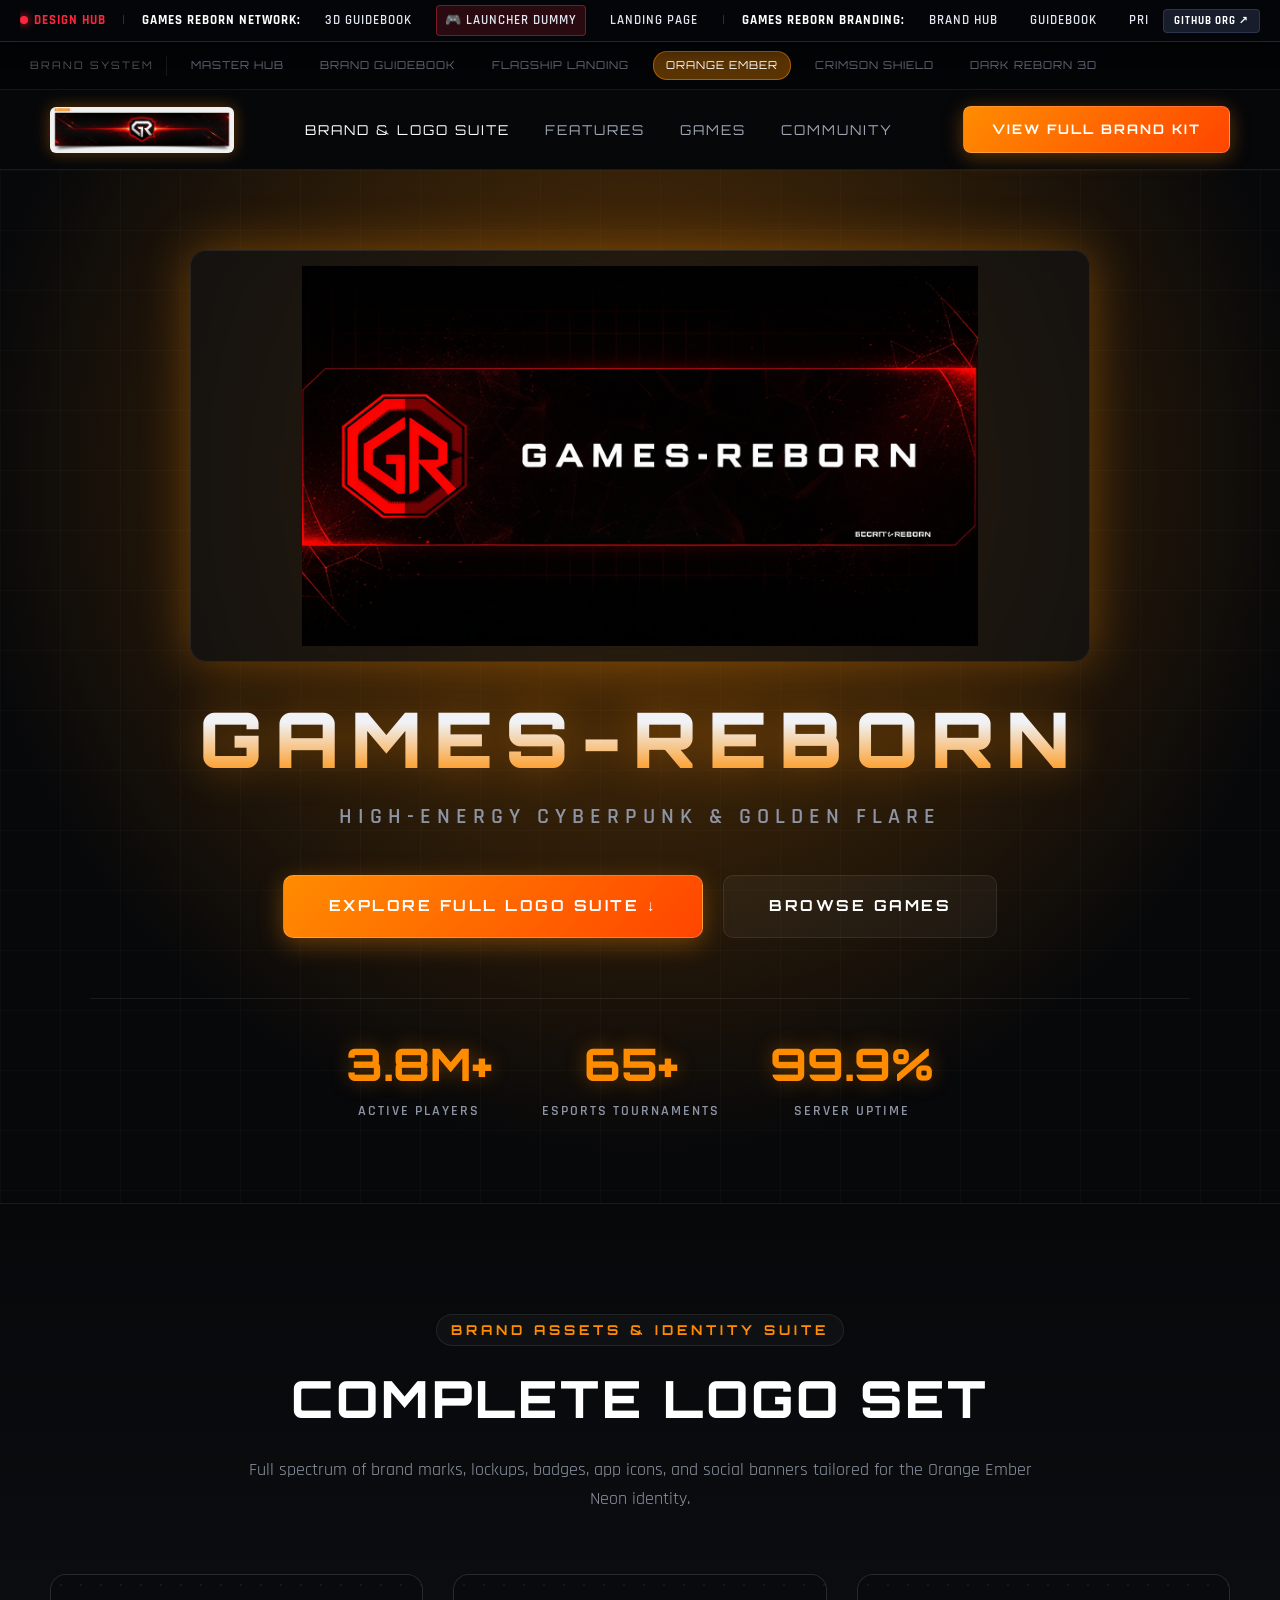
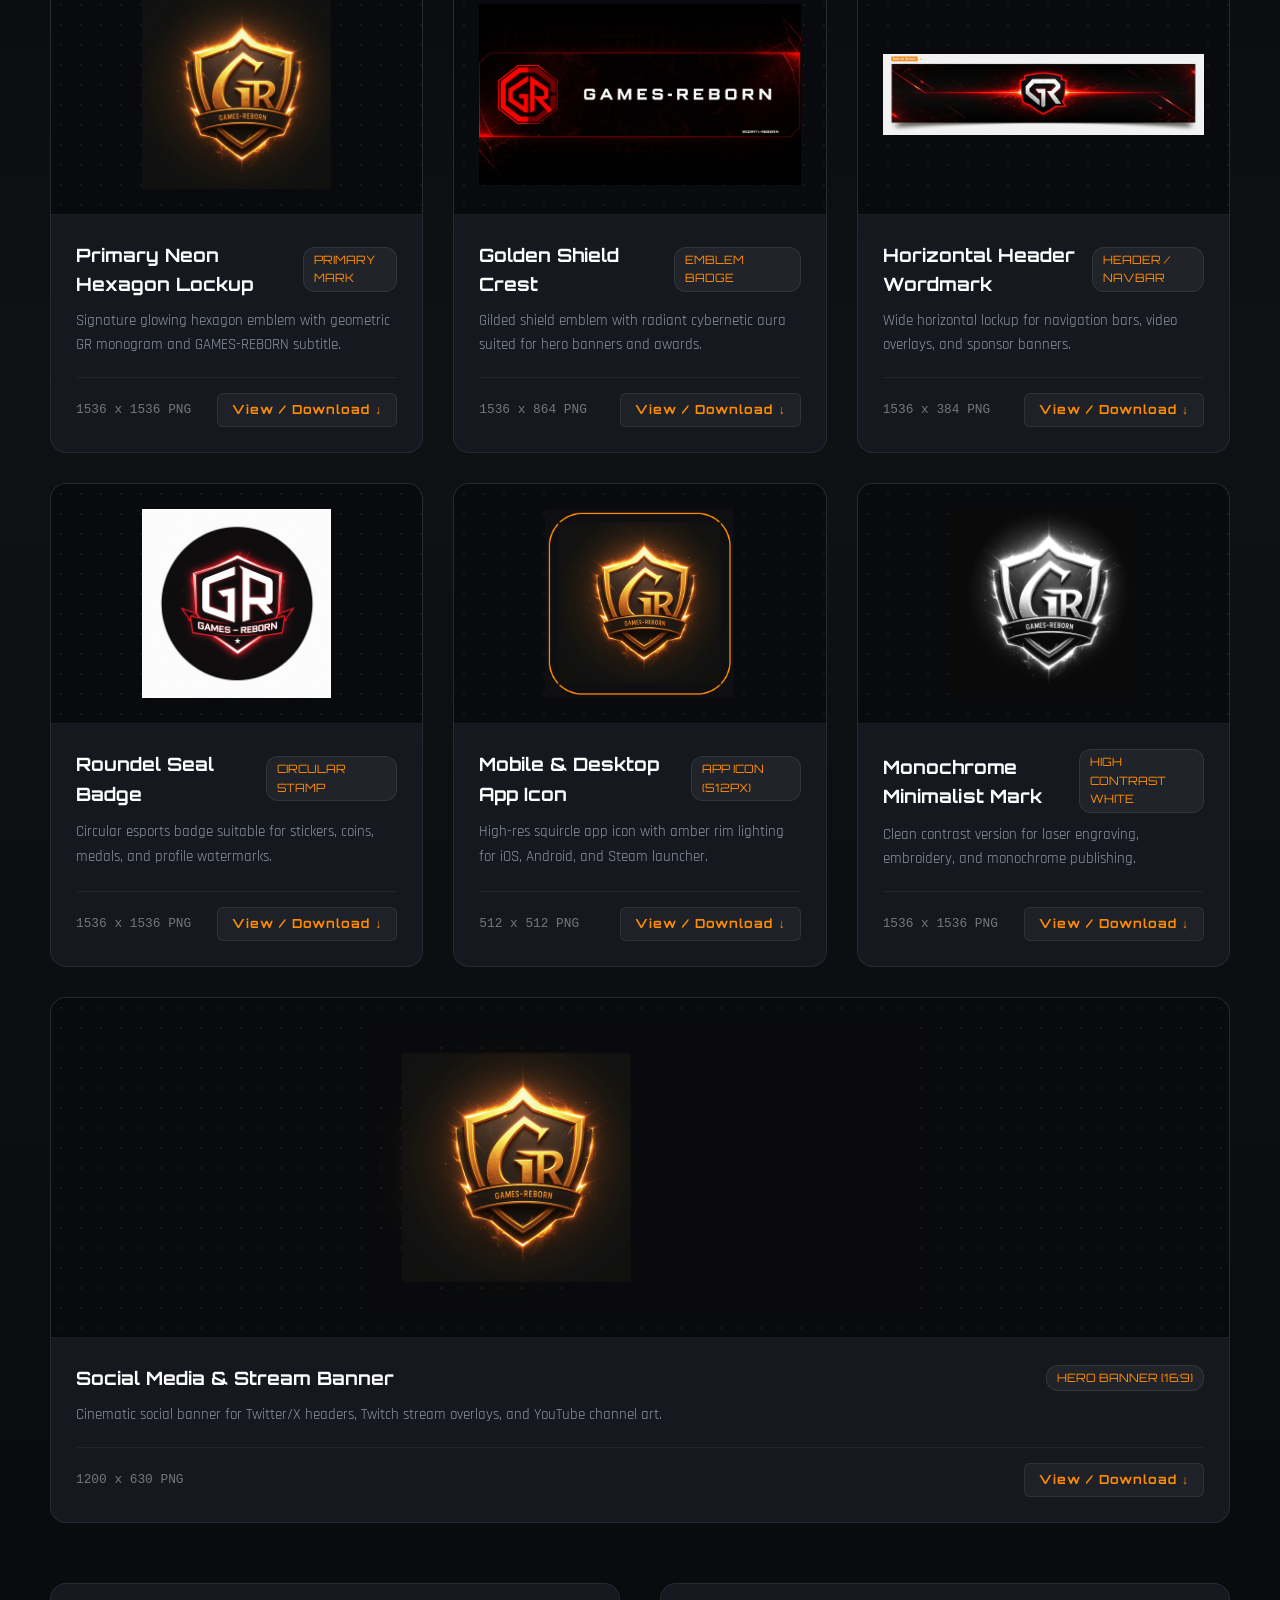
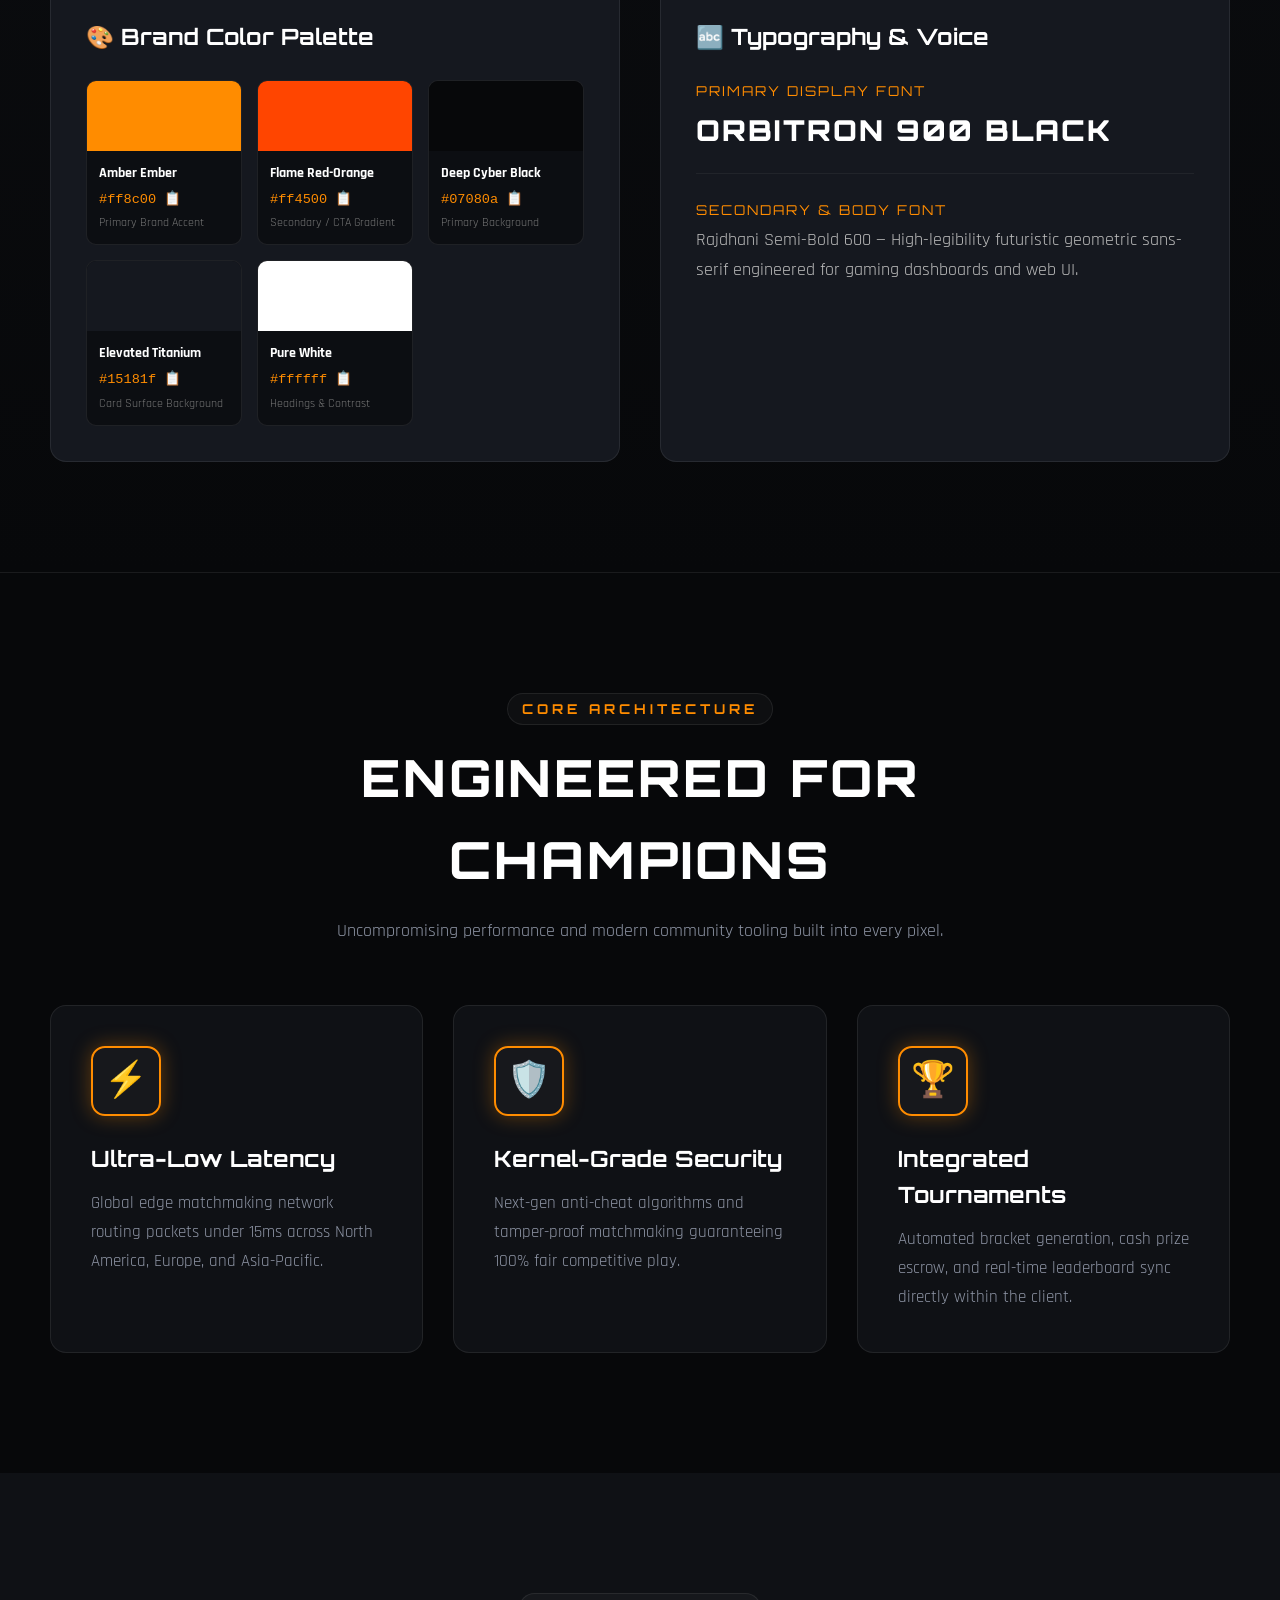
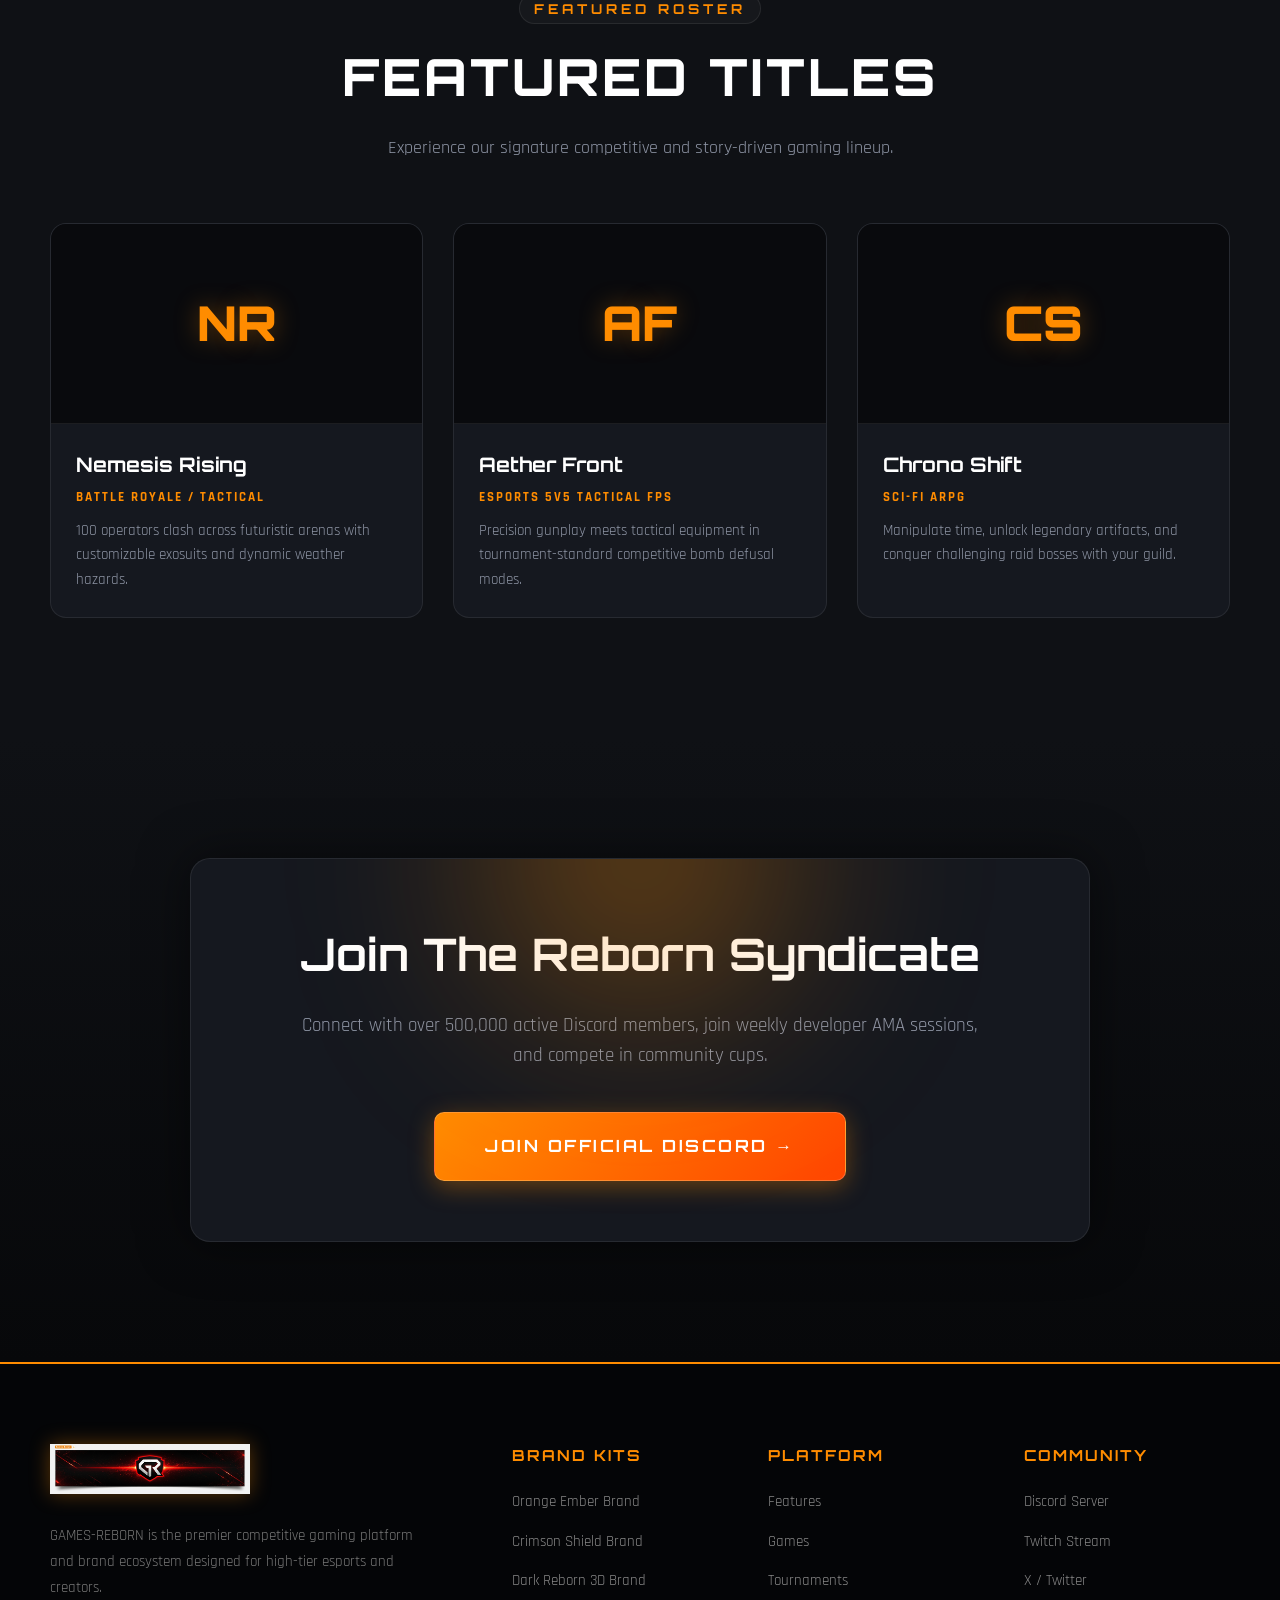
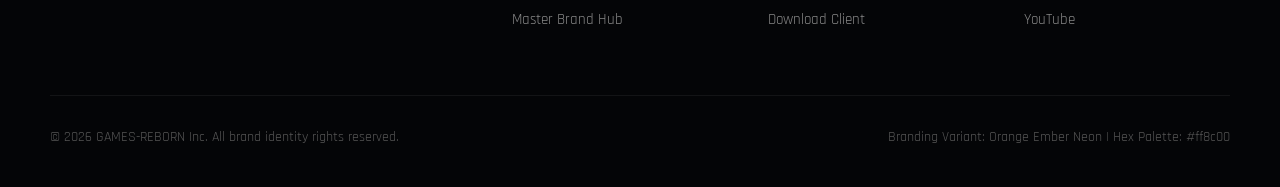
<file: variant1_orange_hex.html>
<!DOCTYPE html>
<html lang="en">
<head>
    <meta charset="UTF-8">
    <meta name="viewport" content="width=device-width, initial-scale=1.0">
    <title>GAMES-REBORN [Orange Ember] | Full Site Branding & Dummy Landing Page</title>
    <link rel="icon" type="image/png" href="brand_assets/orange_ember/favicon.png">
    <link rel="preconnect" href="https://fonts.googleapis.com">
    <link rel="preconnect" href="https://fonts.gstatic.com" crossorigin>
    <link href="https://fonts.googleapis.com/css2?family=Orbitron:wght@400;600;700;800;900&family=Rajdhani:wght@400;500;600;700&display=swap" rel="stylesheet">
    <style>
        :root {
            --accent: #ff8c00;
            --accent-sec: #ff4500;
            --accent-glow: rgba(255, 140, 0, 0.35);
            --bg-dark: #07080a;
            --bg-surface: #0f1115;
            --bg-surface-elevated: #15181f;
            --border-color: rgba(255, 255, 255, 0.08);
            --border-hover: #ff8c00;
            --text-main: #f0f2f5;
            --text-muted: #8e95a5;
        }

        * { margin: 0; padding: 0; box-sizing: border-box; }
        html { scroll-behavior: smooth; }
        body {
            font-family: 'Rajdhani', sans-serif;
            background: var(--bg-dark);
            color: var(--text-main);
            overflow-x: hidden;
            font-size: 17px;
            line-height: 1.6;
        }

        /* Navigation */
        .navbar {
            position: sticky;
            top: 0;
            left: 0;
            right: 0;
            z-index: 1000;
            background: rgba(7, 8, 10, 0.92);
            backdrop-filter: blur(16px);
            border-bottom: 1px solid var(--border-color);
            padding: 0 50px;
            height: 80px;
            display: flex;
            align-items: center;
            justify-content: space-between;
        }
        .nav-brand {
            display: flex;
            align-items: center;
            gap: 15px;
            text-decoration: none;
        }
        .nav-logo-img {
            height: 46px;
            max-width: 200px;
            object-fit: contain;
            border-radius: 6px;
            filter: drop-shadow(0 0 8px var(--accent-glow));
        }
        .nav-links {
            display: flex;
            gap: 35px;
        }
        .nav-links a {
            color: #a0a6b5;
            text-decoration: none;
            font-family: 'Orbitron', sans-serif;
            font-size: 0.85rem;
            text-transform: uppercase;
            letter-spacing: 2px;
            transition: all 0.3s;
            position: relative;
        }
        .nav-links a:hover, .nav-links a.active {
            color: #fff;
        }
        .nav-links a::after {
            content: '';
            position: absolute;
            bottom: -6px;
            left: 0;
            width: 0;
            height: 2px;
            background: var(--accent);
            transition: width 0.3s ease;
        }
        .nav-links a:hover::after {
            width: 100%;
        }
        .nav-cta {
            background: linear-gradient(135deg, var(--accent), var(--accent-sec));
            color: #fff;
            padding: 12px 28px;
            border-radius: 8px;
            font-family: 'Orbitron', sans-serif;
            font-size: 0.82rem;
            font-weight: 700;
            text-transform: uppercase;
            letter-spacing: 2px;
            text-decoration: none;
            transition: all 0.3s;
            border: 1px solid rgba(255,255,255,0.2);
            cursor: pointer;
            box-shadow: 0 4px 20px var(--accent-glow);
        }
        .nav-cta:hover {
            transform: translateY(-2px);
            box-shadow: 0 8px 30px var(--accent);
        }

        /* Hero Section */
        .hero {
            min-height: 90vh;
            display: flex;
            align-items: center;
            justify-content: center;
            position: relative;
            overflow: hidden;
            padding: 80px 30px;
        }
        .hero-bg {
            position: absolute;
            inset: 0;
            background: radial-gradient(circle at 50% 30%, rgba(255, 140, 0, 0.35) 0%, rgba(7, 8, 10, 0.98) 70%);
            z-index: 1;
        }
        .hero-grid {
            position: absolute;
            inset: 0;
            background-image: linear-gradient(rgba(255, 255, 255, 0.02) 1px, transparent 1px),
                              linear-gradient(90deg, rgba(255, 255, 255, 0.02) 1px, transparent 1px);
            background-size: 60px 60px;
            z-index: 2;
        }
        .hero-content {
            position: relative;
            z-index: 10;
            text-align: center;
            width: 100%;
            max-width: 1100px;
            margin: 0 auto;
        }
        .hero-image-container {
            width: 100%;
            max-width: 900px;
            margin: 0 auto 35px;
            border-radius: 16px;
            padding: 15px;
            background: rgba(15, 17, 21, 0.6);
            border: 1px solid var(--border-color);
            box-shadow: 0 0 50px var(--accent-glow);
            backdrop-filter: blur(10px);
            transition: transform 0.4s ease;
        }
        .hero-image-container:hover {
            transform: scale(1.01);
            border-color: var(--accent);
        }
        .hero-image {
            width: 100%;
            max-height: 380px;
            object-fit: contain;
            display: block;
            border-radius: 12px;
        }
        .hero-title {
            font-family: 'Orbitron', sans-serif;
            font-size: clamp(2.5rem, 6vw, 4.8rem);
            font-weight: 900;
            text-transform: uppercase;
            letter-spacing: 12px;
            line-height: 1.1;
            background: linear-gradient(180deg, var(--text-main) 30%, var(--accent) 100%);
            -webkit-background-clip: text;
            -webkit-text-fill-color: transparent;
            margin-bottom: 18px;
            filter: drop-shadow(0 0 20px var(--accent-glow));
        }
        .hero-tagline {
            font-size: 1.4rem;
            color: var(--text-muted);
            letter-spacing: 6px;
            text-transform: uppercase;
            font-weight: 600;
            margin-bottom: 40px;
        }
        .hero-buttons {
            display: flex;
            gap: 20px;
            justify-content: center;
            flex-wrap: wrap;
            margin-bottom: 60px;
        }
        .btn-primary {
            background: linear-gradient(135deg, var(--accent), var(--accent-sec));
            color: #fff;
            padding: 18px 45px;
            border-radius: 10px;
            font-family: 'Orbitron', sans-serif;
            font-size: 0.95rem;
            font-weight: 700;
            text-transform: uppercase;
            letter-spacing: 2.5px;
            text-decoration: none;
            transition: all 0.3s;
            border: 1px solid rgba(255, 255, 255, 0.2);
            box-shadow: 0 6px 25px var(--accent-glow);
            display: inline-flex;
            align-items: center;
            gap: 12px;
        }
        .btn-primary:hover {
            transform: translateY(-3px);
            box-shadow: 0 10px 40px var(--accent);
        }
        .btn-secondary {
            background: rgba(255, 255, 255, 0.04);
            color: #fff;
            padding: 18px 45px;
            border-radius: 10px;
            font-family: 'Orbitron', sans-serif;
            font-size: 0.95rem;
            font-weight: 700;
            text-transform: uppercase;
            letter-spacing: 2.5px;
            text-decoration: none;
            transition: all 0.3s;
            border: 1px solid var(--border-color);
        }
        .btn-secondary:hover {
            border-color: var(--accent);
            color: var(--accent);
            background: rgba(255, 255, 255, 0.08);
            transform: translateY(-3px);
        }

        .hero-stats {
            display: flex;
            gap: 50px;
            justify-content: center;
            flex-wrap: wrap;
            padding-top: 30px;
            border-top: 1px solid var(--border-color);
        }
        .stat { text-align: center; }
        .stat-number {
            font-family: 'Orbitron', sans-serif;
            font-size: 2.8rem;
            font-weight: 800;
            color: var(--accent);
            text-shadow: 0 0 20px var(--accent-glow);
        }
        .stat-label {
            color: var(--text-muted);
            text-transform: uppercase;
            letter-spacing: 2px;
            font-size: 0.9rem;
            font-weight: 600;
        }

        /* SECTION STYLING */
        section {
            padding: 110px 50px;
            position: relative;
        }
        .section-header {
            text-align: center;
            max-width: 800px;
            margin: 0 auto 60px;
        }
        .section-label {
            color: var(--accent);
            font-family: 'Orbitron', sans-serif;
            text-transform: uppercase;
            letter-spacing: 4px;
            font-size: 0.85rem;
            font-weight: 700;
            margin-bottom: 12px;
            display: inline-block;
            padding: 4px 14px;
            background: rgba(255, 255, 255, 0.03);
            border: 1px solid var(--border-color);
            border-radius: 20px;
        }
        .section-title {
            font-family: 'Orbitron', sans-serif;
            font-size: clamp(2rem, 4vw, 3.2rem);
            font-weight: 800;
            text-transform: uppercase;
            letter-spacing: 3px;
            color: #fff;
            margin-bottom: 15px;
        }
        .section-desc {
            color: var(--text-muted);
            font-size: 1.15rem;
        }

        /* BRAND LOGO SUITE SHOWCASE SECTION */
        .brand-showcase {
            background: linear-gradient(180deg, var(--bg-dark), var(--bg-surface) 30%, var(--bg-dark));
            border-top: 1px solid var(--border-color);
            border-bottom: 1px solid var(--border-color);
        }
        .brand-grid {
            display: grid;
            grid-template-columns: repeat(auto-fit, minmax(320px, 1fr));
            gap: 30px;
            max-width: 1400px;
            margin: 0 auto 60px;
        }
        .logo-card {
            background: var(--bg-surface-elevated);
            border: 1px solid var(--border-color);
            border-radius: 16px;
            overflow: hidden;
            transition: all 0.35s ease;
            display: flex;
            flex-direction: column;
        }
        .logo-card:hover {
            transform: translateY(-6px);
            border-color: var(--border-hover);
            box-shadow: 0 15px 35px var(--accent-glow);
        }
        .logo-card.wide-card {
            grid-column: 1 / -1;
        }
        .logo-preview-box {
            height: 240px;
            background: #090a0d;
            background-image: radial-gradient(rgba(255,255,255,0.06) 1px, transparent 1px);
            background-size: 20px 20px;
            display: flex;
            align-items: center;
            justify-content: center;
            padding: 25px;
            border-bottom: 1px solid var(--border-color);
            position: relative;
        }
        .logo-card.wide-card .logo-preview-box {
            height: 340px;
        }
        .logo-card-img {
            max-width: 100%;
            max-height: 100%;
            object-fit: contain;
            transition: transform 0.3s ease;
        }
        .logo-card:hover .logo-card-img {
            transform: scale(1.05);
        }
        .logo-card-info {
            padding: 25px;
            flex: 1;
            display: flex;
            flex-direction: column;
            justify-content: space-between;
        }
        .logo-card-header {
            display: flex;
            justify-content: space-between;
            align-items: center;
            margin-bottom: 10px;
        }
        .logo-card-header h4 {
            font-family: 'Orbitron', sans-serif;
            font-size: 1.15rem;
            color: #fff;
        }
        .logo-type-badge {
            font-size: 0.72rem;
            font-family: 'Orbitron', sans-serif;
            text-transform: uppercase;
            padding: 3px 10px;
            background: rgba(255, 255, 255, 0.05);
            border: 1px solid var(--border-color);
            border-radius: 12px;
            color: var(--accent);
        }
        .logo-card-info p {
            color: var(--text-muted);
            font-size: 0.95rem;
            margin-bottom: 20px;
        }
        .logo-card-actions {
            display: flex;
            justify-content: space-between;
            align-items: center;
            padding-top: 15px;
            border-top: 1px solid rgba(255, 255, 255, 0.05);
        }
        .dimension-tag {
            font-size: 0.8rem;
            color: #777;
            font-family: monospace;
        }
        .btn-download-sm {
            color: var(--accent);
            text-decoration: none;
            font-family: 'Orbitron', sans-serif;
            font-size: 0.78rem;
            font-weight: 700;
            letter-spacing: 1px;
            padding: 6px 14px;
            border-radius: 6px;
            background: rgba(255, 255, 255, 0.04);
            border: 1px solid var(--border-color);
            transition: all 0.2s;
        }
        .btn-download-sm:hover {
            background: var(--accent);
            color: #fff;
            border-color: var(--accent);
        }

        /* COLOR PALETTE & TYPOGRAPHY SECTION */
        .brand-spec-grid {
            display: grid;
            grid-template-columns: 1fr 1fr;
            gap: 40px;
            max-width: 1400px;
            margin: 0 auto;
        }
        .spec-box {
            background: var(--bg-surface-elevated);
            border: 1px solid var(--border-color);
            border-radius: 16px;
            padding: 35px;
        }
        .spec-box h3 {
            font-family: 'Orbitron', sans-serif;
            font-size: 1.4rem;
            color: #fff;
            margin-bottom: 25px;
            display: flex;
            align-items: center;
            gap: 12px;
        }
        .color-palette-grid {
            display: grid;
            grid-template-columns: repeat(auto-fit, minmax(140px, 1fr));
            gap: 15px;
        }
        .color-swatch-card {
            background: rgba(0, 0, 0, 0.4);
            border: 1px solid var(--border-color);
            border-radius: 10px;
            overflow: hidden;
        }
        .color-preview {
            height: 70px;
            width: 100%;
        }
        .color-info {
            padding: 12px;
        }
        .color-name {
            display: block;
            font-weight: 700;
            font-size: 0.85rem;
            color: #fff;
        }
        .color-hex {
            display: inline-block;
            font-family: monospace;
            font-size: 0.85rem;
            color: var(--accent);
            cursor: pointer;
            margin: 3px 0;
        }
        .color-use {
            display: block;
            font-size: 0.75rem;
            color: #777;
        }

        .type-sample-row {
            margin-bottom: 25px;
            padding-bottom: 20px;
            border-bottom: 1px solid rgba(255, 255, 255, 0.05);
        }
        .type-sample-row:last-child {
            border-bottom: none;
            margin-bottom: 0;
            padding-bottom: 0;
        }
        .type-font-name {
            font-size: 0.85rem;
            color: var(--accent);
            font-family: 'Orbitron', sans-serif;
            letter-spacing: 2px;
            margin-bottom: 5px;
            text-transform: uppercase;
        }
        .type-sample-display {
            font-family: 'Orbitron', sans-serif;
            font-size: 1.8rem;
            font-weight: 900;
            color: #fff;
            letter-spacing: 2px;
        }
        .type-sample-body {
            font-family: 'Rajdhani', sans-serif;
            font-size: 1.15rem;
            color: #bbb;
        }

        /* FEATURES SECTION */
        .features {
            padding: 120px 50px;
            background: var(--bg-dark);
        }
        .features-grid {
            display: grid;
            grid-template-columns: repeat(auto-fit, minmax(340px, 1fr));
            gap: 30px;
            max-width: 1400px;
            margin: 0 auto;
        }
        .feature-card {
            background: var(--bg-surface);
            border: 1px solid var(--border-color);
            border-radius: 16px;
            padding: 40px;
            transition: all 0.3s ease;
            position: relative;
            overflow: hidden;
        }
        .feature-card::before {
            content: '';
            position: absolute;
            top: 0;
            left: 0;
            right: 0;
            height: 3px;
            background: linear-gradient(90deg, var(--accent), var(--accent-sec));
            transform: scaleX(0);
            transition: transform 0.3s ease;
        }
        .feature-card:hover {
            transform: translateY(-8px);
            border-color: var(--border-hover);
            box-shadow: 0 20px 40px var(--accent-glow);
        }
        .feature-card:hover::before {
            transform: scaleX(1);
        }
        .feature-icon {
            width: 70px;
            height: 70px;
            background: rgba(255, 255, 255, 0.03);
            border: 2px solid var(--accent);
            border-radius: 14px;
            display: flex;
            align-items: center;
            justify-content: center;
            font-size: 2.2rem;
            margin-bottom: 25px;
            box-shadow: 0 0 20px var(--accent-glow);
        }
        .feature-title {
            font-family: 'Orbitron', sans-serif;
            font-size: 1.4rem;
            color: #fff;
            margin-bottom: 12px;
        }
        .feature-desc {
            color: var(--text-muted);
            line-height: 1.7;
        }

        /* GAMES SECTION */
        .games {
            padding: 120px 50px;
            background: var(--bg-surface);
        }
        .games-grid {
            display: grid;
            grid-template-columns: repeat(auto-fit, minmax(280px, 1fr));
            gap: 30px;
            max-width: 1400px;
            margin: 0 auto;
        }
        .game-card {
            background: var(--bg-surface-elevated);
            border-radius: 16px;
            overflow: hidden;
            border: 1px solid var(--border-color);
            transition: all 0.3s ease;
        }
        .game-card:hover {
            transform: translateY(-6px);
            border-color: var(--accent);
            box-shadow: 0 15px 35px var(--accent-glow);
        }
        .game-thumb {
            height: 200px;
            background: #090a0d;
            display: flex;
            align-items: center;
            justify-content: center;
            border-bottom: 1px solid var(--border-color);
            position: relative;
        }
        .game-badge {
            font-family: 'Orbitron', sans-serif;
            font-size: 3rem;
            font-weight: 900;
            color: var(--accent);
            text-shadow: 0 0 25px var(--accent-glow);
        }
        .game-info {
            padding: 25px;
        }
        .game-title {
            font-family: 'Orbitron', sans-serif;
            font-size: 1.25rem;
            color: #fff;
            margin-bottom: 6px;
        }
        .game-genre {
            color: var(--accent);
            text-transform: uppercase;
            font-size: 0.8rem;
            letter-spacing: 2px;
            font-weight: 700;
            margin-bottom: 12px;
        }
        .game-desc {
            color: var(--text-muted);
            font-size: 0.95rem;
        }

        /* COMMUNITY & NEWSLETTER */
        .community {
            padding: 120px 50px;
            background: linear-gradient(180deg, var(--bg-surface), var(--bg-dark));
            text-align: center;
        }
        .community-box {
            max-width: 900px;
            margin: 0 auto;
            background: var(--bg-surface-elevated);
            border: 1px solid var(--border-color);
            border-radius: 20px;
            padding: 60px 40px;
            box-shadow: 0 0 50px rgba(0,0,0,0.5);
            position: relative;
            overflow: hidden;
        }
        .community-box::before {
            content: '';
            position: absolute;
            top: -150px;
            left: 50%;
            transform: translateX(-50%);
            width: 300px;
            height: 300px;
            background: var(--accent-glow);
            filter: blur(100px);
            border-radius: 50%;
            pointer-events: none;
        }
        .community-title {
            font-family: 'Orbitron', sans-serif;
            font-size: 2.8rem;
            color: #fff;
            margin-bottom: 20px;
        }
        .community-desc {
            color: var(--text-muted);
            font-size: 1.2rem;
            margin-bottom: 40px;
            max-width: 700px;
            margin-left: auto;
            margin-right: auto;
        }

        /* FOOTER */
        .footer {
            background: #040507;
            padding: 80px 50px 40px;
            border-top: 2px solid var(--accent);
        }
        .footer-content {
            max-width: 1400px;
            margin: 0 auto;
            display: grid;
            grid-template-columns: 2fr 1fr 1fr 1fr;
            gap: 50px;
        }
        .footer-logo-img {
            height: 50px;
            margin-bottom: 20px;
            filter: drop-shadow(0 0 10px var(--accent-glow));
        }
        .footer-brand p {
            color: #777;
            max-width: 380px;
            font-size: 0.95rem;
            line-height: 1.7;
        }
        .footer-links h4 {
            font-family: 'Orbitron', sans-serif;
            color: var(--accent);
            font-size: 0.95rem;
            text-transform: uppercase;
            letter-spacing: 2px;
            margin-bottom: 20px;
        }
        .footer-links ul { list-style: none; }
        .footer-links li { margin-bottom: 12px; }
        .footer-links a {
            color: #888;
            text-decoration: none;
            transition: color 0.2s;
            font-size: 0.95rem;
        }
        .footer-links a:hover {
            color: var(--accent);
        }
        .footer-bottom {
            max-width: 1400px;
            margin: 50px auto 0;
            padding-top: 30px;
            border-top: 1px solid rgba(255, 255, 255, 0.06);
            display: flex;
            justify-content: space-between;
            color: #555;
            font-size: 0.88rem;
        }

        @media (max-width: 900px) {
            .navbar { padding: 0 20px; }
            .nav-links { display: none; }
            .brand-spec-grid { grid-template-columns: 1fr; }
            .footer-content { grid-template-columns: 1fr 1fr; }
            .hero-title { letter-spacing: 5px; }
        }
        @media (max-width: 600px) {
            .footer-content { grid-template-columns: 1fr; }
        }

        /* UNIFIED BRAND NAV */
        .unified-nav {
            background: #030406;
            border-bottom: 1px solid rgba(255,255,255,0.07);
            padding: 0 30px;
            height: 48px;
            display: flex;
            align-items: center;
            gap: 12px;
            position: sticky;
            top: 0;
            z-index: 9999;
            font-family: 'Orbitron', sans-serif;
            overflow-x: auto;
        }
        .unified-nav-label {
            font-size: 0.65rem;
            letter-spacing: 2px;
            color: #555;
            text-transform: uppercase;
            white-space: nowrap;
            flex-shrink: 0;
        }
        .unified-nav-sep {
            width: 1px;
            height: 20px;
            background: rgba(255,255,255,0.08);
            flex-shrink: 0;
        }
        .unified-nav a {
            font-size: 0.68rem;
            letter-spacing: 1px;
            text-transform: uppercase;
            color: #667;
            text-decoration: none;
            padding: 5px 12px;
            border-radius: 14px;
            transition: all 0.2s;
            white-space: nowrap;
            flex-shrink: 0;
        }
        .unified-nav a:hover {
            color: #ccc;
            background: rgba(255,255,255,0.05);
        }
        .unified-nav a.un-nav-active {
            color: #fff;
            background: rgba(255, 140, 0, 0.35);
            border: 1px solid rgba(255, 140, 0, 0.5);
        }
    </style>
</head>
<body>
<!-- GLOBAL DESIGN NETWORK TOPBAR -->
<div id="gr-global-nav-topbar" style="position:sticky; top:0; left:0; width:100%; z-index:999999; background:#040508; border-bottom:1px solid #1e2638; font-family:'Rajdhani',system-ui,-apple-system,sans-serif; font-size:13px; font-weight:600; letter-spacing:1px; text-transform:uppercase; color:#8f96a3; display:flex; align-items:center; justify-content:space-between; padding:0 20px; height:42px; box-shadow:0 4px 20px rgba(0,0,0,0.6); box-sizing:border-box;">
  <div style="display:flex; align-items:center; gap:16px; overflow-x:auto; white-space:nowrap; padding:4px 0;">
    <span style="color:#ff263b; font-weight:800; display:inline-flex; align-items:center; gap:6px;">
      <span style="display:inline-block; width:8px; height:8px; background:#ff263b; border-radius:50%; box-shadow:0 0 8px #ff263b;"></span>
      DESIGN HUB
    </span>
    <span style="color:#2b354c;">|</span>
    <span style="color:#fff; font-weight:700;">GAMES REBORN NETWORK:</span>
    <a href="https://games-reborn-network.github.io/design/" style="color:#e2e6f0; text-decoration:none; padding:4px 8px; border-radius:4px; transition:0.2s;" onmouseover="this.style.color='#ff263b'; this.style.background='#131824';" onmouseout="this.style.color='#e2e6f0'; this.style.background='transparent';">3D Guidebook</a>
    <a href="https://games-reborn-network.github.io/design/launcher.html" style="color:#e2e6f0; text-decoration:none; padding:4px 8px; border-radius:4px; transition:0.2s; background:rgba(255,42,68,0.15); border:1px solid rgba(255,42,68,0.4);" onmouseover="this.style.color='#ff263b';" onmouseout="this.style.color='#e2e6f0';">🎮 Launcher Dummy</a>
    <a href="https://games-reborn-network.github.io/design/landing.html" style="color:#e2e6f0; text-decoration:none; padding:4px 8px; border-radius:4px; transition:0.2s;" onmouseover="this.style.color='#ff263b'; this.style.background='#131824';" onmouseout="this.style.color='#e2e6f0'; this.style.background='transparent';">Landing Page</a>
    <span style="color:#2b354c;">|</span>
    <span style="color:#fff; font-weight:700;">GAMES REBORN BRANDING:</span>
    <a href="https://merlin-tribukait.github.io/games-reborn-branding/" style="color:#e2e6f0; text-decoration:none; padding:4px 8px; border-radius:4px; transition:0.2s;" onmouseover="this.style.color='#38bdf8'; this.style.background='#131824';" onmouseout="this.style.color='#e2e6f0'; this.style.background='transparent';">Brand Hub</a>
    <a href="https://merlin-tribukait.github.io/games-reborn-branding/BRAND_GUIDEBOOK.html" style="color:#e2e6f0; text-decoration:none; padding:4px 8px; border-radius:4px; transition:0.2s;" onmouseover="this.style.color='#38bdf8'; this.style.background='#131824';" onmouseout="this.style.color='#e2e6f0'; this.style.background='transparent';">Guidebook</a>
    <a href="https://merlin-tribukait.github.io/games-reborn-branding/reborn_prime_landing_page.html" style="color:#e2e6f0; text-decoration:none; padding:4px 8px; border-radius:4px; transition:0.2s;" onmouseover="this.style.color='#38bdf8'; this.style.background='#131824';" onmouseout="this.style.color='#e2e6f0'; this.style.background='transparent';">Prime Landing</a>
    <a href="https://merlin-tribukait.github.io/games-reborn-branding/showroom.html" style="color:#e2e6f0; text-decoration:none; padding:4px 8px; border-radius:4px; transition:0.2s;" onmouseover="this.style.color='#38bdf8'; this.style.background='#131824';" onmouseout="this.style.color='#e2e6f0'; this.style.background='transparent';">Showroom</a>
    <a href="https://merlin-tribukait.github.io/games-reborn-branding/launcher.html" style="color:#e2e6f0; text-decoration:none; padding:4px 8px; border-radius:4px; transition:0.2s;" onmouseover="this.style.color='#38bdf8'; this.style.background='#131824';" onmouseout="this.style.color='#e2e6f0'; this.style.background='transparent';">Launcher</a>
    <a href="https://merlin-tribukait.github.io/games-reborn-branding/variant1_orange_hex.html" style="color:#e2e6f0; text-decoration:none; padding:4px 8px; border-radius:4px; transition:0.2s;" onmouseover="this.style.color='#f59e0b'; this.style.background='#131824';" onmouseout="this.style.color='#e2e6f0'; this.style.background='transparent';">Orange Hex</a>
    <a href="https://merlin-tribukait.github.io/games-reborn-branding/variant2_red_shield.html" style="color:#e2e6f0; text-decoration:none; padding:4px 8px; border-radius:4px; transition:0.2s;" onmouseover="this.style.color='#ef4444'; this.style.background='#131824';" onmouseout="this.style.color='#e2e6f0'; this.style.background='transparent';">Red Shield</a>
    <a href="https://merlin-tribukait.github.io/games-reborn-branding/variant3_dark_red.html" style="color:#e2e6f0; text-decoration:none; padding:4px 8px; border-radius:4px; transition:0.2s;" onmouseover="this.style.color='#b91c1c'; this.style.background='#131824';" onmouseout="this.style.color='#e2e6f0'; this.style.background='transparent';">Dark Red</a>
    <span style="color:#2b354c;">|</span>
    <span style="color:#fff; font-weight:700;">PERSONAL BRAND:</span>
    <a href="https://merlin-tribukait.github.io/merlin-tribukait-branding/" style="color:#e2e6f0; text-decoration:none; padding:4px 8px; border-radius:4px; transition:0.2s;" onmouseover="this.style.color='#a855f7'; this.style.background='#131824';" onmouseout="this.style.color='#e2e6f0'; this.style.background='transparent';">Merlin Hub</a>
    <a href="https://merlin-tribukait.github.io/merlin-tribukait-branding/BRAND_GUIDEBOOK.html" style="color:#e2e6f0; text-decoration:none; padding:4px 8px; border-radius:4px; transition:0.2s;" onmouseover="this.style.color='#a855f7'; this.style.background='#131824';" onmouseout="this.style.color='#e2e6f0'; this.style.background='transparent';">Guidebook</a>
    <a href="https://merlin-tribukait.github.io/merlin-tribukait-branding/showroom.html" style="color:#e2e6f0; text-decoration:none; padding:4px 8px; border-radius:4px; transition:0.2s;" onmouseover="this.style.color='#a855f7'; this.style.background='#131824';" onmouseout="this.style.color='#e2e6f0'; this.style.background='transparent';">Showroom</a>
    <a href="https://merlin-tribukait.github.io/merlin-tribukait-branding/launcher.html" style="color:#e2e6f0; text-decoration:none; padding:4px 8px; border-radius:4px; transition:0.2s;" onmouseover="this.style.color='#a855f7'; this.style.background='#131824';" onmouseout="this.style.color='#e2e6f0'; this.style.background='transparent';">Launcher</a>
  </div>
  <div style="flex-shrink:0; margin-left:15px;">
    <a href="https://github.com/GAMES-Reborn-Network" target="_blank" style="background:#171d2b; color:#fff; padding:4px 10px; border-radius:4px; text-decoration:none; border:1px solid #2b354c; font-size:11px; font-weight:700;">GitHub Org ↗</a>
  </div>
</div>
<!-- /GLOBAL DESIGN NETWORK TOPBAR -->

<nav class="unified-nav">
    <span class="unified-nav-label">Brand System</span>
    <span class="unified-nav-sep"></span>
    <a href="index.html">Master Hub</a>
    <a href="BRAND_GUIDEBOOK.html">Brand Guidebook</a>
    <a href="reborn_prime_landing_page.html">Flagship Landing</a>
    <a href="variant1_orange_hex.html" class="un-nav-active">Orange Ember</a>
    <a href="variant2_red_shield.html">Crimson Shield</a>
    <a href="variant3_dark_red.html">Dark Reborn 3D</a>
</nav>

<!-- Navigation -->
<nav class="navbar">
    <a href="#" class="nav-brand">
        <img src="brand_assets/orange_ember/05_horizontal_wordmark.png" alt="GAMES-REBORN [Orange Ember]" class="nav-logo-img">
    </a>
    <div class="nav-links">
        <a href="#brand-kit" class="active">Brand & Logo Suite</a>
        <a href="#features">Features</a>
        <a href="#games">Games</a>
        <a href="#community">Community</a>
    </div>
    <a href="#brand-kit" class="nav-cta">View Full Brand Kit</a>
</nav>

<!-- Hero Section -->
<section class="hero">
    <div class="hero-bg"></div>
    <div class="hero-grid"></div>
    <div class="hero-content">
        <div class="hero-image-container">
            <img src="brand_assets/orange_ember/04_shield_crest.png" alt="GAMES-REBORN [Orange Ember] Hero Graphic" class="hero-image">
        </div>
        <h1 class="hero-title">GAMES-REBORN</h1>
        <p class="hero-tagline">High-Energy Cyberpunk & Golden Flare</p>
        <div class="hero-buttons">
            <a href="#brand-kit" class="btn-primary">Explore Full Logo Suite ↓</a>
            <a href="#games" class="btn-secondary">Browse Games</a>
        </div>
        <div class="hero-stats">
            <div class="stat">
                <div class="stat-number">3.8M+</div>
                <div class="stat-label">Active Players</div>
            </div>
            <div class="stat">
                <div class="stat-number">65+</div>
                <div class="stat-label">Esports Tournaments</div>
            </div>
            <div class="stat">
                <div class="stat-number">99.9%</div>
                <div class="stat-label">Server Uptime</div>
            </div>
        </div>
    </div>
</section>

<!-- BRAND LOGO SUITE SHOWCASE -->
<section class="brand-showcase" id="brand-kit">
    <div class="section-header">
        <span class="section-label">Brand Assets & Identity Suite</span>
        <h2 class="section-title">Complete Logo Set</h2>
        <p class="section-desc">Full spectrum of brand marks, lockups, badges, app icons, and social banners tailored for the Orange Ember Neon identity.</p>
    </div>

    <div class="brand-grid">
        
        <div class="logo-card">
            <div class="logo-preview-box">
                <img src="brand_assets/orange_ember/01_primary_logo.png" alt="Primary Neon Hexagon Lockup" class="logo-card-img" loading="lazy">
            </div>
            <div class="logo-card-info">
                <div class="logo-card-header">
                    <h4>Primary Neon Hexagon Lockup</h4>
                    <span class="logo-type-badge">Primary Mark</span>
                </div>
                <p>Signature glowing hexagon emblem with geometric GR monogram and GAMES-REBORN subtitle.</p>
                <div class="logo-card-actions">
                    <span class="dimension-tag">1536 x 1536 PNG</span>
                    <a href="brand_assets/orange_ember/01_primary_logo.png" download class="btn-download-sm">View / Download ↓</a>
                </div>
            </div>
        </div>
        
        <div class="logo-card">
            <div class="logo-preview-box">
                <img src="brand_assets/orange_ember/04_shield_crest.png" alt="Golden Shield Crest" class="logo-card-img" loading="lazy">
            </div>
            <div class="logo-card-info">
                <div class="logo-card-header">
                    <h4>Golden Shield Crest</h4>
                    <span class="logo-type-badge">Emblem Badge</span>
                </div>
                <p>Gilded shield emblem with radiant cybernetic aura suited for hero banners and awards.</p>
                <div class="logo-card-actions">
                    <span class="dimension-tag">1536 x 864 PNG</span>
                    <a href="brand_assets/orange_ember/04_shield_crest.png" download class="btn-download-sm">View / Download ↓</a>
                </div>
            </div>
        </div>
        
        <div class="logo-card">
            <div class="logo-preview-box">
                <img src="brand_assets/orange_ember/05_horizontal_wordmark.png" alt="Horizontal Header Wordmark" class="logo-card-img" loading="lazy">
            </div>
            <div class="logo-card-info">
                <div class="logo-card-header">
                    <h4>Horizontal Header Wordmark</h4>
                    <span class="logo-type-badge">Header / Navbar</span>
                </div>
                <p>Wide horizontal lockup for navigation bars, video overlays, and sponsor banners.</p>
                <div class="logo-card-actions">
                    <span class="dimension-tag">1536 x 384 PNG</span>
                    <a href="brand_assets/orange_ember/05_horizontal_wordmark.png" download class="btn-download-sm">View / Download ↓</a>
                </div>
            </div>
        </div>
        
        <div class="logo-card">
            <div class="logo-preview-box">
                <img src="brand_assets/orange_ember/06_roundel_badge.png" alt="Roundel Seal Badge" class="logo-card-img" loading="lazy">
            </div>
            <div class="logo-card-info">
                <div class="logo-card-header">
                    <h4>Roundel Seal Badge</h4>
                    <span class="logo-type-badge">Circular Stamp</span>
                </div>
                <p>Circular esports badge suitable for stickers, coins, medals, and profile watermarks.</p>
                <div class="logo-card-actions">
                    <span class="dimension-tag">1536 x 1536 PNG</span>
                    <a href="brand_assets/orange_ember/06_roundel_badge.png" download class="btn-download-sm">View / Download ↓</a>
                </div>
            </div>
        </div>
        
        <div class="logo-card">
            <div class="logo-preview-box">
                <img src="brand_assets/orange_ember/02_app_icon.png" alt="Mobile & Desktop App Icon" class="logo-card-img" loading="lazy">
            </div>
            <div class="logo-card-info">
                <div class="logo-card-header">
                    <h4>Mobile & Desktop App Icon</h4>
                    <span class="logo-type-badge">App Icon (512px)</span>
                </div>
                <p>High-res squircle app icon with amber rim lighting for iOS, Android, and Steam launcher.</p>
                <div class="logo-card-actions">
                    <span class="dimension-tag">512 x 512 PNG</span>
                    <a href="brand_assets/orange_ember/02_app_icon.png" download class="btn-download-sm">View / Download ↓</a>
                </div>
            </div>
        </div>
        
        <div class="logo-card">
            <div class="logo-preview-box">
                <img src="brand_assets/orange_ember/03_monochrome_white.png" alt="Monochrome Minimalist Mark" class="logo-card-img" loading="lazy">
            </div>
            <div class="logo-card-info">
                <div class="logo-card-header">
                    <h4>Monochrome Minimalist Mark</h4>
                    <span class="logo-type-badge">High Contrast White</span>
                </div>
                <p>Clean contrast version for laser engraving, embroidery, and monochrome publishing.</p>
                <div class="logo-card-actions">
                    <span class="dimension-tag">1536 x 1536 PNG</span>
                    <a href="brand_assets/orange_ember/03_monochrome_white.png" download class="btn-download-sm">View / Download ↓</a>
                </div>
            </div>
        </div>
        
        <div class="logo-card wide-card">
            <div class="logo-preview-box">
                <img src="brand_assets/orange_ember/07_social_banner.png" alt="Social Media & Stream Banner" class="logo-card-img" loading="lazy">
            </div>
            <div class="logo-card-info">
                <div class="logo-card-header">
                    <h4>Social Media & Stream Banner</h4>
                    <span class="logo-type-badge">Hero Banner (16:9)</span>
                </div>
                <p>Cinematic social banner for Twitter/X headers, Twitch stream overlays, and YouTube channel art.</p>
                <div class="logo-card-actions">
                    <span class="dimension-tag">1200 x 630 PNG</span>
                    <a href="brand_assets/orange_ember/07_social_banner.png" download class="btn-download-sm">View / Download ↓</a>
                </div>
            </div>
        </div>
        
    </div>

    <!-- BRAND SPECS & PALETTE -->
    <div class="brand-spec-grid">
        <div class="spec-box">
            <h3>🎨 Brand Color Palette</h3>
            <div class="color-palette-grid">
                
        <div class="color-swatch-card">
            <div class="color-preview" style="background: #ff8c00;"></div>
            <div class="color-info">
                <span class="color-name">Amber Ember</span>
                <span class="color-hex" onclick="navigator.clipboard.writeText('#ff8c00'); alert('Copied #ff8c00');">#ff8c00 📋</span>
                <span class="color-use">Primary Brand Accent</span>
            </div>
        </div>
        
        <div class="color-swatch-card">
            <div class="color-preview" style="background: #ff4500;"></div>
            <div class="color-info">
                <span class="color-name">Flame Red-Orange</span>
                <span class="color-hex" onclick="navigator.clipboard.writeText('#ff4500'); alert('Copied #ff4500');">#ff4500 📋</span>
                <span class="color-use">Secondary / CTA Gradient</span>
            </div>
        </div>
        
        <div class="color-swatch-card">
            <div class="color-preview" style="background: #07080a;"></div>
            <div class="color-info">
                <span class="color-name">Deep Cyber Black</span>
                <span class="color-hex" onclick="navigator.clipboard.writeText('#07080a'); alert('Copied #07080a');">#07080a 📋</span>
                <span class="color-use">Primary Background</span>
            </div>
        </div>
        
        <div class="color-swatch-card">
            <div class="color-preview" style="background: #15181f;"></div>
            <div class="color-info">
                <span class="color-name">Elevated Titanium</span>
                <span class="color-hex" onclick="navigator.clipboard.writeText('#15181f'); alert('Copied #15181f');">#15181f 📋</span>
                <span class="color-use">Card Surface Background</span>
            </div>
        </div>
        
        <div class="color-swatch-card">
            <div class="color-preview" style="background: #ffffff;"></div>
            <div class="color-info">
                <span class="color-name">Pure White</span>
                <span class="color-hex" onclick="navigator.clipboard.writeText('#ffffff'); alert('Copied #ffffff');">#ffffff 📋</span>
                <span class="color-use">Headings & Contrast</span>
            </div>
        </div>
        
            </div>
        </div>

        <div class="spec-box">
            <h3>🔤 Typography & Voice</h3>
            <div class="type-sample-row">
                <div class="type-font-name">Primary Display Font</div>
                <div class="type-sample-display">ORBITRON 900 BLACK</div>
            </div>
            <div class="type-sample-row">
                <div class="type-font-name">Secondary & Body Font</div>
                <div class="type-sample-body">Rajdhani Semi-Bold 600 — High-legibility futuristic geometric sans-serif engineered for gaming dashboards and web UI.</div>
            </div>
        </div>
    </div>
</section>

<!-- Features Section -->
<section class="features" id="features">
    <div class="section-header">
        <span class="section-label">Core Architecture</span>
        <h2 class="section-title">Engineered For Champions</h2>
        <p class="section-desc">Uncompromising performance and modern community tooling built into every pixel.</p>
    </div>
    <div class="features-grid">
        <div class="feature-card">
            <div class="feature-icon">⚡</div>
            <h3 class="feature-title">Ultra-Low Latency</h3>
            <p class="feature-desc">Global edge matchmaking network routing packets under 15ms across North America, Europe, and Asia-Pacific.</p>
        </div>
        <div class="feature-card">
            <div class="feature-icon">🛡️</div>
            <h3 class="feature-title">Kernel-Grade Security</h3>
            <p class="feature-desc">Next-gen anti-cheat algorithms and tamper-proof matchmaking guaranteeing 100% fair competitive play.</p>
        </div>
        <div class="feature-card">
            <div class="feature-icon">🏆</div>
            <h3 class="feature-title">Integrated Tournaments</h3>
            <p class="feature-desc">Automated bracket generation, cash prize escrow, and real-time leaderboard sync directly within the client.</p>
        </div>
    </div>
</section>

<!-- Games Section -->
<section class="games" id="games">
    <div class="section-header">
        <span class="section-label">Featured Roster</span>
        <h2 class="section-title">Featured Titles</h2>
        <p class="section-desc">Experience our signature competitive and story-driven gaming lineup.</p>
    </div>
    <div class="games-grid">
        <div class="game-card">
            <div class="game-thumb"><span class="game-badge">NR</span></div>
            <div class="game-info">
                <h3 class="game-title">Nemesis Rising</h3>
                <p class="game-genre">Battle Royale / Tactical</p>
                <p class="game-desc">100 operators clash across futuristic arenas with customizable exosuits and dynamic weather hazards.</p>
            </div>
        </div>
        <div class="game-card">
            <div class="game-thumb"><span class="game-badge">AF</span></div>
            <div class="game-info">
                <h3 class="game-title">Aether Front</h3>
                <p class="game-genre">Esports 5v5 Tactical FPS</p>
                <p class="game-desc">Precision gunplay meets tactical equipment in tournament-standard competitive bomb defusal modes.</p>
            </div>
        </div>
        <div class="game-card">
            <div class="game-thumb"><span class="game-badge">CS</span></div>
            <div class="game-info">
                <h3 class="game-title">Chrono Shift</h3>
                <p class="game-genre">Sci-Fi ARPG</p>
                <p class="game-desc">Manipulate time, unlock legendary artifacts, and conquer challenging raid bosses with your guild.</p>
            </div>
        </div>
    </div>
</section>

<!-- Community Box -->
<section class="community" id="community">
    <div class="community-box">
        <h2 class="community-title">Join The Reborn Syndicate</h2>
        <p class="community-desc">Connect with over 500,000 active Discord members, join weekly developer AMA sessions, and compete in community cups.</p>
        <a href="#discord" class="btn-primary" style="font-size: 1.05rem; padding: 20px 50px;">Join Official Discord →</a>
    </div>
</section>

<!-- Footer -->
<footer class="footer">
    <div class="footer-content">
        <div class="footer-brand">
            <img src="brand_assets/orange_ember/05_horizontal_wordmark.png" alt="GAMES-REBORN [Orange Ember]" class="footer-logo-img">
            <p>GAMES-REBORN is the premier competitive gaming platform and brand ecosystem designed for high-tier esports and creators.</p>
        </div>
        <div class="footer-links">
            <h4>Brand Kits</h4>
            <ul>
                <li><a href="variant1_orange_hex.html">Orange Ember Brand</a></li>
                <li><a href="variant2_red_shield.html">Crimson Shield Brand</a></li>
                <li><a href="variant3_dark_red.html">Dark Reborn 3D Brand</a></li>
                <li><a href="index.html">Master Brand Hub</a></li>
            </ul>
        </div>
        <div class="footer-links">
            <h4>Platform</h4>
            <ul>
                <li><a href="#features">Features</a></li>
                <li><a href="#games">Games</a></li>
                <li><a href="#tournaments">Tournaments</a></li>
                <li><a href="#downloads">Download Client</a></li>
            </ul>
        </div>
        <div class="footer-links">
            <h4>Community</h4>
            <ul>
                <li><a href="#discord">Discord Server</a></li>
                <li><a href="#twitch">Twitch Stream</a></li>
                <li><a href="#twitter">X / Twitter</a></li>
                <li><a href="#youtube">YouTube</a></li>
            </ul>
        </div>
    </div>
    <div class="footer-bottom">
        <p>© 2026 GAMES-REBORN Inc. All brand identity rights reserved.</p>
        <p>Branding Variant: Orange Ember Neon | Hex Palette: #ff8c00</p>
    </div>
</footer>

</body>
</html>
</file>
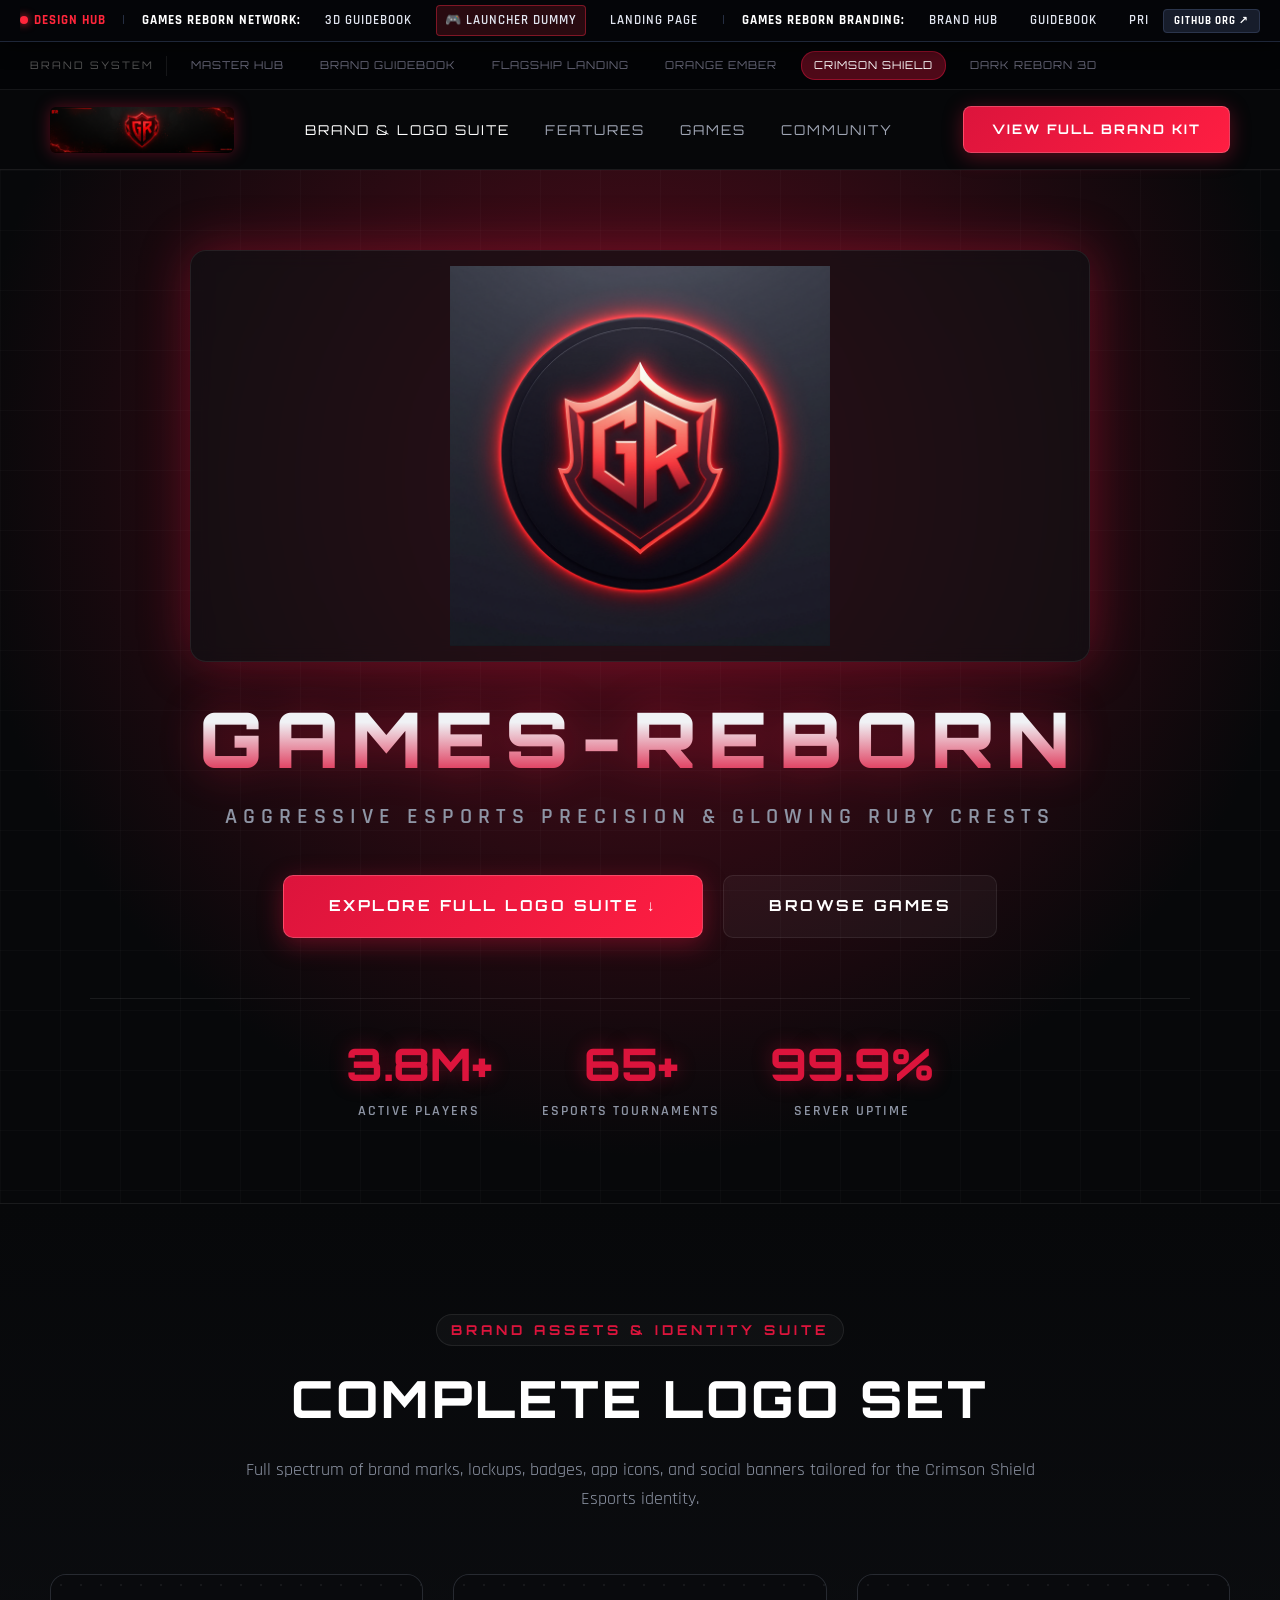
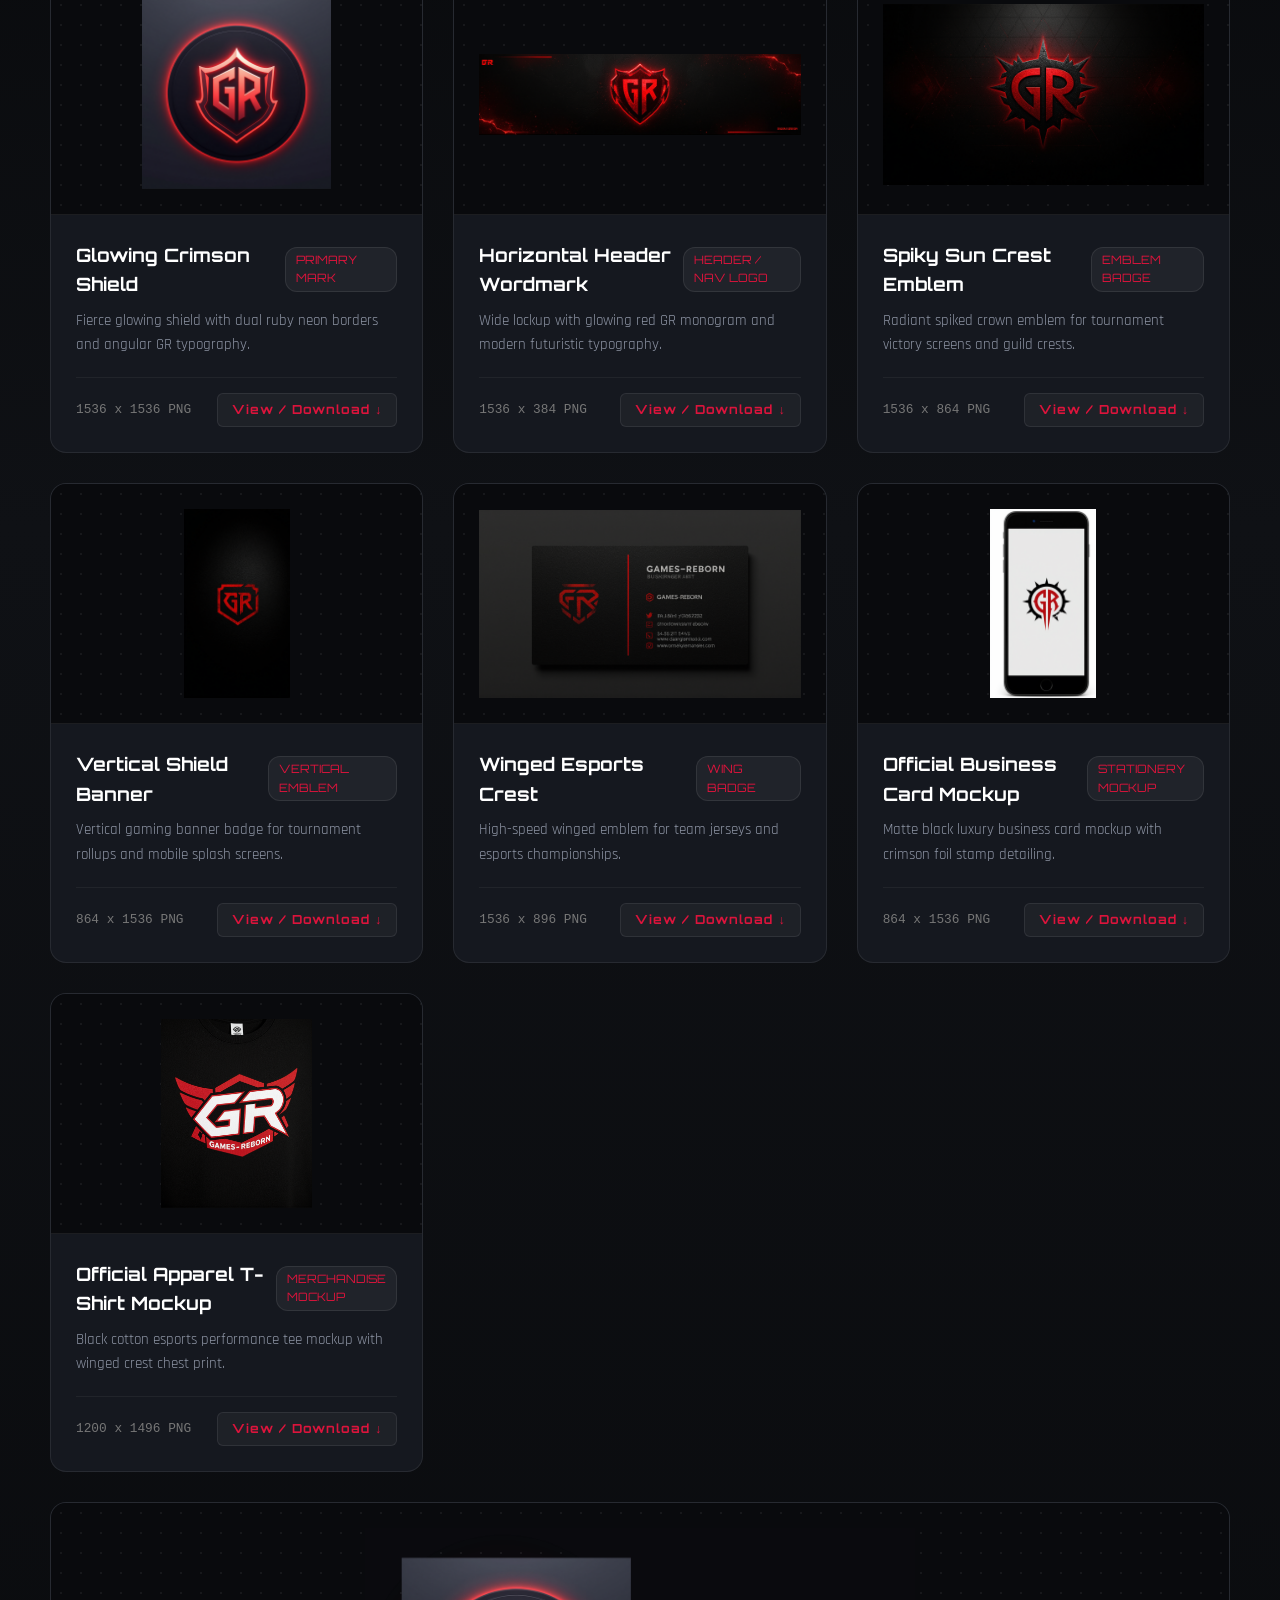
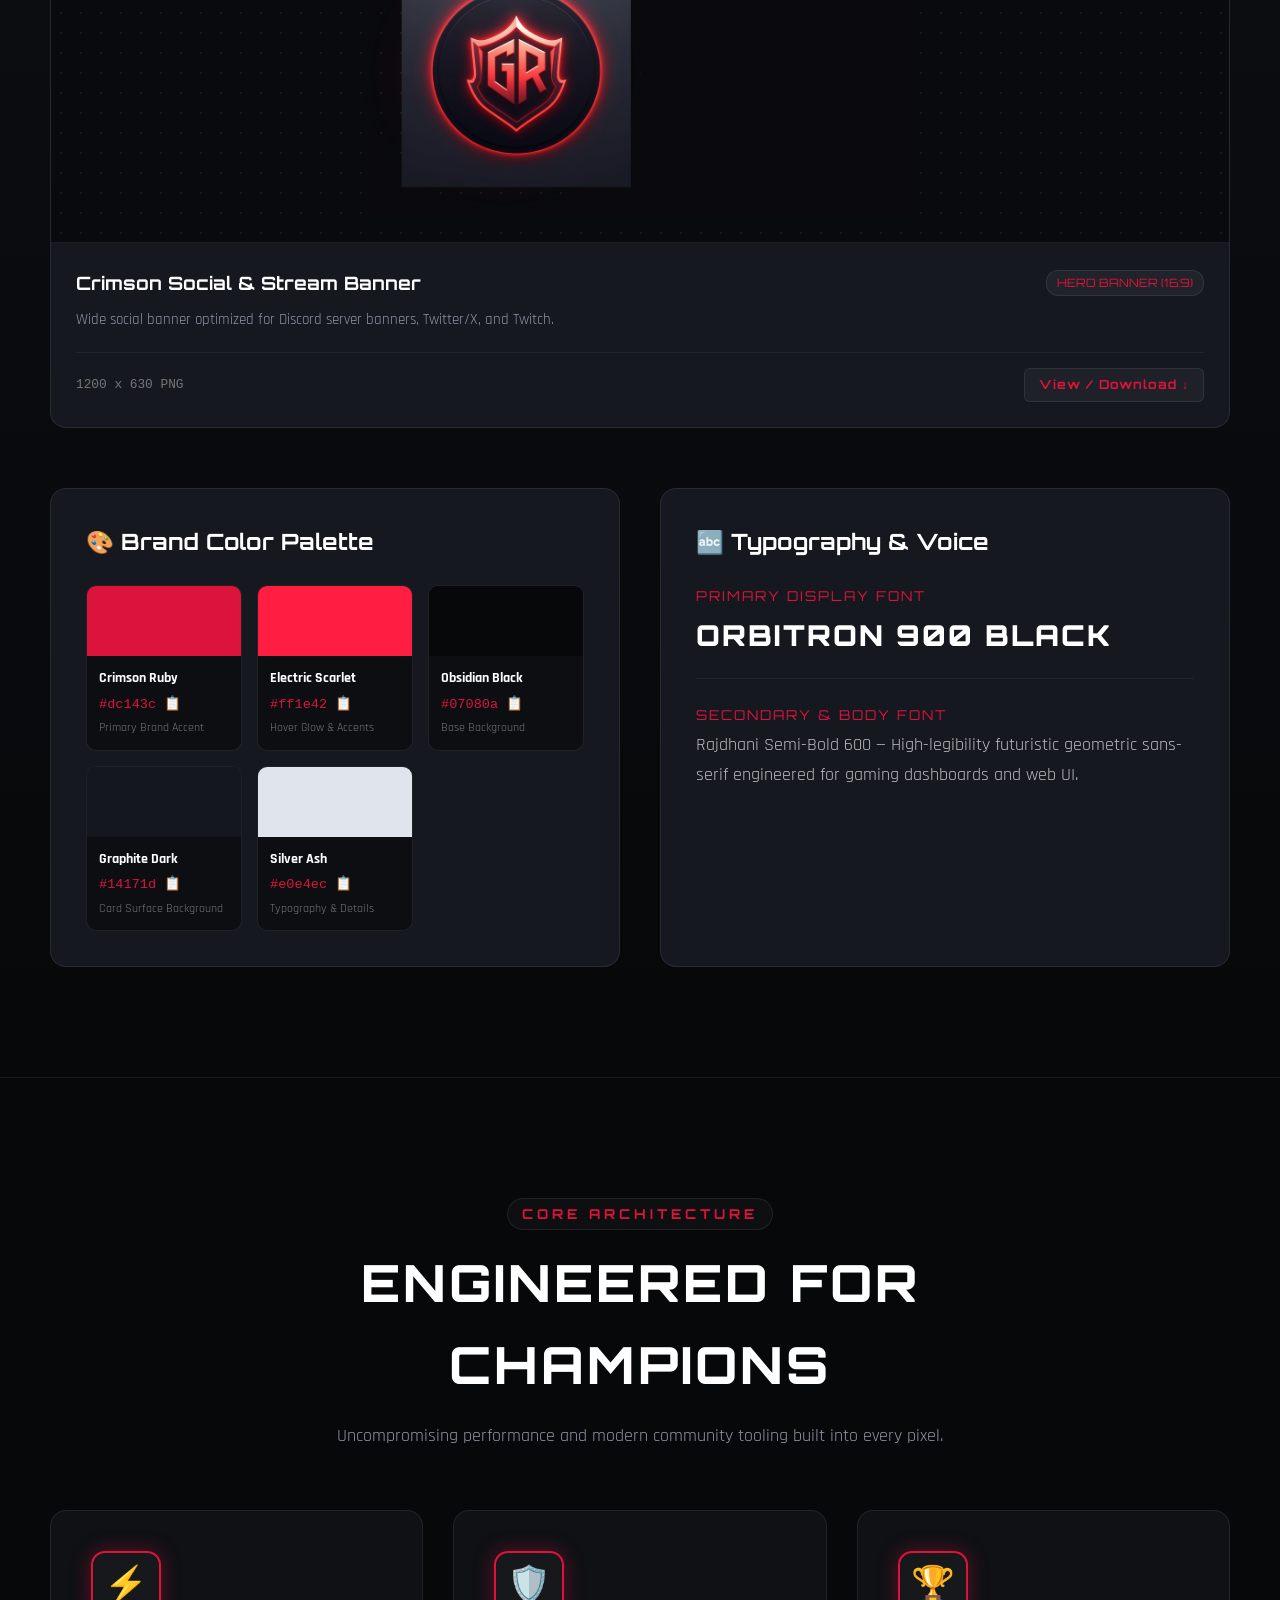
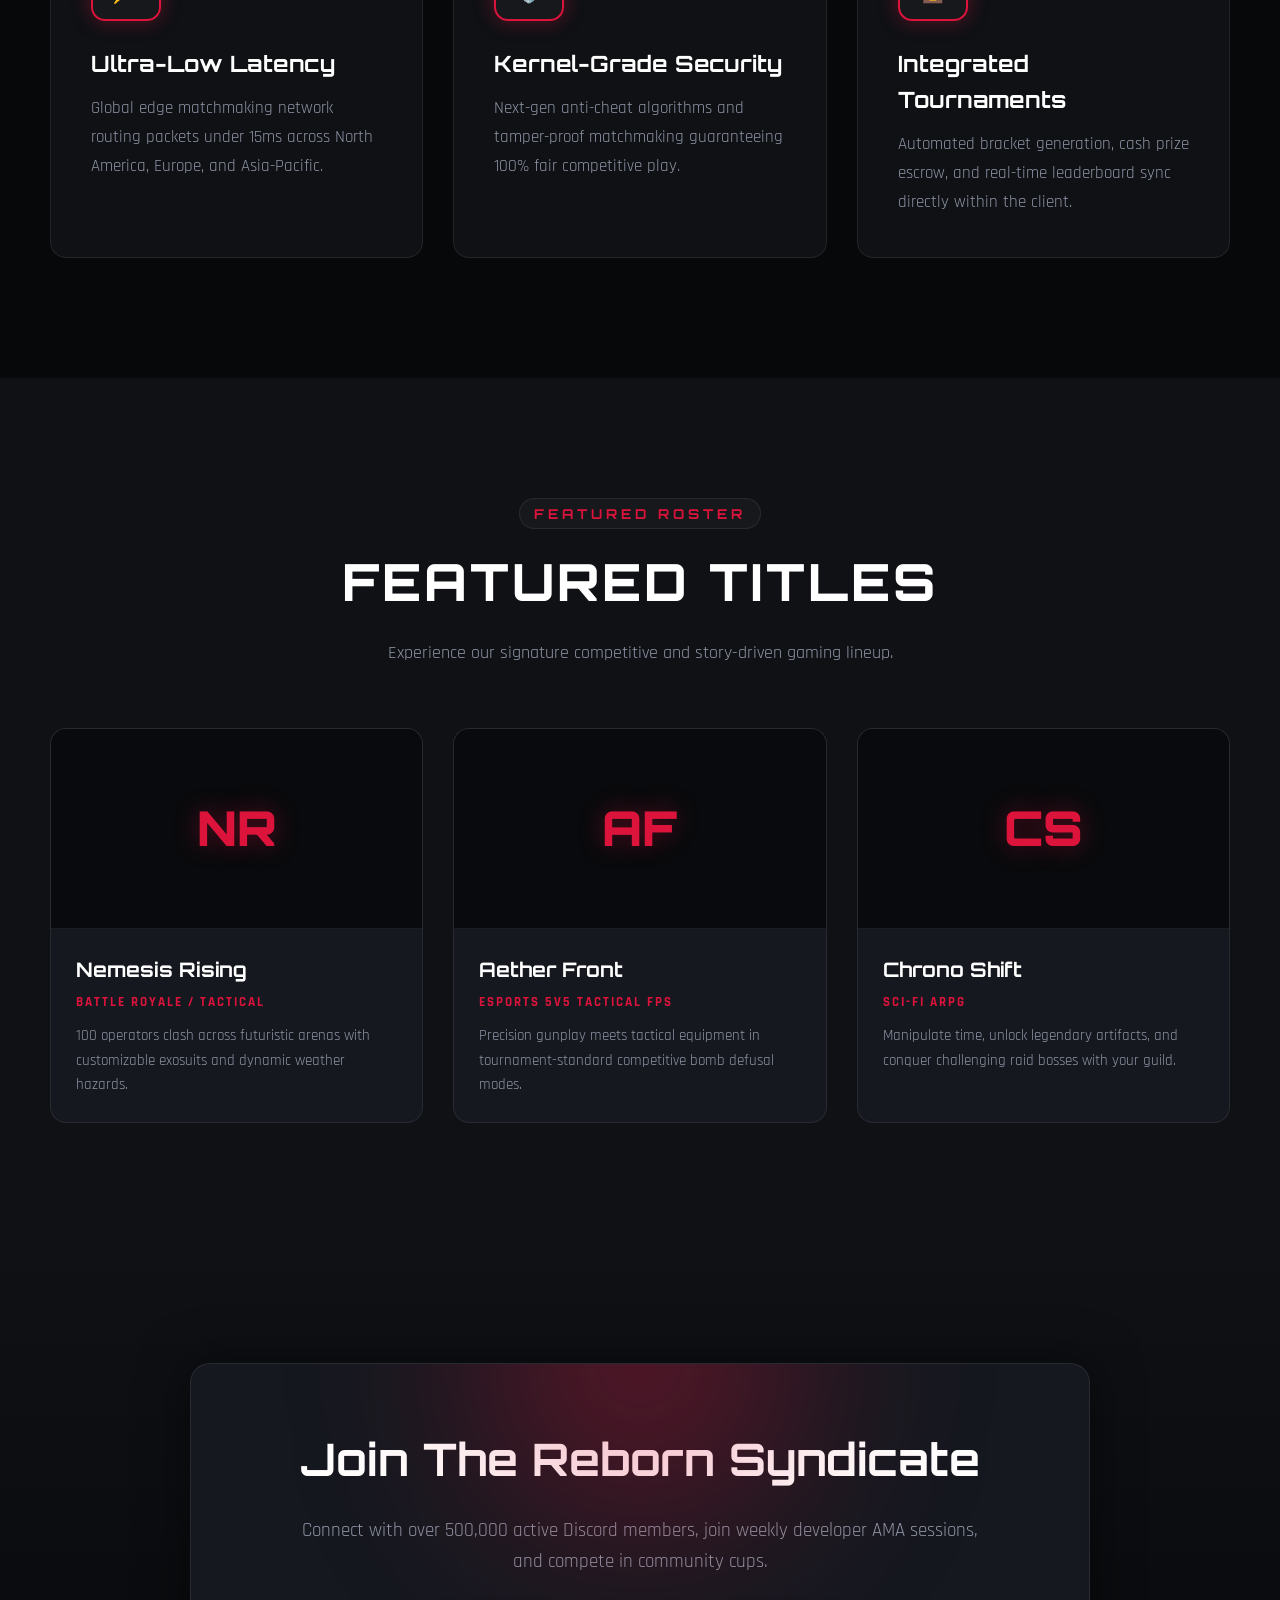
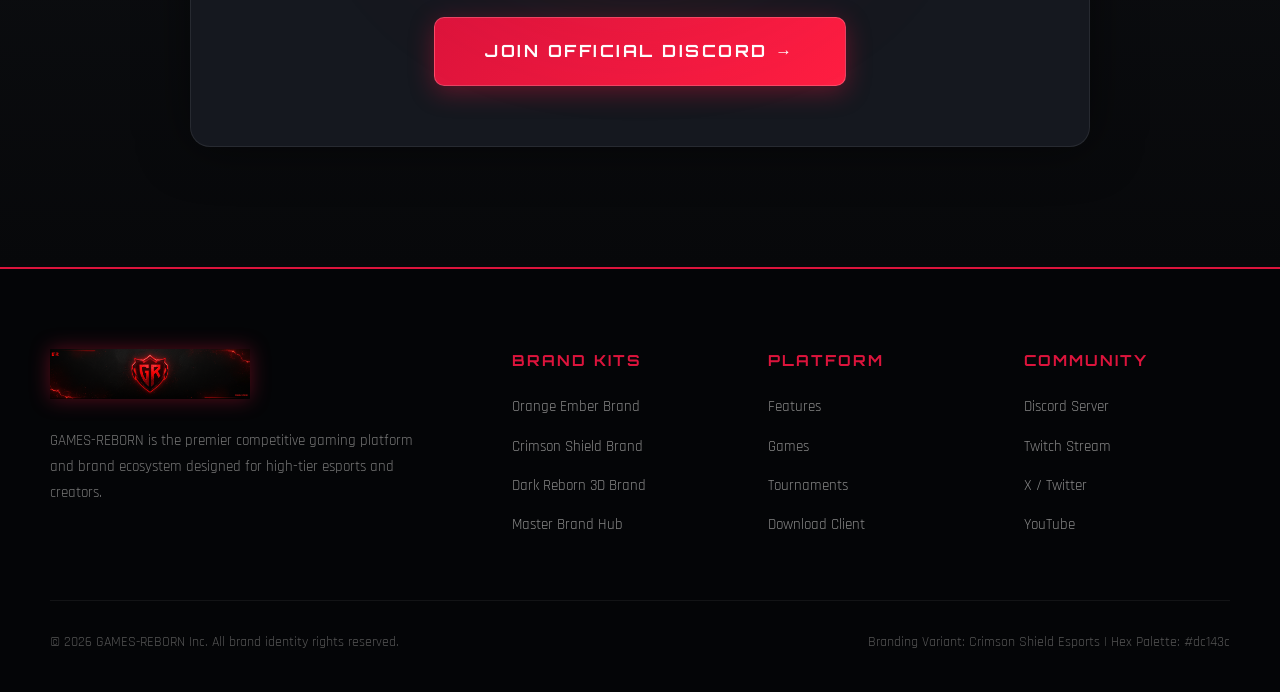
<file: variant2_red_shield.html>
<!DOCTYPE html>
<html lang="en">
<head>
    <meta charset="UTF-8">
    <meta name="viewport" content="width=device-width, initial-scale=1.0">
    <title>GAMES-REBORN [Crimson Shield] | Full Site Branding & Dummy Landing Page</title>
    <link rel="icon" type="image/png" href="brand_assets/crimson_shield/favicon.png">
    <link rel="preconnect" href="https://fonts.googleapis.com">
    <link rel="preconnect" href="https://fonts.gstatic.com" crossorigin>
    <link href="https://fonts.googleapis.com/css2?family=Orbitron:wght@400;600;700;800;900&family=Rajdhani:wght@400;500;600;700&display=swap" rel="stylesheet">
    <style>
        :root {
            --accent: #dc143c;
            --accent-sec: #ff1e42;
            --accent-glow: rgba(220, 20, 60, 0.38);
            --bg-dark: #07080a;
            --bg-surface: #0f1115;
            --bg-surface-elevated: #15181f;
            --border-color: rgba(255, 255, 255, 0.08);
            --border-hover: #dc143c;
            --text-main: #f0f2f5;
            --text-muted: #8e95a5;
        }

        * { margin: 0; padding: 0; box-sizing: border-box; }
        html { scroll-behavior: smooth; }
        body {
            font-family: 'Rajdhani', sans-serif;
            background: var(--bg-dark);
            color: var(--text-main);
            overflow-x: hidden;
            font-size: 17px;
            line-height: 1.6;
        }

        /* Navigation */
        .navbar {
            position: sticky;
            top: 0;
            left: 0;
            right: 0;
            z-index: 1000;
            background: rgba(7, 8, 10, 0.92);
            backdrop-filter: blur(16px);
            border-bottom: 1px solid var(--border-color);
            padding: 0 50px;
            height: 80px;
            display: flex;
            align-items: center;
            justify-content: space-between;
        }
        .nav-brand {
            display: flex;
            align-items: center;
            gap: 15px;
            text-decoration: none;
        }
        .nav-logo-img {
            height: 46px;
            max-width: 200px;
            object-fit: contain;
            border-radius: 6px;
            filter: drop-shadow(0 0 8px var(--accent-glow));
        }
        .nav-links {
            display: flex;
            gap: 35px;
        }
        .nav-links a {
            color: #a0a6b5;
            text-decoration: none;
            font-family: 'Orbitron', sans-serif;
            font-size: 0.85rem;
            text-transform: uppercase;
            letter-spacing: 2px;
            transition: all 0.3s;
            position: relative;
        }
        .nav-links a:hover, .nav-links a.active {
            color: #fff;
        }
        .nav-links a::after {
            content: '';
            position: absolute;
            bottom: -6px;
            left: 0;
            width: 0;
            height: 2px;
            background: var(--accent);
            transition: width 0.3s ease;
        }
        .nav-links a:hover::after {
            width: 100%;
        }
        .nav-cta {
            background: linear-gradient(135deg, var(--accent), var(--accent-sec));
            color: #fff;
            padding: 12px 28px;
            border-radius: 8px;
            font-family: 'Orbitron', sans-serif;
            font-size: 0.82rem;
            font-weight: 700;
            text-transform: uppercase;
            letter-spacing: 2px;
            text-decoration: none;
            transition: all 0.3s;
            border: 1px solid rgba(255,255,255,0.2);
            cursor: pointer;
            box-shadow: 0 4px 20px var(--accent-glow);
        }
        .nav-cta:hover {
            transform: translateY(-2px);
            box-shadow: 0 8px 30px var(--accent);
        }

        /* Hero Section */
        .hero {
            min-height: 90vh;
            display: flex;
            align-items: center;
            justify-content: center;
            position: relative;
            overflow: hidden;
            padding: 80px 30px;
        }
        .hero-bg {
            position: absolute;
            inset: 0;
            background: radial-gradient(circle at 50% 30%, rgba(220, 20, 60, 0.38) 0%, rgba(7, 8, 10, 0.98) 70%);
            z-index: 1;
        }
        .hero-grid {
            position: absolute;
            inset: 0;
            background-image: linear-gradient(rgba(255, 255, 255, 0.02) 1px, transparent 1px),
                              linear-gradient(90deg, rgba(255, 255, 255, 0.02) 1px, transparent 1px);
            background-size: 60px 60px;
            z-index: 2;
        }
        .hero-content {
            position: relative;
            z-index: 10;
            text-align: center;
            width: 100%;
            max-width: 1100px;
            margin: 0 auto;
        }
        .hero-image-container {
            width: 100%;
            max-width: 900px;
            margin: 0 auto 35px;
            border-radius: 16px;
            padding: 15px;
            background: rgba(15, 17, 21, 0.6);
            border: 1px solid var(--border-color);
            box-shadow: 0 0 50px var(--accent-glow);
            backdrop-filter: blur(10px);
            transition: transform 0.4s ease;
        }
        .hero-image-container:hover {
            transform: scale(1.01);
            border-color: var(--accent);
        }
        .hero-image {
            width: 100%;
            max-height: 380px;
            object-fit: contain;
            display: block;
            border-radius: 12px;
        }
        .hero-title {
            font-family: 'Orbitron', sans-serif;
            font-size: clamp(2.5rem, 6vw, 4.8rem);
            font-weight: 900;
            text-transform: uppercase;
            letter-spacing: 12px;
            line-height: 1.1;
            background: linear-gradient(180deg, var(--text-main) 30%, var(--accent) 100%);
            -webkit-background-clip: text;
            -webkit-text-fill-color: transparent;
            margin-bottom: 18px;
            filter: drop-shadow(0 0 20px var(--accent-glow));
        }
        .hero-tagline {
            font-size: 1.4rem;
            color: var(--text-muted);
            letter-spacing: 6px;
            text-transform: uppercase;
            font-weight: 600;
            margin-bottom: 40px;
        }
        .hero-buttons {
            display: flex;
            gap: 20px;
            justify-content: center;
            flex-wrap: wrap;
            margin-bottom: 60px;
        }
        .btn-primary {
            background: linear-gradient(135deg, var(--accent), var(--accent-sec));
            color: #fff;
            padding: 18px 45px;
            border-radius: 10px;
            font-family: 'Orbitron', sans-serif;
            font-size: 0.95rem;
            font-weight: 700;
            text-transform: uppercase;
            letter-spacing: 2.5px;
            text-decoration: none;
            transition: all 0.3s;
            border: 1px solid rgba(255, 255, 255, 0.2);
            box-shadow: 0 6px 25px var(--accent-glow);
            display: inline-flex;
            align-items: center;
            gap: 12px;
        }
        .btn-primary:hover {
            transform: translateY(-3px);
            box-shadow: 0 10px 40px var(--accent);
        }
        .btn-secondary {
            background: rgba(255, 255, 255, 0.04);
            color: #fff;
            padding: 18px 45px;
            border-radius: 10px;
            font-family: 'Orbitron', sans-serif;
            font-size: 0.95rem;
            font-weight: 700;
            text-transform: uppercase;
            letter-spacing: 2.5px;
            text-decoration: none;
            transition: all 0.3s;
            border: 1px solid var(--border-color);
        }
        .btn-secondary:hover {
            border-color: var(--accent);
            color: var(--accent);
            background: rgba(255, 255, 255, 0.08);
            transform: translateY(-3px);
        }

        .hero-stats {
            display: flex;
            gap: 50px;
            justify-content: center;
            flex-wrap: wrap;
            padding-top: 30px;
            border-top: 1px solid var(--border-color);
        }
        .stat { text-align: center; }
        .stat-number {
            font-family: 'Orbitron', sans-serif;
            font-size: 2.8rem;
            font-weight: 800;
            color: var(--accent);
            text-shadow: 0 0 20px var(--accent-glow);
        }
        .stat-label {
            color: var(--text-muted);
            text-transform: uppercase;
            letter-spacing: 2px;
            font-size: 0.9rem;
            font-weight: 600;
        }

        /* SECTION STYLING */
        section {
            padding: 110px 50px;
            position: relative;
        }
        .section-header {
            text-align: center;
            max-width: 800px;
            margin: 0 auto 60px;
        }
        .section-label {
            color: var(--accent);
            font-family: 'Orbitron', sans-serif;
            text-transform: uppercase;
            letter-spacing: 4px;
            font-size: 0.85rem;
            font-weight: 700;
            margin-bottom: 12px;
            display: inline-block;
            padding: 4px 14px;
            background: rgba(255, 255, 255, 0.03);
            border: 1px solid var(--border-color);
            border-radius: 20px;
        }
        .section-title {
            font-family: 'Orbitron', sans-serif;
            font-size: clamp(2rem, 4vw, 3.2rem);
            font-weight: 800;
            text-transform: uppercase;
            letter-spacing: 3px;
            color: #fff;
            margin-bottom: 15px;
        }
        .section-desc {
            color: var(--text-muted);
            font-size: 1.15rem;
        }

        /* BRAND LOGO SUITE SHOWCASE SECTION */
        .brand-showcase {
            background: linear-gradient(180deg, var(--bg-dark), var(--bg-surface) 30%, var(--bg-dark));
            border-top: 1px solid var(--border-color);
            border-bottom: 1px solid var(--border-color);
        }
        .brand-grid {
            display: grid;
            grid-template-columns: repeat(auto-fit, minmax(320px, 1fr));
            gap: 30px;
            max-width: 1400px;
            margin: 0 auto 60px;
        }
        .logo-card {
            background: var(--bg-surface-elevated);
            border: 1px solid var(--border-color);
            border-radius: 16px;
            overflow: hidden;
            transition: all 0.35s ease;
            display: flex;
            flex-direction: column;
        }
        .logo-card:hover {
            transform: translateY(-6px);
            border-color: var(--border-hover);
            box-shadow: 0 15px 35px var(--accent-glow);
        }
        .logo-card.wide-card {
            grid-column: 1 / -1;
        }
        .logo-preview-box {
            height: 240px;
            background: #090a0d;
            background-image: radial-gradient(rgba(255,255,255,0.06) 1px, transparent 1px);
            background-size: 20px 20px;
            display: flex;
            align-items: center;
            justify-content: center;
            padding: 25px;
            border-bottom: 1px solid var(--border-color);
            position: relative;
        }
        .logo-card.wide-card .logo-preview-box {
            height: 340px;
        }
        .logo-card-img {
            max-width: 100%;
            max-height: 100%;
            object-fit: contain;
            transition: transform 0.3s ease;
        }
        .logo-card:hover .logo-card-img {
            transform: scale(1.05);
        }
        .logo-card-info {
            padding: 25px;
            flex: 1;
            display: flex;
            flex-direction: column;
            justify-content: space-between;
        }
        .logo-card-header {
            display: flex;
            justify-content: space-between;
            align-items: center;
            margin-bottom: 10px;
        }
        .logo-card-header h4 {
            font-family: 'Orbitron', sans-serif;
            font-size: 1.15rem;
            color: #fff;
        }
        .logo-type-badge {
            font-size: 0.72rem;
            font-family: 'Orbitron', sans-serif;
            text-transform: uppercase;
            padding: 3px 10px;
            background: rgba(255, 255, 255, 0.05);
            border: 1px solid var(--border-color);
            border-radius: 12px;
            color: var(--accent);
        }
        .logo-card-info p {
            color: var(--text-muted);
            font-size: 0.95rem;
            margin-bottom: 20px;
        }
        .logo-card-actions {
            display: flex;
            justify-content: space-between;
            align-items: center;
            padding-top: 15px;
            border-top: 1px solid rgba(255, 255, 255, 0.05);
        }
        .dimension-tag {
            font-size: 0.8rem;
            color: #777;
            font-family: monospace;
        }
        .btn-download-sm {
            color: var(--accent);
            text-decoration: none;
            font-family: 'Orbitron', sans-serif;
            font-size: 0.78rem;
            font-weight: 700;
            letter-spacing: 1px;
            padding: 6px 14px;
            border-radius: 6px;
            background: rgba(255, 255, 255, 0.04);
            border: 1px solid var(--border-color);
            transition: all 0.2s;
        }
        .btn-download-sm:hover {
            background: var(--accent);
            color: #fff;
            border-color: var(--accent);
        }

        /* COLOR PALETTE & TYPOGRAPHY SECTION */
        .brand-spec-grid {
            display: grid;
            grid-template-columns: 1fr 1fr;
            gap: 40px;
            max-width: 1400px;
            margin: 0 auto;
        }
        .spec-box {
            background: var(--bg-surface-elevated);
            border: 1px solid var(--border-color);
            border-radius: 16px;
            padding: 35px;
        }
        .spec-box h3 {
            font-family: 'Orbitron', sans-serif;
            font-size: 1.4rem;
            color: #fff;
            margin-bottom: 25px;
            display: flex;
            align-items: center;
            gap: 12px;
        }
        .color-palette-grid {
            display: grid;
            grid-template-columns: repeat(auto-fit, minmax(140px, 1fr));
            gap: 15px;
        }
        .color-swatch-card {
            background: rgba(0, 0, 0, 0.4);
            border: 1px solid var(--border-color);
            border-radius: 10px;
            overflow: hidden;
        }
        .color-preview {
            height: 70px;
            width: 100%;
        }
        .color-info {
            padding: 12px;
        }
        .color-name {
            display: block;
            font-weight: 700;
            font-size: 0.85rem;
            color: #fff;
        }
        .color-hex {
            display: inline-block;
            font-family: monospace;
            font-size: 0.85rem;
            color: var(--accent);
            cursor: pointer;
            margin: 3px 0;
        }
        .color-use {
            display: block;
            font-size: 0.75rem;
            color: #777;
        }

        .type-sample-row {
            margin-bottom: 25px;
            padding-bottom: 20px;
            border-bottom: 1px solid rgba(255, 255, 255, 0.05);
        }
        .type-sample-row:last-child {
            border-bottom: none;
            margin-bottom: 0;
            padding-bottom: 0;
        }
        .type-font-name {
            font-size: 0.85rem;
            color: var(--accent);
            font-family: 'Orbitron', sans-serif;
            letter-spacing: 2px;
            margin-bottom: 5px;
            text-transform: uppercase;
        }
        .type-sample-display {
            font-family: 'Orbitron', sans-serif;
            font-size: 1.8rem;
            font-weight: 900;
            color: #fff;
            letter-spacing: 2px;
        }
        .type-sample-body {
            font-family: 'Rajdhani', sans-serif;
            font-size: 1.15rem;
            color: #bbb;
        }

        /* FEATURES SECTION */
        .features {
            padding: 120px 50px;
            background: var(--bg-dark);
        }
        .features-grid {
            display: grid;
            grid-template-columns: repeat(auto-fit, minmax(340px, 1fr));
            gap: 30px;
            max-width: 1400px;
            margin: 0 auto;
        }
        .feature-card {
            background: var(--bg-surface);
            border: 1px solid var(--border-color);
            border-radius: 16px;
            padding: 40px;
            transition: all 0.3s ease;
            position: relative;
            overflow: hidden;
        }
        .feature-card::before {
            content: '';
            position: absolute;
            top: 0;
            left: 0;
            right: 0;
            height: 3px;
            background: linear-gradient(90deg, var(--accent), var(--accent-sec));
            transform: scaleX(0);
            transition: transform 0.3s ease;
        }
        .feature-card:hover {
            transform: translateY(-8px);
            border-color: var(--border-hover);
            box-shadow: 0 20px 40px var(--accent-glow);
        }
        .feature-card:hover::before {
            transform: scaleX(1);
        }
        .feature-icon {
            width: 70px;
            height: 70px;
            background: rgba(255, 255, 255, 0.03);
            border: 2px solid var(--accent);
            border-radius: 14px;
            display: flex;
            align-items: center;
            justify-content: center;
            font-size: 2.2rem;
            margin-bottom: 25px;
            box-shadow: 0 0 20px var(--accent-glow);
        }
        .feature-title {
            font-family: 'Orbitron', sans-serif;
            font-size: 1.4rem;
            color: #fff;
            margin-bottom: 12px;
        }
        .feature-desc {
            color: var(--text-muted);
            line-height: 1.7;
        }

        /* GAMES SECTION */
        .games {
            padding: 120px 50px;
            background: var(--bg-surface);
        }
        .games-grid {
            display: grid;
            grid-template-columns: repeat(auto-fit, minmax(280px, 1fr));
            gap: 30px;
            max-width: 1400px;
            margin: 0 auto;
        }
        .game-card {
            background: var(--bg-surface-elevated);
            border-radius: 16px;
            overflow: hidden;
            border: 1px solid var(--border-color);
            transition: all 0.3s ease;
        }
        .game-card:hover {
            transform: translateY(-6px);
            border-color: var(--accent);
            box-shadow: 0 15px 35px var(--accent-glow);
        }
        .game-thumb {
            height: 200px;
            background: #090a0d;
            display: flex;
            align-items: center;
            justify-content: center;
            border-bottom: 1px solid var(--border-color);
            position: relative;
        }
        .game-badge {
            font-family: 'Orbitron', sans-serif;
            font-size: 3rem;
            font-weight: 900;
            color: var(--accent);
            text-shadow: 0 0 25px var(--accent-glow);
        }
        .game-info {
            padding: 25px;
        }
        .game-title {
            font-family: 'Orbitron', sans-serif;
            font-size: 1.25rem;
            color: #fff;
            margin-bottom: 6px;
        }
        .game-genre {
            color: var(--accent);
            text-transform: uppercase;
            font-size: 0.8rem;
            letter-spacing: 2px;
            font-weight: 700;
            margin-bottom: 12px;
        }
        .game-desc {
            color: var(--text-muted);
            font-size: 0.95rem;
        }

        /* COMMUNITY & NEWSLETTER */
        .community {
            padding: 120px 50px;
            background: linear-gradient(180deg, var(--bg-surface), var(--bg-dark));
            text-align: center;
        }
        .community-box {
            max-width: 900px;
            margin: 0 auto;
            background: var(--bg-surface-elevated);
            border: 1px solid var(--border-color);
            border-radius: 20px;
            padding: 60px 40px;
            box-shadow: 0 0 50px rgba(0,0,0,0.5);
            position: relative;
            overflow: hidden;
        }
        .community-box::before {
            content: '';
            position: absolute;
            top: -150px;
            left: 50%;
            transform: translateX(-50%);
            width: 300px;
            height: 300px;
            background: var(--accent-glow);
            filter: blur(100px);
            border-radius: 50%;
            pointer-events: none;
        }
        .community-title {
            font-family: 'Orbitron', sans-serif;
            font-size: 2.8rem;
            color: #fff;
            margin-bottom: 20px;
        }
        .community-desc {
            color: var(--text-muted);
            font-size: 1.2rem;
            margin-bottom: 40px;
            max-width: 700px;
            margin-left: auto;
            margin-right: auto;
        }

        /* FOOTER */
        .footer {
            background: #040507;
            padding: 80px 50px 40px;
            border-top: 2px solid var(--accent);
        }
        .footer-content {
            max-width: 1400px;
            margin: 0 auto;
            display: grid;
            grid-template-columns: 2fr 1fr 1fr 1fr;
            gap: 50px;
        }
        .footer-logo-img {
            height: 50px;
            margin-bottom: 20px;
            filter: drop-shadow(0 0 10px var(--accent-glow));
        }
        .footer-brand p {
            color: #777;
            max-width: 380px;
            font-size: 0.95rem;
            line-height: 1.7;
        }
        .footer-links h4 {
            font-family: 'Orbitron', sans-serif;
            color: var(--accent);
            font-size: 0.95rem;
            text-transform: uppercase;
            letter-spacing: 2px;
            margin-bottom: 20px;
        }
        .footer-links ul { list-style: none; }
        .footer-links li { margin-bottom: 12px; }
        .footer-links a {
            color: #888;
            text-decoration: none;
            transition: color 0.2s;
            font-size: 0.95rem;
        }
        .footer-links a:hover {
            color: var(--accent);
        }
        .footer-bottom {
            max-width: 1400px;
            margin: 50px auto 0;
            padding-top: 30px;
            border-top: 1px solid rgba(255, 255, 255, 0.06);
            display: flex;
            justify-content: space-between;
            color: #555;
            font-size: 0.88rem;
        }

        @media (max-width: 900px) {
            .navbar { padding: 0 20px; }
            .nav-links { display: none; }
            .brand-spec-grid { grid-template-columns: 1fr; }
            .footer-content { grid-template-columns: 1fr 1fr; }
            .hero-title { letter-spacing: 5px; }
        }
        @media (max-width: 600px) {
            .footer-content { grid-template-columns: 1fr; }
        }

        /* UNIFIED BRAND NAV */
        .unified-nav {
            background: #030406;
            border-bottom: 1px solid rgba(255,255,255,0.07);
            padding: 0 30px;
            height: 48px;
            display: flex;
            align-items: center;
            gap: 12px;
            position: sticky;
            top: 0;
            z-index: 9999;
            font-family: 'Orbitron', sans-serif;
            overflow-x: auto;
        }
        .unified-nav-label {
            font-size: 0.65rem;
            letter-spacing: 2px;
            color: #555;
            text-transform: uppercase;
            white-space: nowrap;
            flex-shrink: 0;
        }
        .unified-nav-sep {
            width: 1px;
            height: 20px;
            background: rgba(255,255,255,0.08);
            flex-shrink: 0;
        }
        .unified-nav a {
            font-size: 0.68rem;
            letter-spacing: 1px;
            text-transform: uppercase;
            color: #667;
            text-decoration: none;
            padding: 5px 12px;
            border-radius: 14px;
            transition: all 0.2s;
            white-space: nowrap;
            flex-shrink: 0;
        }
        .unified-nav a:hover {
            color: #ccc;
            background: rgba(255,255,255,0.05);
        }
        .unified-nav a.un-nav-active {
            color: #fff;
            background: rgba(220, 20, 60, 0.35);
            border: 1px solid rgba(220, 20, 60, 0.5);
        }
    </style>
</head>
<body>
<!-- GLOBAL DESIGN NETWORK TOPBAR -->
<div id="gr-global-nav-topbar" style="position:sticky; top:0; left:0; width:100%; z-index:999999; background:#040508; border-bottom:1px solid #1e2638; font-family:'Rajdhani',system-ui,-apple-system,sans-serif; font-size:13px; font-weight:600; letter-spacing:1px; text-transform:uppercase; color:#8f96a3; display:flex; align-items:center; justify-content:space-between; padding:0 20px; height:42px; box-shadow:0 4px 20px rgba(0,0,0,0.6); box-sizing:border-box;">
  <div style="display:flex; align-items:center; gap:16px; overflow-x:auto; white-space:nowrap; padding:4px 0;">
    <span style="color:#ff263b; font-weight:800; display:inline-flex; align-items:center; gap:6px;">
      <span style="display:inline-block; width:8px; height:8px; background:#ff263b; border-radius:50%; box-shadow:0 0 8px #ff263b;"></span>
      DESIGN HUB
    </span>
    <span style="color:#2b354c;">|</span>
    <span style="color:#fff; font-weight:700;">GAMES REBORN NETWORK:</span>
    <a href="https://games-reborn-network.github.io/design/" style="color:#e2e6f0; text-decoration:none; padding:4px 8px; border-radius:4px; transition:0.2s;" onmouseover="this.style.color='#ff263b'; this.style.background='#131824';" onmouseout="this.style.color='#e2e6f0'; this.style.background='transparent';">3D Guidebook</a>
    <a href="https://games-reborn-network.github.io/design/launcher.html" style="color:#e2e6f0; text-decoration:none; padding:4px 8px; border-radius:4px; transition:0.2s; background:rgba(255,42,68,0.15); border:1px solid rgba(255,42,68,0.4);" onmouseover="this.style.color='#ff263b';" onmouseout="this.style.color='#e2e6f0';">🎮 Launcher Dummy</a>
    <a href="https://games-reborn-network.github.io/design/landing.html" style="color:#e2e6f0; text-decoration:none; padding:4px 8px; border-radius:4px; transition:0.2s;" onmouseover="this.style.color='#ff263b'; this.style.background='#131824';" onmouseout="this.style.color='#e2e6f0'; this.style.background='transparent';">Landing Page</a>
    <span style="color:#2b354c;">|</span>
    <span style="color:#fff; font-weight:700;">GAMES REBORN BRANDING:</span>
    <a href="https://merlin-tribukait.github.io/games-reborn-branding/" style="color:#e2e6f0; text-decoration:none; padding:4px 8px; border-radius:4px; transition:0.2s;" onmouseover="this.style.color='#38bdf8'; this.style.background='#131824';" onmouseout="this.style.color='#e2e6f0'; this.style.background='transparent';">Brand Hub</a>
    <a href="https://merlin-tribukait.github.io/games-reborn-branding/BRAND_GUIDEBOOK.html" style="color:#e2e6f0; text-decoration:none; padding:4px 8px; border-radius:4px; transition:0.2s;" onmouseover="this.style.color='#38bdf8'; this.style.background='#131824';" onmouseout="this.style.color='#e2e6f0'; this.style.background='transparent';">Guidebook</a>
    <a href="https://merlin-tribukait.github.io/games-reborn-branding/reborn_prime_landing_page.html" style="color:#e2e6f0; text-decoration:none; padding:4px 8px; border-radius:4px; transition:0.2s;" onmouseover="this.style.color='#38bdf8'; this.style.background='#131824';" onmouseout="this.style.color='#e2e6f0'; this.style.background='transparent';">Prime Landing</a>
    <a href="https://merlin-tribukait.github.io/games-reborn-branding/showroom.html" style="color:#e2e6f0; text-decoration:none; padding:4px 8px; border-radius:4px; transition:0.2s;" onmouseover="this.style.color='#38bdf8'; this.style.background='#131824';" onmouseout="this.style.color='#e2e6f0'; this.style.background='transparent';">Showroom</a>
    <a href="https://merlin-tribukait.github.io/games-reborn-branding/launcher.html" style="color:#e2e6f0; text-decoration:none; padding:4px 8px; border-radius:4px; transition:0.2s;" onmouseover="this.style.color='#38bdf8'; this.style.background='#131824';" onmouseout="this.style.color='#e2e6f0'; this.style.background='transparent';">Launcher</a>
    <a href="https://merlin-tribukait.github.io/games-reborn-branding/variant1_orange_hex.html" style="color:#e2e6f0; text-decoration:none; padding:4px 8px; border-radius:4px; transition:0.2s;" onmouseover="this.style.color='#f59e0b'; this.style.background='#131824';" onmouseout="this.style.color='#e2e6f0'; this.style.background='transparent';">Orange Hex</a>
    <a href="https://merlin-tribukait.github.io/games-reborn-branding/variant2_red_shield.html" style="color:#e2e6f0; text-decoration:none; padding:4px 8px; border-radius:4px; transition:0.2s;" onmouseover="this.style.color='#ef4444'; this.style.background='#131824';" onmouseout="this.style.color='#e2e6f0'; this.style.background='transparent';">Red Shield</a>
    <a href="https://merlin-tribukait.github.io/games-reborn-branding/variant3_dark_red.html" style="color:#e2e6f0; text-decoration:none; padding:4px 8px; border-radius:4px; transition:0.2s;" onmouseover="this.style.color='#b91c1c'; this.style.background='#131824';" onmouseout="this.style.color='#e2e6f0'; this.style.background='transparent';">Dark Red</a>
    <span style="color:#2b354c;">|</span>
    <span style="color:#fff; font-weight:700;">PERSONAL BRAND:</span>
    <a href="https://merlin-tribukait.github.io/merlin-tribukait-branding/" style="color:#e2e6f0; text-decoration:none; padding:4px 8px; border-radius:4px; transition:0.2s;" onmouseover="this.style.color='#a855f7'; this.style.background='#131824';" onmouseout="this.style.color='#e2e6f0'; this.style.background='transparent';">Merlin Hub</a>
    <a href="https://merlin-tribukait.github.io/merlin-tribukait-branding/BRAND_GUIDEBOOK.html" style="color:#e2e6f0; text-decoration:none; padding:4px 8px; border-radius:4px; transition:0.2s;" onmouseover="this.style.color='#a855f7'; this.style.background='#131824';" onmouseout="this.style.color='#e2e6f0'; this.style.background='transparent';">Guidebook</a>
    <a href="https://merlin-tribukait.github.io/merlin-tribukait-branding/showroom.html" style="color:#e2e6f0; text-decoration:none; padding:4px 8px; border-radius:4px; transition:0.2s;" onmouseover="this.style.color='#a855f7'; this.style.background='#131824';" onmouseout="this.style.color='#e2e6f0'; this.style.background='transparent';">Showroom</a>
    <a href="https://merlin-tribukait.github.io/merlin-tribukait-branding/launcher.html" style="color:#e2e6f0; text-decoration:none; padding:4px 8px; border-radius:4px; transition:0.2s;" onmouseover="this.style.color='#a855f7'; this.style.background='#131824';" onmouseout="this.style.color='#e2e6f0'; this.style.background='transparent';">Launcher</a>
  </div>
  <div style="flex-shrink:0; margin-left:15px;">
    <a href="https://github.com/GAMES-Reborn-Network" target="_blank" style="background:#171d2b; color:#fff; padding:4px 10px; border-radius:4px; text-decoration:none; border:1px solid #2b354c; font-size:11px; font-weight:700;">GitHub Org ↗</a>
  </div>
</div>
<!-- /GLOBAL DESIGN NETWORK TOPBAR -->

<nav class="unified-nav">
    <span class="unified-nav-label">Brand System</span>
    <span class="unified-nav-sep"></span>
    <a href="index.html">Master Hub</a>
    <a href="BRAND_GUIDEBOOK.html">Brand Guidebook</a>
    <a href="reborn_prime_landing_page.html">Flagship Landing</a>
    <a href="variant1_orange_hex.html">Orange Ember</a>
    <a href="variant2_red_shield.html" class="un-nav-active">Crimson Shield</a>
    <a href="variant3_dark_red.html">Dark Reborn 3D</a>
</nav>

<!-- Navigation -->
<nav class="navbar">
    <a href="#" class="nav-brand">
        <img src="brand_assets/crimson_shield/05_horizontal_wordmark.png" alt="GAMES-REBORN [Crimson Shield]" class="nav-logo-img">
    </a>
    <div class="nav-links">
        <a href="#brand-kit" class="active">Brand & Logo Suite</a>
        <a href="#features">Features</a>
        <a href="#games">Games</a>
        <a href="#community">Community</a>
    </div>
    <a href="#brand-kit" class="nav-cta">View Full Brand Kit</a>
</nav>

<!-- Hero Section -->
<section class="hero">
    <div class="hero-bg"></div>
    <div class="hero-grid"></div>
    <div class="hero-content">
        <div class="hero-image-container">
            <img src="brand_assets/crimson_shield/01_primary_logo.png" alt="GAMES-REBORN [Crimson Shield] Hero Graphic" class="hero-image">
        </div>
        <h1 class="hero-title">GAMES-REBORN</h1>
        <p class="hero-tagline">Aggressive Esports Precision & Glowing Ruby Crests</p>
        <div class="hero-buttons">
            <a href="#brand-kit" class="btn-primary">Explore Full Logo Suite ↓</a>
            <a href="#games" class="btn-secondary">Browse Games</a>
        </div>
        <div class="hero-stats">
            <div class="stat">
                <div class="stat-number">3.8M+</div>
                <div class="stat-label">Active Players</div>
            </div>
            <div class="stat">
                <div class="stat-number">65+</div>
                <div class="stat-label">Esports Tournaments</div>
            </div>
            <div class="stat">
                <div class="stat-number">99.9%</div>
                <div class="stat-label">Server Uptime</div>
            </div>
        </div>
    </div>
</section>

<!-- BRAND LOGO SUITE SHOWCASE -->
<section class="brand-showcase" id="brand-kit">
    <div class="section-header">
        <span class="section-label">Brand Assets & Identity Suite</span>
        <h2 class="section-title">Complete Logo Set</h2>
        <p class="section-desc">Full spectrum of brand marks, lockups, badges, app icons, and social banners tailored for the Crimson Shield Esports identity.</p>
    </div>

    <div class="brand-grid">
        
        <div class="logo-card">
            <div class="logo-preview-box">
                <img src="brand_assets/crimson_shield/01_primary_logo.png" alt="Glowing Crimson Shield" class="logo-card-img" loading="lazy">
            </div>
            <div class="logo-card-info">
                <div class="logo-card-header">
                    <h4>Glowing Crimson Shield</h4>
                    <span class="logo-type-badge">Primary Mark</span>
                </div>
                <p>Fierce glowing shield with dual ruby neon borders and angular GR typography.</p>
                <div class="logo-card-actions">
                    <span class="dimension-tag">1536 x 1536 PNG</span>
                    <a href="brand_assets/crimson_shield/01_primary_logo.png" download class="btn-download-sm">View / Download ↓</a>
                </div>
            </div>
        </div>
        
        <div class="logo-card">
            <div class="logo-preview-box">
                <img src="brand_assets/crimson_shield/05_horizontal_wordmark.png" alt="Horizontal Header Wordmark" class="logo-card-img" loading="lazy">
            </div>
            <div class="logo-card-info">
                <div class="logo-card-header">
                    <h4>Horizontal Header Wordmark</h4>
                    <span class="logo-type-badge">Header / Nav Logo</span>
                </div>
                <p>Wide lockup with glowing red GR monogram and modern futuristic typography.</p>
                <div class="logo-card-actions">
                    <span class="dimension-tag">1536 x 384 PNG</span>
                    <a href="brand_assets/crimson_shield/05_horizontal_wordmark.png" download class="btn-download-sm">View / Download ↓</a>
                </div>
            </div>
        </div>
        
        <div class="logo-card">
            <div class="logo-preview-box">
                <img src="brand_assets/crimson_shield/04_spiky_crest.png" alt="Spiky Sun Crest Emblem" class="logo-card-img" loading="lazy">
            </div>
            <div class="logo-card-info">
                <div class="logo-card-header">
                    <h4>Spiky Sun Crest Emblem</h4>
                    <span class="logo-type-badge">Emblem Badge</span>
                </div>
                <p>Radiant spiked crown emblem for tournament victory screens and guild crests.</p>
                <div class="logo-card-actions">
                    <span class="dimension-tag">1536 x 864 PNG</span>
                    <a href="brand_assets/crimson_shield/04_spiky_crest.png" download class="btn-download-sm">View / Download ↓</a>
                </div>
            </div>
        </div>
        
        <div class="logo-card">
            <div class="logo-preview-box">
                <img src="brand_assets/crimson_shield/06_vertical_emblem.png" alt="Vertical Shield Banner" class="logo-card-img" loading="lazy">
            </div>
            <div class="logo-card-info">
                <div class="logo-card-header">
                    <h4>Vertical Shield Banner</h4>
                    <span class="logo-type-badge">Vertical Emblem</span>
                </div>
                <p>Vertical gaming banner badge for tournament rollups and mobile splash screens.</p>
                <div class="logo-card-actions">
                    <span class="dimension-tag">864 x 1536 PNG</span>
                    <a href="brand_assets/crimson_shield/06_vertical_emblem.png" download class="btn-download-sm">View / Download ↓</a>
                </div>
            </div>
        </div>
        
        <div class="logo-card">
            <div class="logo-preview-box">
                <img src="brand_assets/crimson_shield/08_winged_badge.png" alt="Winged Esports Crest" class="logo-card-img" loading="lazy">
            </div>
            <div class="logo-card-info">
                <div class="logo-card-header">
                    <h4>Winged Esports Crest</h4>
                    <span class="logo-type-badge">Wing Badge</span>
                </div>
                <p>High-speed winged emblem for team jerseys and esports championships.</p>
                <div class="logo-card-actions">
                    <span class="dimension-tag">1536 x 896 PNG</span>
                    <a href="brand_assets/crimson_shield/08_winged_badge.png" download class="btn-download-sm">View / Download ↓</a>
                </div>
            </div>
        </div>
        
        <div class="logo-card">
            <div class="logo-preview-box">
                <img src="brand_assets/crimson_shield/07_business_card_mockup.png" alt="Official Business Card Mockup" class="logo-card-img" loading="lazy">
            </div>
            <div class="logo-card-info">
                <div class="logo-card-header">
                    <h4>Official Business Card Mockup</h4>
                    <span class="logo-type-badge">Stationery Mockup</span>
                </div>
                <p>Matte black luxury business card mockup with crimson foil stamp detailing.</p>
                <div class="logo-card-actions">
                    <span class="dimension-tag">864 x 1536 PNG</span>
                    <a href="brand_assets/crimson_shield/07_business_card_mockup.png" download class="btn-download-sm">View / Download ↓</a>
                </div>
            </div>
        </div>
        
        <div class="logo-card">
            <div class="logo-preview-box">
                <img src="brand_assets/crimson_shield/09_apparel_tshirt_mockup.png" alt="Official Apparel T-Shirt Mockup" class="logo-card-img" loading="lazy">
            </div>
            <div class="logo-card-info">
                <div class="logo-card-header">
                    <h4>Official Apparel T-Shirt Mockup</h4>
                    <span class="logo-type-badge">Merchandise Mockup</span>
                </div>
                <p>Black cotton esports performance tee mockup with winged crest chest print.</p>
                <div class="logo-card-actions">
                    <span class="dimension-tag">1200 x 1496 PNG</span>
                    <a href="brand_assets/crimson_shield/09_apparel_tshirt_mockup.png" download class="btn-download-sm">View / Download ↓</a>
                </div>
            </div>
        </div>
        
        <div class="logo-card wide-card">
            <div class="logo-preview-box">
                <img src="brand_assets/crimson_shield/10_social_banner.png" alt="Crimson Social & Stream Banner" class="logo-card-img" loading="lazy">
            </div>
            <div class="logo-card-info">
                <div class="logo-card-header">
                    <h4>Crimson Social & Stream Banner</h4>
                    <span class="logo-type-badge">Hero Banner (16:9)</span>
                </div>
                <p>Wide social banner optimized for Discord server banners, Twitter/X, and Twitch.</p>
                <div class="logo-card-actions">
                    <span class="dimension-tag">1200 x 630 PNG</span>
                    <a href="brand_assets/crimson_shield/10_social_banner.png" download class="btn-download-sm">View / Download ↓</a>
                </div>
            </div>
        </div>
        
    </div>

    <!-- BRAND SPECS & PALETTE -->
    <div class="brand-spec-grid">
        <div class="spec-box">
            <h3>🎨 Brand Color Palette</h3>
            <div class="color-palette-grid">
                
        <div class="color-swatch-card">
            <div class="color-preview" style="background: #dc143c;"></div>
            <div class="color-info">
                <span class="color-name">Crimson Ruby</span>
                <span class="color-hex" onclick="navigator.clipboard.writeText('#dc143c'); alert('Copied #dc143c');">#dc143c 📋</span>
                <span class="color-use">Primary Brand Accent</span>
            </div>
        </div>
        
        <div class="color-swatch-card">
            <div class="color-preview" style="background: #ff1e42;"></div>
            <div class="color-info">
                <span class="color-name">Electric Scarlet</span>
                <span class="color-hex" onclick="navigator.clipboard.writeText('#ff1e42'); alert('Copied #ff1e42');">#ff1e42 📋</span>
                <span class="color-use">Hover Glow & Accents</span>
            </div>
        </div>
        
        <div class="color-swatch-card">
            <div class="color-preview" style="background: #07080a;"></div>
            <div class="color-info">
                <span class="color-name">Obsidian Black</span>
                <span class="color-hex" onclick="navigator.clipboard.writeText('#07080a'); alert('Copied #07080a');">#07080a 📋</span>
                <span class="color-use">Base Background</span>
            </div>
        </div>
        
        <div class="color-swatch-card">
            <div class="color-preview" style="background: #14171d;"></div>
            <div class="color-info">
                <span class="color-name">Graphite Dark</span>
                <span class="color-hex" onclick="navigator.clipboard.writeText('#14171d'); alert('Copied #14171d');">#14171d 📋</span>
                <span class="color-use">Card Surface Background</span>
            </div>
        </div>
        
        <div class="color-swatch-card">
            <div class="color-preview" style="background: #e0e4ec;"></div>
            <div class="color-info">
                <span class="color-name">Silver Ash</span>
                <span class="color-hex" onclick="navigator.clipboard.writeText('#e0e4ec'); alert('Copied #e0e4ec');">#e0e4ec 📋</span>
                <span class="color-use">Typography & Details</span>
            </div>
        </div>
        
            </div>
        </div>

        <div class="spec-box">
            <h3>🔤 Typography & Voice</h3>
            <div class="type-sample-row">
                <div class="type-font-name">Primary Display Font</div>
                <div class="type-sample-display">ORBITRON 900 BLACK</div>
            </div>
            <div class="type-sample-row">
                <div class="type-font-name">Secondary & Body Font</div>
                <div class="type-sample-body">Rajdhani Semi-Bold 600 — High-legibility futuristic geometric sans-serif engineered for gaming dashboards and web UI.</div>
            </div>
        </div>
    </div>
</section>

<!-- Features Section -->
<section class="features" id="features">
    <div class="section-header">
        <span class="section-label">Core Architecture</span>
        <h2 class="section-title">Engineered For Champions</h2>
        <p class="section-desc">Uncompromising performance and modern community tooling built into every pixel.</p>
    </div>
    <div class="features-grid">
        <div class="feature-card">
            <div class="feature-icon">⚡</div>
            <h3 class="feature-title">Ultra-Low Latency</h3>
            <p class="feature-desc">Global edge matchmaking network routing packets under 15ms across North America, Europe, and Asia-Pacific.</p>
        </div>
        <div class="feature-card">
            <div class="feature-icon">🛡️</div>
            <h3 class="feature-title">Kernel-Grade Security</h3>
            <p class="feature-desc">Next-gen anti-cheat algorithms and tamper-proof matchmaking guaranteeing 100% fair competitive play.</p>
        </div>
        <div class="feature-card">
            <div class="feature-icon">🏆</div>
            <h3 class="feature-title">Integrated Tournaments</h3>
            <p class="feature-desc">Automated bracket generation, cash prize escrow, and real-time leaderboard sync directly within the client.</p>
        </div>
    </div>
</section>

<!-- Games Section -->
<section class="games" id="games">
    <div class="section-header">
        <span class="section-label">Featured Roster</span>
        <h2 class="section-title">Featured Titles</h2>
        <p class="section-desc">Experience our signature competitive and story-driven gaming lineup.</p>
    </div>
    <div class="games-grid">
        <div class="game-card">
            <div class="game-thumb"><span class="game-badge">NR</span></div>
            <div class="game-info">
                <h3 class="game-title">Nemesis Rising</h3>
                <p class="game-genre">Battle Royale / Tactical</p>
                <p class="game-desc">100 operators clash across futuristic arenas with customizable exosuits and dynamic weather hazards.</p>
            </div>
        </div>
        <div class="game-card">
            <div class="game-thumb"><span class="game-badge">AF</span></div>
            <div class="game-info">
                <h3 class="game-title">Aether Front</h3>
                <p class="game-genre">Esports 5v5 Tactical FPS</p>
                <p class="game-desc">Precision gunplay meets tactical equipment in tournament-standard competitive bomb defusal modes.</p>
            </div>
        </div>
        <div class="game-card">
            <div class="game-thumb"><span class="game-badge">CS</span></div>
            <div class="game-info">
                <h3 class="game-title">Chrono Shift</h3>
                <p class="game-genre">Sci-Fi ARPG</p>
                <p class="game-desc">Manipulate time, unlock legendary artifacts, and conquer challenging raid bosses with your guild.</p>
            </div>
        </div>
    </div>
</section>

<!-- Community Box -->
<section class="community" id="community">
    <div class="community-box">
        <h2 class="community-title">Join The Reborn Syndicate</h2>
        <p class="community-desc">Connect with over 500,000 active Discord members, join weekly developer AMA sessions, and compete in community cups.</p>
        <a href="#discord" class="btn-primary" style="font-size: 1.05rem; padding: 20px 50px;">Join Official Discord →</a>
    </div>
</section>

<!-- Footer -->
<footer class="footer">
    <div class="footer-content">
        <div class="footer-brand">
            <img src="brand_assets/crimson_shield/05_horizontal_wordmark.png" alt="GAMES-REBORN [Crimson Shield]" class="footer-logo-img">
            <p>GAMES-REBORN is the premier competitive gaming platform and brand ecosystem designed for high-tier esports and creators.</p>
        </div>
        <div class="footer-links">
            <h4>Brand Kits</h4>
            <ul>
                <li><a href="variant1_orange_hex.html">Orange Ember Brand</a></li>
                <li><a href="variant2_red_shield.html">Crimson Shield Brand</a></li>
                <li><a href="variant3_dark_red.html">Dark Reborn 3D Brand</a></li>
                <li><a href="index.html">Master Brand Hub</a></li>
            </ul>
        </div>
        <div class="footer-links">
            <h4>Platform</h4>
            <ul>
                <li><a href="#features">Features</a></li>
                <li><a href="#games">Games</a></li>
                <li><a href="#tournaments">Tournaments</a></li>
                <li><a href="#downloads">Download Client</a></li>
            </ul>
        </div>
        <div class="footer-links">
            <h4>Community</h4>
            <ul>
                <li><a href="#discord">Discord Server</a></li>
                <li><a href="#twitch">Twitch Stream</a></li>
                <li><a href="#twitter">X / Twitter</a></li>
                <li><a href="#youtube">YouTube</a></li>
            </ul>
        </div>
    </div>
    <div class="footer-bottom">
        <p>© 2026 GAMES-REBORN Inc. All brand identity rights reserved.</p>
        <p>Branding Variant: Crimson Shield Esports | Hex Palette: #dc143c</p>
    </div>
</footer>

</body>
</html>
</file>
<file: reborn_3d_brand_system/06_design_tokens/brand_tokens.css>
/* GAMES REBORN Design System Tokens v2.0.0 */
:root {
  --brand-primary: #ff2d55;
  --brand-primary-glow: #ff2d5540;
  --brand-secondary: #ffb703;
  --brand-secondary-glow: #ffb70340;
  --brand-metallic: #8f96a3;
  --brand-bg: #060709;
  --brand-surface: #12121c;
  --brand-card: rgba(18, 18, 28, 0.85);
  --brand-border: rgba(255, 255, 255, 0.08);
  --brand-border-glow: #ff2d5560;

  /* Text Colors */
  --brand-text-primary: #f0f2f8;
  --brand-text-secondary: #8f96a3;

  --font-sans: 'Inter', -apple-system, BlinkMacSystemFont, 'Segoe UI', Roboto, sans-serif;
  --font-mono: 'JetBrains Mono', 'Fira Code', Menlo, monospace;

  --radius-sm: 8px;
  --radius-md: 14px;
  --radius-lg: 20px;
  --radius-full: 9999px;

  --shadow-glow: 0 0 24px var(--brand-primary-glow);
  --shadow-card: 0 16px 40px rgba(0, 0, 0, 0.6);
}
</file>
<file: css/landing-system.css>
/* Games Reborn Landing Page System */
:root {
    --gr-bg-base: #060709;
    --gr-bg-panel: #0e0f16;
    --gr-primary: #ff2a5f;
    --gr-secondary: #00e5ff;
    --gr-text-main: #e2e8f0;
    --gr-text-muted: #808a9d;
    --gr-border: #1a1d27;
    --gr-font-head: 'Orbitron', sans-serif;
    --gr-font-body: 'Rajdhani', sans-serif;
}

* { margin: 0; padding: 0; box-sizing: border-box; }
body { font-family: var(--gr-font-body); background: var(--gr-bg-base); color: var(--gr-text-main); line-height: 1.6; font-size: 18px; }

.container { max-width: 1400px; margin: 0 auto; padding: 0 40px; }
.section { padding: 120px 0; }

h1, h2, h3 { font-family: var(--gr-font-head); text-transform: uppercase; margin-bottom: 24px; letter-spacing: 2px; }
h1 { font-size: 5rem; line-height: 1; text-shadow: 0 0 20px rgba(255, 42, 95, 0.5); }
h2 { font-size: 3rem; color: var(--gr-secondary); }

.subtitle { font-size: 1.5rem; color: var(--gr-text-muted); margin-bottom: 40px; font-weight: 500; }

.btn { display: inline-flex; align-items: center; justify-content: center; padding: 16px 36px; border-radius: 4px; font-weight: 700; font-family: var(--gr-font-head); text-decoration: none; text-transform: uppercase; letter-spacing: 1.5px; transition: all 0.3s ease; border: none; cursor: pointer; clip-path: polygon(10px 0, 100% 0, 100% calc(100% - 10px), calc(100% - 10px) 100%, 0 100%, 0 10px); }
.btn-primary { background: var(--gr-primary); color: #fff; box-shadow: 0 0 15px rgba(255, 42, 95, 0.4); }
.btn-primary:hover { background: #ff4777; box-shadow: 0 0 25px rgba(255, 42, 95, 0.7); }
.btn-secondary { background: transparent; border: 2px solid var(--gr-secondary); color: var(--gr-secondary); }
.btn-secondary:hover { background: rgba(0, 229, 255, 0.1); box-shadow: 0 0 15px rgba(0, 229, 255, 0.4); }

.grid-features { display: grid; grid-template-columns: repeat(auto-fit, minmax(350px, 1fr)); gap: 40px; }
.feature-box { background: var(--gr-bg-panel); border-left: 4px solid var(--gr-secondary); padding: 40px; transition: 0.3s; }
.feature-box:hover { transform: translateX(10px); border-left-color: var(--gr-primary); background: #13151f; }

nav { display: flex; justify-content: space-between; align-items: center; padding: 30px 0; border-bottom: 1px solid var(--gr-border); }
.nav-links { display: flex; gap: 40px; }
.nav-links a { color: #fff; text-decoration: none; font-family: var(--gr-font-head); font-size: 0.9rem; letter-spacing: 1px; transition: 0.3s; }
.nav-links a:hover { color: var(--gr-primary); text-shadow: 0 0 8px var(--gr-primary); }

.hero { min-height: 80vh; display: flex; flex-direction: column; justify-content: center; background: radial-gradient(circle at center, rgba(255, 42, 95, 0.1) 0%, transparent 60%); }
</file>
<file: 06_design_tokens/brand_tokens.css>
/* GAMES REBORN Design System Tokens v2.0.0 */
:root {
  --brand-primary: #ff2d55;
  --brand-primary-glow: #ff2d5540;
  --brand-secondary: #ffb703;
  --brand-secondary-glow: #ffb70340;
  --brand-metallic: #8f96a3;
  --brand-bg: #060709;
  --brand-surface: #12121c;
  --brand-card: rgba(18, 18, 28, 0.85);
  --brand-border: rgba(255, 255, 255, 0.08);
  --brand-border-glow: #ff2d5560;

  /* Text Colors */
  --brand-text-primary: #f0f2f8;
  --brand-text-secondary: #8f96a3;

  --font-sans: 'Inter', -apple-system, BlinkMacSystemFont, 'Segoe UI', Roboto, sans-serif;
  --font-mono: 'JetBrains Mono', 'Fira Code', Menlo, monospace;

  --radius-sm: 8px;
  --radius-md: 14px;
  --radius-lg: 20px;
  --radius-full: 9999px;

  --shadow-glow: 0 0 24px var(--brand-primary-glow);
  --shadow-card: 0 16px 40px rgba(0, 0, 0, 0.6);
}
</file>
<file: reborn_3d_brand_system/07_design_tokens_and_code/brand_styles.css>
/**
 * Dark Reborn 3D Brand System - Core CSS Variables & Utility Classes
 * Version 2.0.0
 */

:root {
  /* Brand Colors */
  --dr-primary: #b81414;
  --dr-primary-light: #ff263b;
  --dr-primary-dark: #700808;
  --dr-primary-glow: rgba(184, 20, 20, 0.45);
  
  --dr-metal-light: #f5f7fa;
  --dr-metal-mid: #8f96a3;
  --dr-metal-dark: #343c4d;

  --dr-bg-base: #060709;
  --dr-bg-surface: #0f1218;
  --dr-bg-elevated: #161a23;
  --dr-border: rgba(255, 255, 255, 0.08);
  --dr-border-focus: #b81414;

  /* Text Colors */
  --dr-text-primary: #e2e6f0;
  --dr-text-secondary: #8f96a3;

  /* Typography */
  --dr-font-display: 'Orbitron', sans-serif;
  --dr-font-body: 'Rajdhani', sans-serif;

  /* Shadows */
  --dr-shadow-glow: 0 0 35px var(--dr-primary-glow);
  --dr-shadow-card: 0 16px 32px rgba(0, 0, 0, 0.5);

  /* Transitions */
  --dr-transition: all 0.3s cubic-bezier(0.16, 1, 0.3, 1);
}

/* Base Utility Classes */
.dr-text-glow {
  text-shadow: 0 0 20px var(--dr-primary-glow);
}

.dr-card-3d {
  background: var(--dr-bg-elevated);
  border: 1px solid var(--dr-border);
  border-radius: 16px;
  box-shadow: var(--dr-shadow-card);
  transition: var(--dr-transition);
}
.dr-card-3d:hover {
  border-color: var(--dr-primary);
  box-shadow: var(--dr-shadow-glow);
  transform: translateY(-4px);
}

.dr-btn-primary {
  background: linear-gradient(135deg, var(--dr-primary), var(--dr-primary-light));
  color: #ffffff;
  font-family: var(--dr-font-display);
  font-weight: 700;
  text-transform: uppercase;
  letter-spacing: 2px;
  padding: 16px 36px;
  border-radius: 8px;
  border: 1px solid rgba(255, 255, 255, 0.2);
  box-shadow: var(--dr-shadow-glow);
  cursor: pointer;
  text-decoration: none;
  display: inline-flex;
  align-items: center;
  gap: 12px;
  transition: var(--dr-transition);
}
.dr-btn-primary:hover {
  transform: translateY(-2px);
  filter: brightness(1.15);
}
</file>
